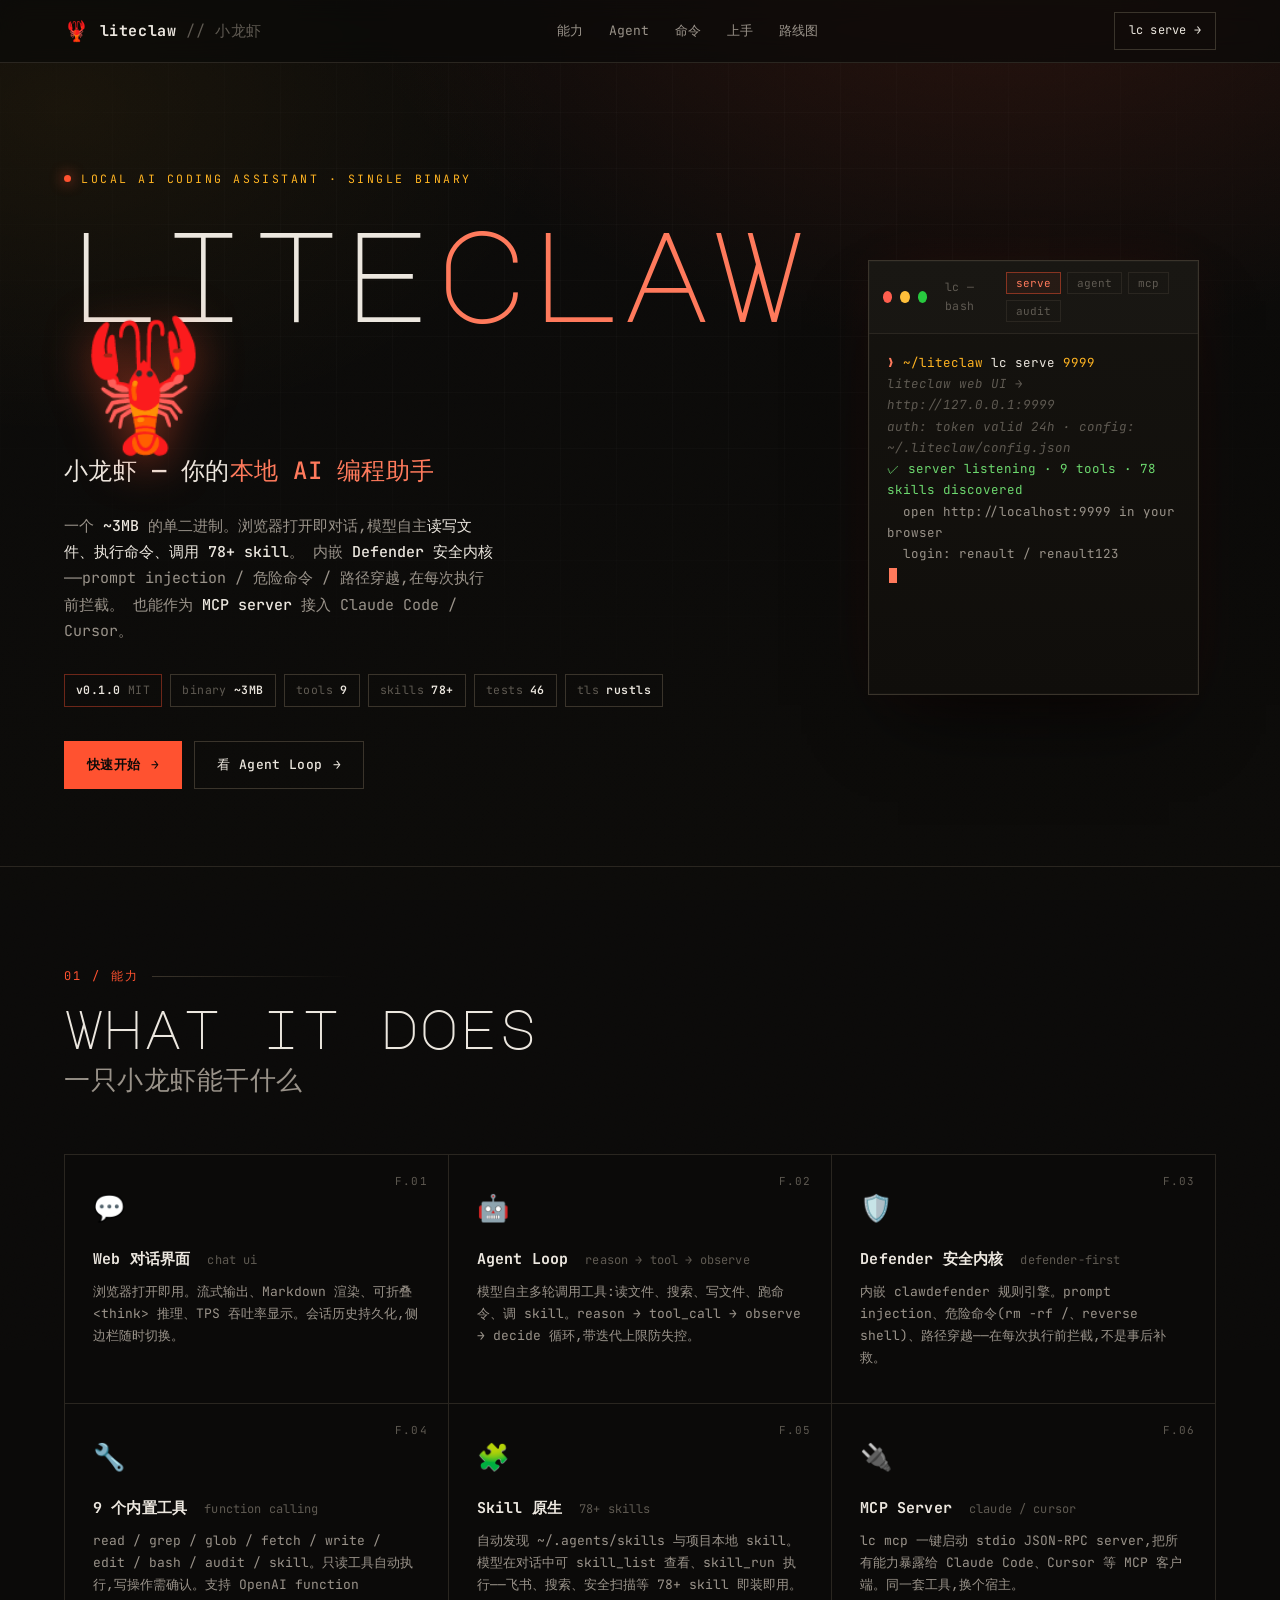
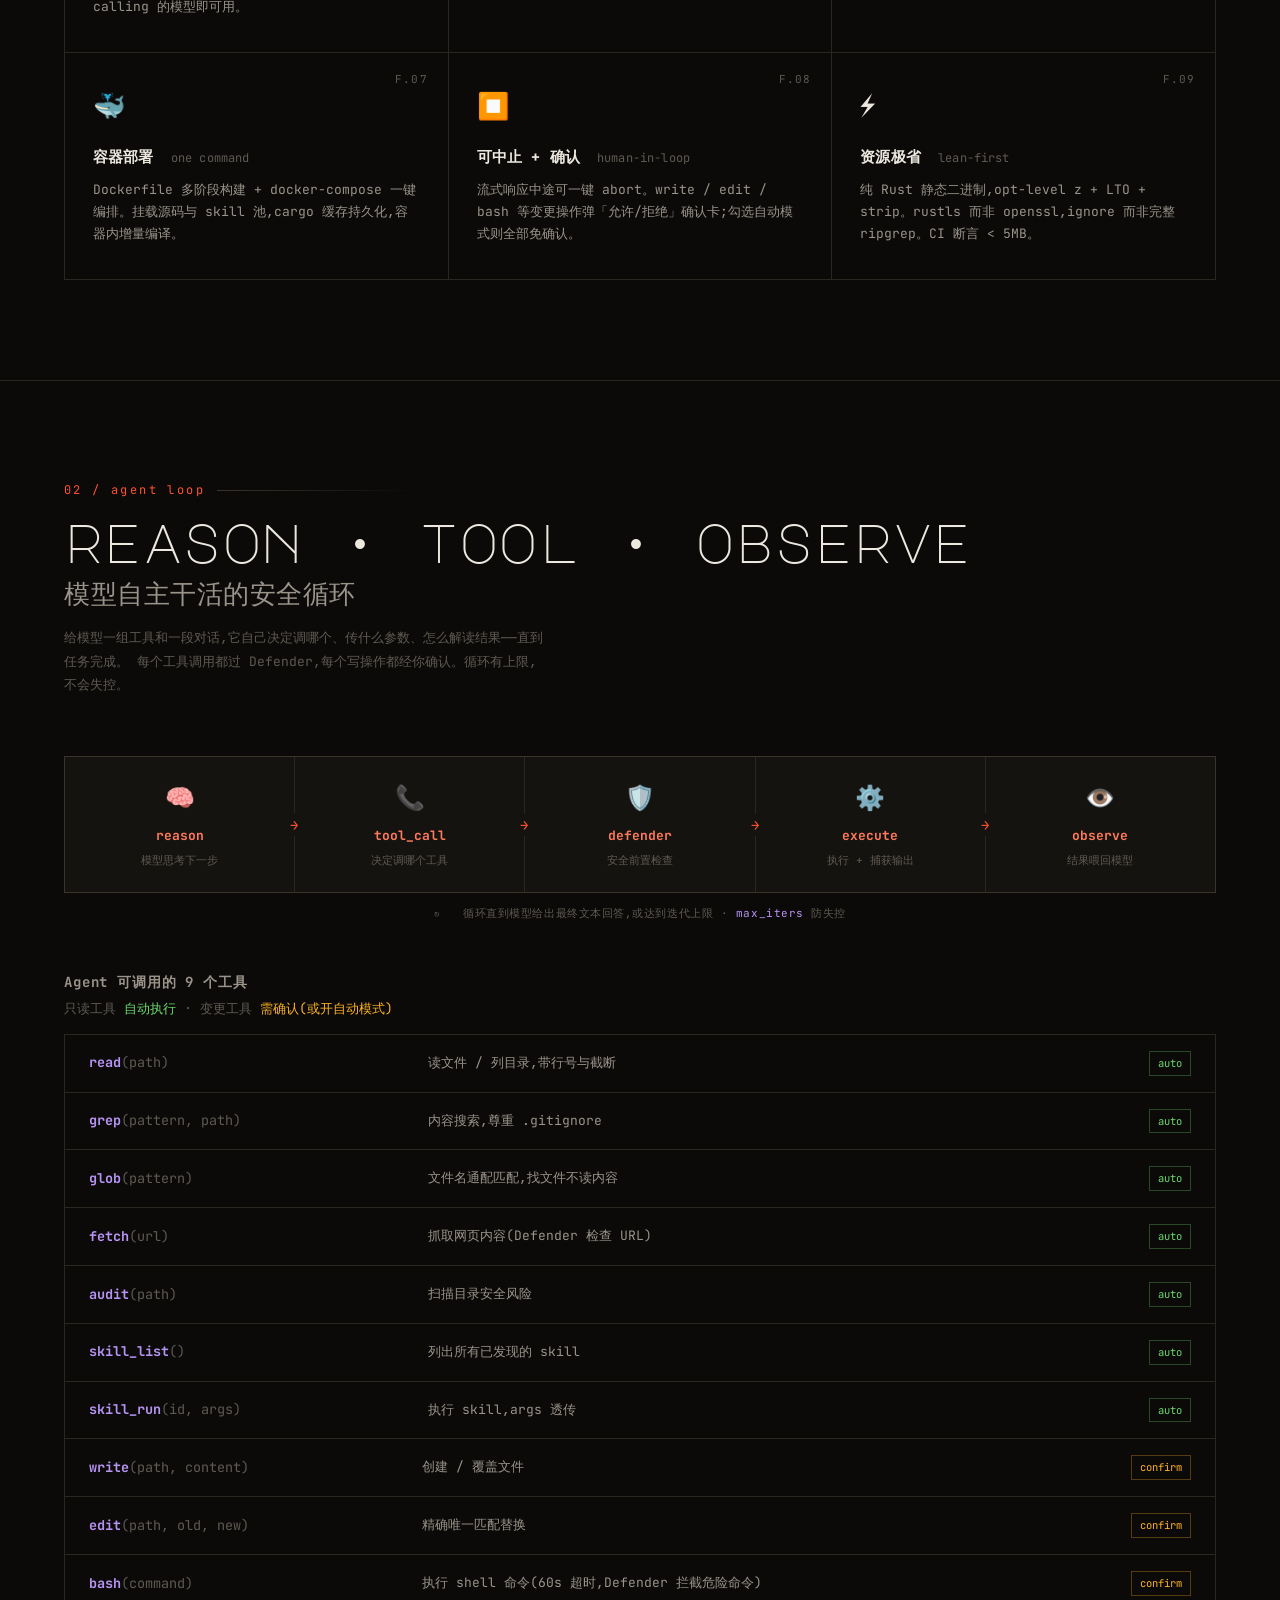
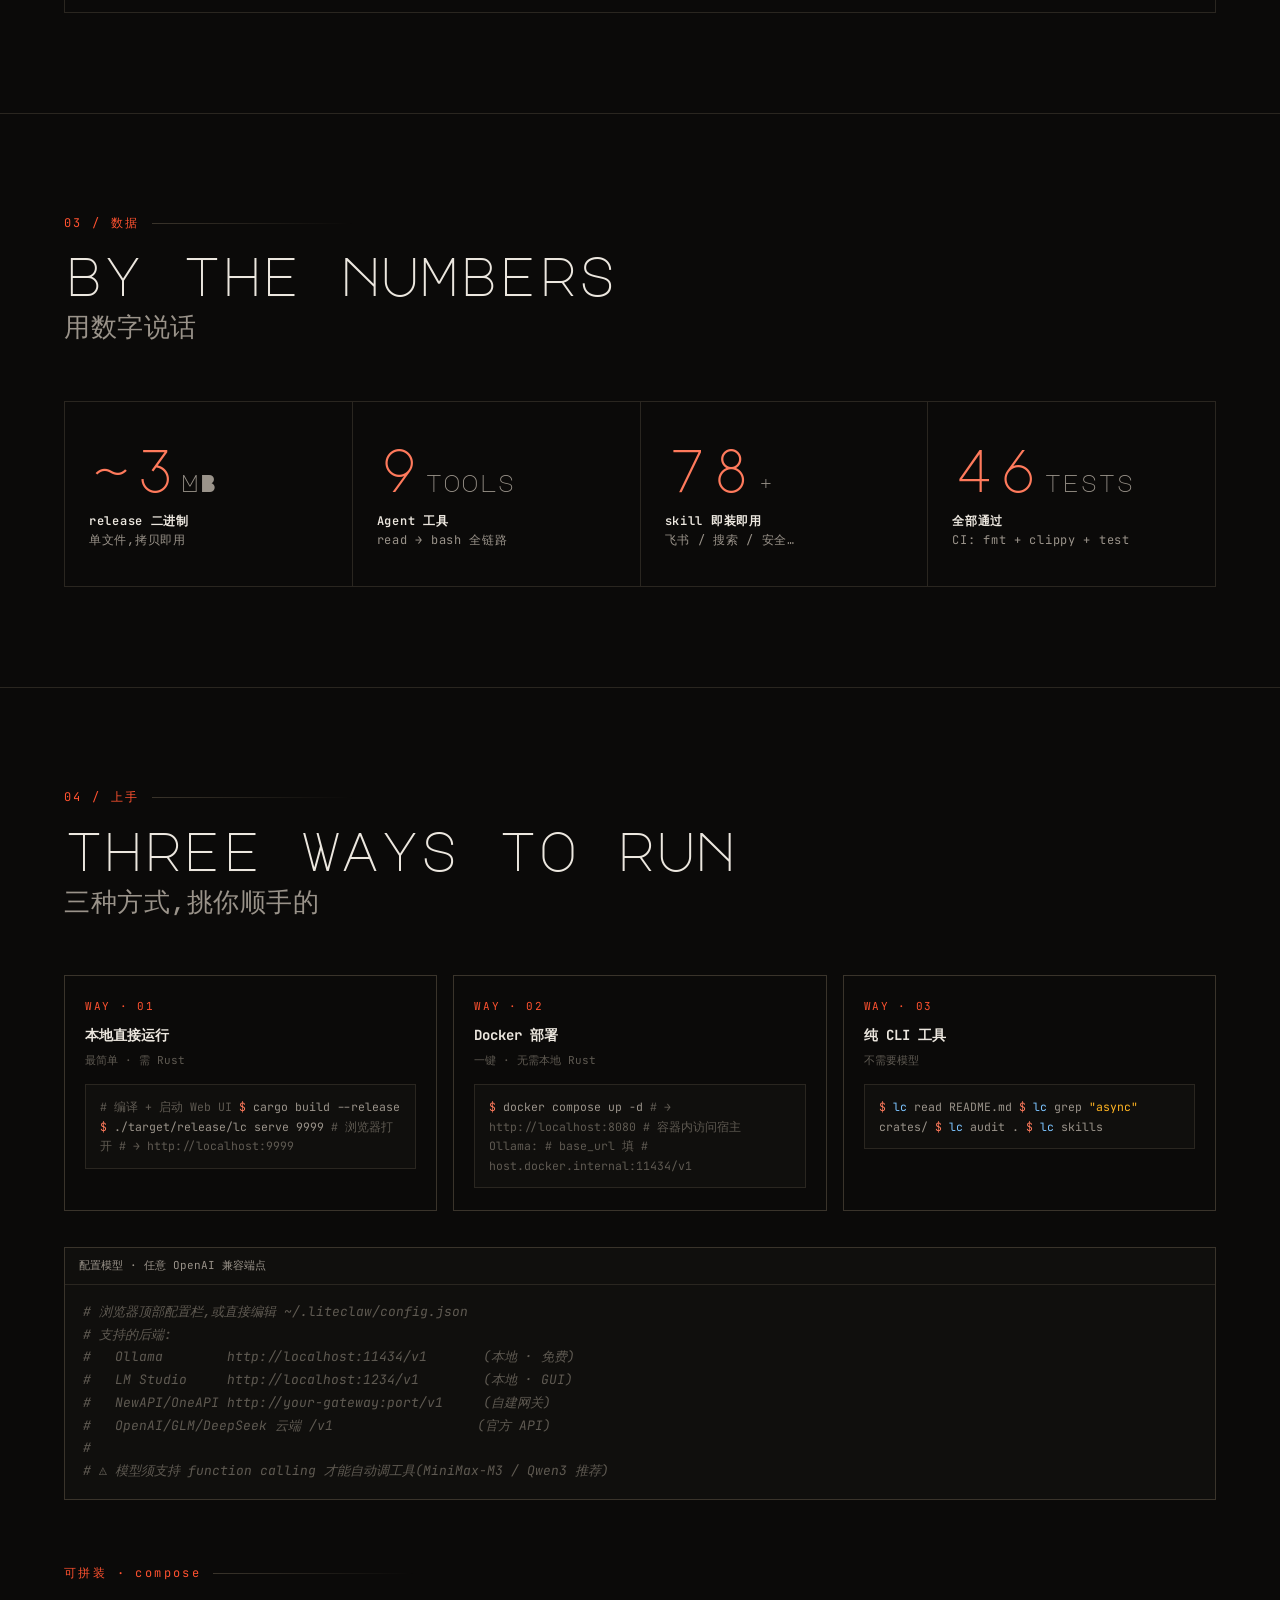
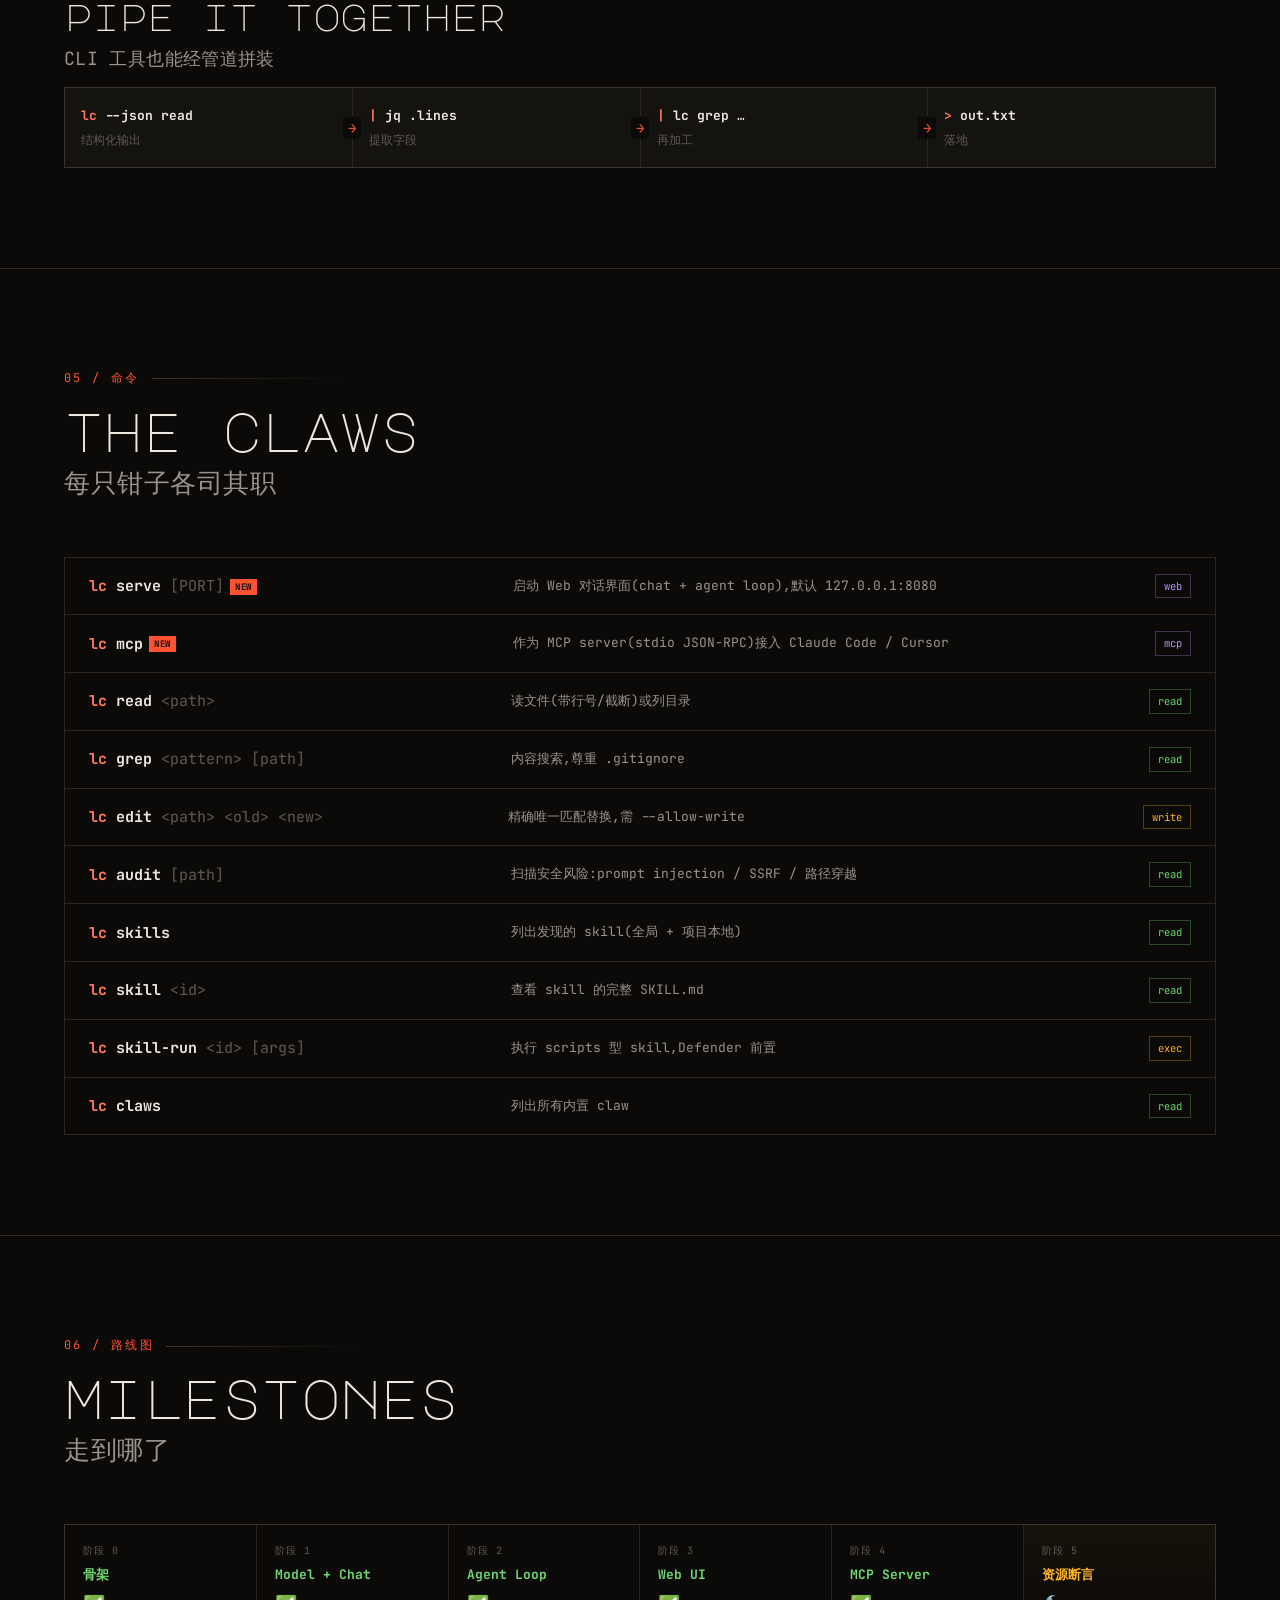
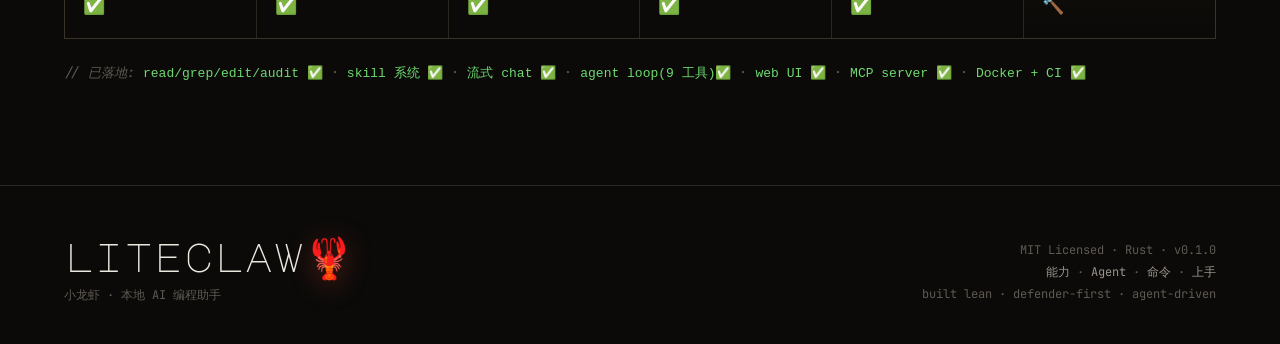
<file: docs/index.html>
<!DOCTYPE html>
<html lang="zh-CN">
<head>
<meta charset="UTF-8">
<meta name="viewport" content="width=device-width, initial-scale=1.0">
<title>liteclaw 🦞 — 小龙虾 · 本地 AI 编程助手</title>
<meta name="description" content="liteclaw 是一个 ~3MB 的单二进制本地 AI 编程助手。内含 Web 对话界面 + Agent Loop(模型自动读写文件、执行命令、调用 skill)+ Defender 安全内核。">
<link rel="preconnect" href="https://fonts.googleapis.com">
<link rel="preconnect" href="https://fonts.gstatic.com" crossorigin>
<link href="https://fonts.googleapis.com/css2?family=JetBrains+Mono:ital,wght@0,300;0,400;0,500;0,700;0,800;1,400&family=Major+Mono+Display&family=Newsreader:ital,opsz,wght@0,6..72,400;0,6..72,500;1,6..72,400&display=swap" rel="stylesheet">
<style>
/* ============================================================
   liteclaw — terminal-brutalist + lobster-warm aesthetic
   ============================================================ */

:root{
  --bg:        #0b0a09;
  --bg-2:      #100f0d;
  --panel:     #15130f;
  --panel-2:   #1b1813;
  --line:      #2a2620;
  --line-2:    #3a342b;
  --ink:       #ece7df;
  --ink-dim:   #9a938a;
  --ink-faint: #5f5a52;
  --red:       #ff5230;   /* lobster */
  --red-deep:  #c8351c;
  --red-soft:  #ff7a5c;
  --amber:     #ffb422;
  --amber-2:   #f59e0b;
  --green:     #6dd96f;   /* terminal green, sparingly */
  --blue:      #7cc4ff;
  --violet:    #b794f4;
  --maxw: 1280px;
  --pad: clamp(20px, 5vw, 72px);
}

*{ box-sizing:border-box; margin:0; padding:0; }
html{ scroll-behavior:smooth; }
body{
  background: var(--bg);
  color: var(--ink);
  font-family: 'JetBrains Mono', ui-monospace, monospace;
  font-weight: 400; font-size: 15px; line-height: 1.6;
  -webkit-font-smoothing: antialiased;
  text-rendering: optimizeLegibility;
  overflow-x: hidden; position: relative;
}

/* atmosphere */
body::before{
  content:""; position: fixed; inset:0; z-index:0; pointer-events:none;
  background:
    radial-gradient(1100px 700px at 78% -8%, rgba(255,82,48,0.13), transparent 60%),
    radial-gradient(900px 600px at 5% 12%, rgba(255,180,34,0.06), transparent 55%),
    linear-gradient(180deg, #0b0a09 0%, #0c0b09 100%);
}
body::after{
  content:""; position: fixed; inset:0; z-index:0; pointer-events:none;
  background-image:
    linear-gradient(rgba(255,255,255,0.018) 1px, transparent 1px),
    linear-gradient(90deg, rgba(255,255,255,0.018) 1px, transparent 1px);
  background-size: 56px 56px;
  mask-image: radial-gradient(ellipse 80% 60% at 50% 30%, #000 30%, transparent 90%);
}
.grain{
  position: fixed; inset:-50%; z-index:1; pointer-events:none;
  opacity:.05; mix-blend-mode: overlay;
  background-image: url("data:image/svg+xml;utf8,<svg xmlns='http://www.w3.org/2000/svg' width='160' height='160'><filter id='n'><feTurbulence type='fractalNoise' baseFrequency='0.9' numOctaves='3' stitchTiles='stitch'/></filter><rect width='100%' height='100%' filter='url(%23n)' opacity='0.9'/></svg>");
  animation: grain 8s steps(6) infinite;
}
@keyframes grain{
  0%{transform:translate(0,0)} 20%{transform:translate(-4%,3%)} 40%{transform:translate(3%,-4%)}
  60%{transform:translate(-3%,-3%)} 80%{transform:translate(4%,2%)} 100%{transform:translate(0,0)}
}

::selection{ background: var(--red); color:#0b0a09; }
::-webkit-scrollbar{ width:11px; height:11px;}
::-webkit-scrollbar-track{ background: var(--bg);}
::-webkit-scrollbar-thumb{ background:#2c2820; border:2px solid var(--bg); border-radius:0;}
::-webkit-scrollbar-thumb:hover{ background: var(--red-deep);}
a{ color: inherit; }
.wrap{ max-width: var(--maxw); margin:0 auto; padding:0 var(--pad); position:relative; z-index:2; }

/* ---------- NAV ---------- */
nav{
  position: sticky; top:0; z-index:50;
  background: rgba(11,10,9,0.72);
  backdrop-filter: blur(12px) saturate(120%);
  border-bottom: 1px solid var(--line);
}
.nav-inner{
  max-width: var(--maxw); margin:0 auto; padding: 0 var(--pad);
  display:flex; align-items:center; justify-content:space-between; height: 62px;
}
.brand{ display:flex; align-items:center; gap:10px; font-weight:700; letter-spacing:.04em; }
.brand .mark{ font-size:20px; }
.brand b{ color: var(--ink); }
.brand span{ color: var(--ink-faint); font-weight:400; }
.nav-links{ display:flex; gap:26px; align-items:center; font-size:13px; color: var(--ink-dim);}
.nav-links a{ text-decoration:none; transition:color .15s; }
.nav-links a:hover{ color: var(--red-soft); }
.nav-cta{
  font-size:12px; text-decoration:none; color:var(--ink);
  border:1px solid var(--line-2); padding:8px 14px;
  transition: all .18s; letter-spacing:.02em;
}
.nav-cta:hover{ border-color: var(--red); color: var(--red-soft); background:rgba(255,82,48,.06); }
@media(max-width:820px){ .nav-links{ display:none; } }

/* ---------- HERO ---------- */
.hero{ padding: clamp(56px, 8vw, 110px) 0 clamp(50px,6vw,80px); position:relative; }
.hero-grid{
  display:grid; grid-template-columns: 1.05fr .95fr;
  gap: clamp(30px, 5vw, 64px); align-items: center;
}
@media(max-width: 940px){ .hero-grid{ grid-template-columns:1fr; } }

.eyebrow{
  display:inline-flex; align-items:center; gap:10px;
  font-size:11.5px; letter-spacing:.22em; text-transform:uppercase;
  color: var(--amber); margin-bottom: 26px;
}
.eyebrow .dot{ width:7px; height:7px; background:var(--red); border-radius:50%;
  box-shadow:0 0 14px var(--red); animation: pulse 2.2s ease-in-out infinite; }
@keyframes pulse{ 0%,100%{opacity:1} 50%{opacity:.35} }

h1.title{
  font-family:'Major Mono Display', monospace; font-weight:400;
  font-size: clamp(50px, 10vw, 130px); line-height: .9; letter-spacing: -.02em;
  color: var(--ink); margin-bottom: 8px;
}
h1.title .lobster{ display:inline-block; transform: translateY(-.06em);
  filter: drop-shadow(0 6px 22px rgba(255,82,48,.5)); }
.sub-cn{
  font-size: clamp(17px, 2.2vw, 24px); color: var(--ink); font-weight:500;
  letter-spacing:.02em; margin-top: 6px;
}
.sub-cn em{ font-style:normal; color: var(--red-soft); }
.lede{
  margin-top: 22px; max-width: 48ch; color: var(--ink-dim);
  font-size: 15px; line-height:1.75;
}
.lede b{ color: var(--ink); font-weight:500; }

.meta-row{ display:flex; flex-wrap:wrap; gap:8px; margin-top: 30px; }
.tag{
  font-size:11.5px; letter-spacing:.04em;
  border:1px solid var(--line-2); padding: 6px 11px; color: var(--ink-dim);
  display:inline-flex; align-items:center; gap:7px;
}
.tag b{ color: var(--ink); font-weight:600; }
.tag .k{ color: var(--ink-faint); }
.tag.accent{ border-color: rgba(255,82,48,.4); color: var(--red-soft); }

.cta-row{ display:flex; gap:12px; margin-top: 34px; flex-wrap:wrap; }
.btn{
  font-family:inherit; font-size:13px; font-weight:500; text-decoration:none;
  letter-spacing:.03em; padding: 13px 22px; border:1px solid var(--line-2);
  color: var(--ink); display:inline-flex; align-items:center; gap:10px;
  transition: all .2s; cursor:pointer; background:transparent;
}
.btn:hover{ border-color: var(--red); color: var(--red-soft); transform: translateY(-1px); }
.btn-primary{ background: var(--red); border-color: var(--red); color:#0b0a09; font-weight:700; }
.btn-primary:hover{ background: var(--red-soft); border-color: var(--red-soft); color:#0b0a09; box-shadow:0 10px 30px -8px rgba(255,82,48,.5); }
.btn .arr{ transition: transform .2s; }
.btn:hover .arr{ transform: translateX(3px); }

/* ---------- TERMINAL ---------- */
.term{
  background: linear-gradient(180deg, #15130f, #100e0b);
  border:1px solid var(--line-2);
  box-shadow: 0 40px 80px -30px rgba(0,0,0,.8), 0 0 0 1px rgba(255,255,255,.02) inset, 0 0 60px -10px rgba(255,82,48,.08);
  overflow:hidden; transform: rotate(.4deg);
}
.term-bar{
  display:flex; align-items:center; gap:8px; padding: 11px 14px;
  border-bottom:1px solid var(--line); background: rgba(255,255,255,.015);
}
.tl{ width:12px; height:12px; border-radius:50%; }
.tl.r{ background:#ff5e4e; } .tl.y{ background:#ffbf3a; } .tl.g{ background:#28c93f; }
.term-title{ margin-left:10px; font-size:11.5px; color: var(--ink-faint); letter-spacing:.04em; }
.term-tabs{ margin-left:auto; display:flex; gap:6px; flex-wrap:wrap; }
.term-tab{
  font-size:11px; color: var(--ink-faint); padding: 3px 9px;
  border:1px solid var(--line); cursor:pointer; transition: all .15s;
  background:transparent; font-family:inherit;
}
.term-tab:hover{ color: var(--ink-dim); }
.term-tab.active{ color: var(--red-soft); border-color: rgba(255,82,48,.45); background:rgba(255,82,48,.06);}
.term-body{
  padding: 18px 18px 20px; font-size: 12.5px; line-height: 1.7;
  min-height: 360px; max-height: 400px; overflow:auto;
}
.term-line{ white-space:pre-wrap; word-break: break-word; }
.prmpt{ color: var(--red-soft); }
.prmpt .path{ color: var(--amber); }
.cmd{ color: var(--ink); }
.cmd .flag{ color: var(--green); }
.cmd .str{ color: var(--amber); }
.out{ color: var(--ink-dim); }
.out .ln{ color: var(--ink-faint); user-select:none; display:inline-block; width:2.4em; text-align:right; margin-right:14px; }
.out .kw{ color: var(--blue); }
.ok{ color: var(--green); }
.warn{ color: var(--amber); }
.bad{ color: var(--red-soft); }
.cmt{ color: var(--ink-faint); font-style: italic; }
.tool{ color: var(--violet); }
.cursor{
  display:inline-block; width:8px; height:15px; background: var(--red-soft);
  vertical-align: text-bottom; margin-left:2px; animation: blink 1s steps(2) infinite;
}
@keyframes blink{ 0%,50%{opacity:1} 50.01%,100%{opacity:0} }

/* ---------- SECTIONS ---------- */
section{ position:relative; z-index:2; }
.sec{ padding: clamp(56px, 8vw, 100px) 0; border-top:1px solid var(--line); }
.sec-head{ margin-bottom: clamp(36px, 5vw, 60px); }
.sec-num{
  font-size:12px; letter-spacing:.2em; color: var(--red);
  display:flex; align-items:center; gap:12px; margin-bottom:14px;
}
.sec-num::after{ content:""; height:1px; flex:1; background:linear-gradient(90deg,var(--line-2),transparent); max-width:200px;}
.sec-title{
  font-family:'Major Mono Display', monospace; font-weight:400;
  font-size: clamp(28px, 5vw, 54px); line-height:1; letter-spacing:-.01em;
}
.sec-title .cn{ font-family:'JetBrains Mono',monospace; font-size:.48em; color: var(--ink-dim); display:block; margin-top:14px; letter-spacing:.02em; font-weight:400;}
.sec-sub{ color: var(--ink-faint); font-size:13px; margin-top:18px; max-width:60ch; line-height:1.8; }

/* ---------- FEATURES ---------- */
.feat-grid{
  display:grid; grid-template-columns: repeat(3, 1fr);
  gap:1px; background: var(--line); border:1px solid var(--line);
}
@media(max-width:880px){ .feat-grid{ grid-template-columns: repeat(2,1fr);} }
@media(max-width:560px){ .feat-grid{ grid-template-columns: 1fr;} }
.feat{
  background: var(--bg); padding: 32px 28px 34px; position:relative; overflow:hidden; transition: background .2s;
}
.feat:hover{ background: var(--panel); }
.feat::before{
  content:""; position:absolute; left:0; top:0; height:2px; width:0;
  background: var(--red); transition: width .35s ease;
}
.feat:hover::before{ width:100%; }
.feat-ico{ font-size:26px; margin-bottom:18px; display:block; filter: saturate(1.1); }
.feat h3{ font-size:15px; font-weight:700; margin-bottom:10px; letter-spacing:.01em; }
.feat h3 .en{ color: var(--ink-faint); font-weight:400; font-size:12px; margin-left:8px;}
.feat p{ color: var(--ink-dim); font-size:13px; line-height:1.7; }
.feat .n{ position:absolute; top:18px; right:20px; font-size:11px; color: var(--ink-faint); letter-spacing:.1em; }

/* ---------- STATS ---------- */
.stats{
  display:grid; grid-template-columns: repeat(4,1fr);
  gap:1px; background: var(--line); border:1px solid var(--line);
}
@media(max-width:760px){ .stats{ grid-template-columns: repeat(2,1fr);} }
.stat{ background: var(--bg); padding: 36px 24px; position:relative; }
.stat .big{
  font-family:'Major Mono Display', monospace; font-size: clamp(36px,5.5vw,60px);
  line-height:1; color: var(--red-soft);
}
.stat .big .unit{ font-size:.4em; color: var(--ink-dim); margin-left:4px; }
.stat .lbl{ margin-top:14px; font-size:12px; color: var(--ink-dim); letter-spacing:.06em; }
.stat .lbl b{ color: var(--ink); font-weight:600; }

/* ---------- AGENT LOOP DIAGRAM ---------- */
.loop{
  display:flex; align-items:stretch; gap:0; flex-wrap:wrap;
  border:1px solid var(--line-2); margin-top: 20px; background: var(--panel);
}
.loop-node{
  flex:1; min-width:140px; padding: 22px 18px; border-right:1px solid var(--line); position:relative; text-align:center;
}
.loop-node:last-child{ border-right:none; }
.loop-node .ln-ico{ font-size:24px; margin-bottom:8px; }
.loop-node .ln-name{ font-weight:700; color: var(--ink); font-size:13px; }
.loop-node .ln-name .hl{ color: var(--red-soft); }
.loop-node .ln-desc{ font-size:11px; color: var(--ink-faint); margin-top:6px; }
.loop-node::after{
  content:"→"; position:absolute; right:-9px; top:50%; transform:translateY(-50%);
  color: var(--red); z-index:3; background: var(--panel); width:18px; text-align:center; font-size:14px;
}
.loop-node:last-child::after{ display:none; }
.loop-back{
  margin-top:12px; text-align:center; font-size:11px; color: var(--ink-faint);
  letter-spacing:.05em;
}
.loop-back .hl{ color: var(--violet); }

/* ---------- TOOL TABLE ---------- */
.tool-table{ border:1px solid var(--line); overflow:hidden; }
.tool-row{
  display:grid; grid-template-columns: 1fr 2.2fr auto;
  align-items:center; gap: 20px; padding: 16px 24px;
  border-bottom:1px solid var(--line); transition: background .15s;
}
.tool-row:last-child{ border-bottom:none; }
.tool-row:hover{ background: var(--panel); }
.tool-name{ font-weight:700; color: var(--ink); font-size:13.5px; }
.tool-name .fn{ color: var(--violet); }
.tool-name .arg{ color: var(--ink-faint); font-weight:400; }
.tool-desc{ color: var(--ink-dim); font-size:13px; }
.tool-badge{ font-size:10.5px; padding:3px 8px; white-space:nowrap; border:1px solid; }
.tool-badge.auto{ color: var(--green); border-color: rgba(109,217,111,.3); }
.tool-badge.confirm{ color: var(--amber); border-color: rgba(255,180,34,.3); }
@media(max-width:720px){ .tool-row{ grid-template-columns:1fr; gap:6px; padding:16px 18px;} }

/* ---------- CMD TABLE (reuse tool styles) ---------- */
.cmd-table{ border:1px solid var(--line); overflow:hidden; }
.cmd-row{
  display:grid; grid-template-columns: 1.3fr 2fr auto;
  align-items:center; gap: 20px; padding: 16px 24px;
  border-bottom:1px solid var(--line); transition: background .15s;
}
.cmd-row:last-child{ border-bottom:none; }
.cmd-row:hover{ background: var(--panel); }
.cmd-name{ font-weight:700; color: var(--ink); }
.cmd-name .lc{ color: var(--red-soft); }
.cmd-name .arg{ color: var(--ink-faint); font-weight:400; }
.cmd-name .new{ font-size:9px; color:var(--bg); background:var(--red); padding:2px 5px; margin-left:6px; letter-spacing:.06em; vertical-align:middle;}
.cmd-desc{ color: var(--ink-dim); font-size:13px; }
.cmd-flag{ font-size:10.5px; color: var(--ink-faint); border:1px solid var(--line-2); padding:3px 8px; white-space:nowrap; }
.cmd-flag.r{ color: var(--green); border-color: rgba(109,217,111,.3); }
.cmd-flag.w{ color: var(--amber); border-color: rgba(255,180,34,.3); }
.cmd-flag.n{ color: var(--violet); border-color: rgba(183,148,244,.3); }
@media(max-width:720px){ .cmd-row{ grid-template-columns:1fr; gap:6px; padding:16px 18px;} }

/* ---------- CODE BLOCKS ---------- */
.codeblock{ background: #100f0d; border:1px solid var(--line-2); margin: 14px 0; overflow:auto; }
.codeblock .cb-bar{
  display:flex; align-items:center; gap:10px; padding: 9px 14px;
  border-bottom:1px solid var(--line); font-size:11px; color: var(--ink-faint);
}
.codeblock .cb-bar .fname{ color: var(--ink-dim); }
.codeblock pre{
  padding: 16px 18px; font-family:'JetBrains Mono',monospace;
  font-size:13px; line-height:1.75; color: var(--ink-dim);
}
.codeblock .c-sh{ color: var(--red-soft); }
.codeblock .c-cm{ color: var(--ink-faint); font-style:italic; }
.codeblock .c-fl{ color: var(--green); }
.codeblock .c-st{ color: var(--amber); }
.codeblock .c-kw{ color: var(--blue); }

/* ---------- PIPE ---------- */
.pipe{ display:flex; align-items:stretch; gap:0; flex-wrap:wrap; border:1px solid var(--line-2); margin-top: 20px; }
.pipe-node{ flex:1; min-width:130px; padding: 18px 16px; background: var(--panel); border-right:1px solid var(--line); position:relative; }
.pipe-node:last-child{ border-right:none; }
.pipe-node .pn-name{ font-weight:700; color: var(--ink); font-size:13px; }
.pipe-node .pn-name .lc{ color: var(--red-soft); }
.pipe-node .pn-desc{ font-size:11.5px; color: var(--ink-faint); margin-top:4px; }
.pipe-node::after{
  content:"→"; position:absolute; right:-9px; top:50%; transform:translateY(-50%);
  color: var(--red); z-index:3; background: var(--bg); width:18px; text-align:center; font-size:14px;
}
.pipe-node:last-child::after{ display:none; }

/* ---------- WAY TABS (3 run modes) ---------- */
.ways{ display:grid; grid-template-columns: repeat(3,1fr); gap: 16px; }
@media(max-width:820px){ .ways{ grid-template-columns:1fr; } }
.way{
  border:1px solid var(--line-2); padding: 22px 20px; background: var(--bg);
  transition: all .2s; position:relative;
}
.way:hover{ border-color: var(--red); transform: translateY(-2px); }
.way .w-num{ font-size:11px; color: var(--red); letter-spacing:.15em; margin-bottom:8px; }
.way h4{ font-size:14px; font-weight:700; margin-bottom:6px; }
.way .w-tag{ font-size:11px; color: var(--ink-faint); margin-bottom:14px; }
.way .w-code{
  background:#100f0d; border:1px solid var(--line); padding:12px 14px;
  font-size:11.5px; line-height:1.7; color: var(--ink-dim); overflow:auto;
}
.way .w-code .c-sh{ color: var(--red-soft); } .way .w-code .c-cm{ color: var(--ink-faint); }
.way .w-code .c-fl{ color: var(--green); } .way .w-code .c-kw{ color: var(--blue); }
.way .w-code .c-st{ color: var(--amber); }

/* ---------- ROADMAP ---------- */
.road{ display:flex; flex-wrap:wrap; gap:0; border:1px solid var(--line-2); margin-top:20px; }
.road-item{
  flex:1; min-width:150px; padding: 18px 18px; border-right:1px solid var(--line);
  position:relative;
}
.road-item:last-child{ border-right:none; }
.road-item .ri-stage{ font-size:10px; color: var(--ink-faint); letter-spacing:.1em; }
.road-item .ri-name{ font-size:13px; font-weight:700; margin: 6px 0; color: var(--ink-dim); }
.road-item .ri-status{ font-size:18px; }
.road-item.done .ri-name{ color: var(--green); }
.road-item.cur .ri-name{ color: var(--amber); }
.road-item.cur{ background: linear-gradient(180deg, rgba(255,180,34,.05), transparent); }
@media(max-width:700px){ .road-item{ border-right:none; border-bottom:1px solid var(--line);} }

/* ---------- FOOTER ---------- */
footer{ border-top:1px solid var(--line); padding: 50px 0 40px; position:relative; z-index:2; }
.foot-inner{ display:flex; justify-content:space-between; align-items:flex-end; gap:30px; flex-wrap:wrap; }
.foot-brand{ font-family:'Major Mono Display',monospace; font-size:40px; line-height:1; }
.foot-brand .lobster{ filter: drop-shadow(0 4px 14px rgba(255,82,48,.4)); }
.foot-meta{ color: var(--ink-faint); font-size:12px; line-height:1.8; text-align:right; }
.foot-meta a{ color: var(--ink-dim); text-decoration:none; }
.foot-meta a:hover{ color: var(--red-soft); }

/* ---------- reveal ---------- */
.reveal{ opacity:0; transform: translateY(24px); transition: opacity .7s ease, transform .7s ease; }
.reveal.in{ opacity:1; transform:none; }
@media(prefers-reduced-motion: reduce){
  .reveal{ opacity:1; transform:none; transition:none; }
  .grain{ display:none; }
  .cursor, .eyebrow .dot{ animation:none; }
}
</style>
</head>
<body>
<div class="grain" aria-hidden="true"></div>

<!-- ===================== NAV ===================== -->
<nav>
  <div class="nav-inner">
    <div class="brand"><span class="mark">🦞</span><b>liteclaw</b><span>// 小龙虾</span></div>
    <div class="nav-links">
      <a href="#features">能力</a>
      <a href="#agent">Agent</a>
      <a href="#commands">命令</a>
      <a href="#start">上手</a>
      <a href="#roadmap">路线图</a>
    </div>
    <a class="nav-cta" href="#start">lc serve →</a>
  </div>
</nav>

<!-- ===================== HERO ===================== -->
<header class="hero">
  <div class="wrap hero-grid">
    <div>
      <div class="eyebrow reveal"><span class="dot"></span> local AI coding assistant · single binary</div>
      <h1 class="title reveal">lite<span style="color:var(--red-soft)">claw</span><span class="lobster">🦞</span></h1>
      <div class="sub-cn reveal">小龙虾 — 你的<em>本地 AI 编程助手</em></div>
      <p class="lede reveal">
        一个 <b>~3MB</b> 的单二进制。浏览器打开即对话,模型自主<b>读写文件、执行命令、调用 78+ skill</b>。
        内嵌 <b>Defender 安全内核</b>——prompt injection / 危险命令 / 路径穿越,在每次执行前拦截。
        也能作为 <b>MCP server</b> 接入 Claude Code / Cursor。
      </p>

      <div class="meta-row reveal">
        <span class="tag accent"><b>v0.1.0</b> <span class="k">MIT</span></span>
        <span class="tag"><span class="k">binary</span> <b>~3MB</b></span>
        <span class="tag"><span class="k">tools</span> <b>9</b></span>
        <span class="tag"><span class="k">skills</span> <b>78+</b></span>
        <span class="tag"><span class="k">tests</span> <b>46</b></span>
        <span class="tag"><span class="k">tls</span> <b>rustls</b></span>
      </div>

      <div class="cta-row reveal">
        <a class="btn btn-primary" href="#start">快速开始 <span class="arr">→</span></a>
        <a class="btn" href="#agent">看 Agent Loop <span class="arr">→</span></a>
      </div>
    </div>

    <!-- TERMINAL DEMO -->
    <div class="term reveal" id="term">
      <div class="term-bar">
        <span class="tl r"></span><span class="tl y"></span><span class="tl g"></span>
        <span class="term-title">lc — bash</span>
        <div class="term-tabs" id="termTabs">
          <button class="term-tab active" data-demo="serve">serve</button>
          <button class="term-tab" data-demo="agent">agent</button>
          <button class="term-tab" data-demo="mcp">mcp</button>
          <button class="term-tab" data-demo="audit">audit</button>
        </div>
      </div>
      <div class="term-body" id="termBody"></div>
    </div>
  </div>
</header>

<!-- ===================== FEATURES ===================== -->
<section class="sec" id="features">
  <div class="wrap">
    <div class="sec-head reveal">
      <div class="sec-num">01 / 能力</div>
      <h2 class="sec-title">what it does<span class="cn">一只小龙虾能干什么</span></h2>
    </div>
    <div class="feat-grid">
      <div class="feat reveal">
        <span class="n">F.01</span><span class="feat-ico">💬</span>
        <h3>Web 对话界面 <span class="en">chat ui</span></h3>
        <p>浏览器打开即用。流式输出、Markdown 渲染、可折叠 &lt;think&gt; 推理、TPS 吞吐率显示。会话历史持久化,侧边栏随时切换。</p>
      </div>
      <div class="feat reveal">
        <span class="n">F.02</span><span class="feat-ico">🤖</span>
        <h3>Agent Loop <span class="en">reason → tool → observe</span></h3>
        <p>模型自主多轮调用工具:读文件、搜索、写文件、跑命令、调 skill。reason → tool_call → observe → decide 循环,带迭代上限防失控。</p>
      </div>
      <div class="feat reveal">
        <span class="n">F.03</span><span class="feat-ico">🛡️</span>
        <h3>Defender 安全内核 <span class="en">defender-first</span></h3>
        <p>内嵌 clawdefender 规则引擎。prompt injection、危险命令(rm -rf /、reverse shell)、路径穿越——在每次执行前拦截,不是事后补救。</p>
      </div>
      <div class="feat reveal">
        <span class="n">F.04</span><span class="feat-ico">🔧</span>
        <h3>9 个内置工具 <span class="en">function calling</span></h3>
        <p>read / grep / glob / fetch / write / edit / bash / audit / skill。只读工具自动执行,写操作需确认。支持 OpenAI function calling 的模型即可用。</p>
      </div>
      <div class="feat reveal">
        <span class="n">F.05</span><span class="feat-ico">🧩</span>
        <h3>Skill 原生 <span class="en">78+ skills</span></h3>
        <p>自动发现 ~/.agents/skills 与项目本地 skill。模型在对话中可 skill_list 查看、skill_run 执行——飞书、搜索、安全扫描等 78+ skill 即装即用。</p>
      </div>
      <div class="feat reveal">
        <span class="n">F.06</span><span class="feat-ico">🔌</span>
        <h3>MCP Server <span class="en">claude / cursor</span></h3>
        <p>lc mcp 一键启动 stdio JSON-RPC server,把所有能力暴露给 Claude Code、Cursor 等 MCP 客户端。同一套工具,换个宿主。</p>
      </div>
      <div class="feat reveal">
        <span class="n">F.07</span><span class="feat-ico">🐳</span>
        <h3>容器部署 <span class="en">one command</span></h3>
        <p>Dockerfile 多阶段构建 + docker-compose 一键编排。挂载源码与 skill 池,cargo 缓存持久化,容器内增量编译。</p>
      </div>
      <div class="feat reveal">
        <span class="n">F.08</span><span class="feat-ico">⏹️</span>
        <h3>可中止 + 确认 <span class="en">human-in-loop</span></h3>
        <p>流式响应中途可一键 abort。write / edit / bash 等变更操作弹「允许/拒绝」确认卡;勾选自动模式则全部免确认。</p>
      </div>
      <div class="feat reveal">
        <span class="n">F.09</span><span class="feat-ico">⚡</span>
        <h3>资源极省 <span class="en">lean-first</span></h3>
        <p>纯 Rust 静态二进制,opt-level z + LTO + strip。rustls 而非 openssl,ignore 而非完整 ripgrep。CI 断言 &lt; 5MB。</p>
      </div>
    </div>
  </div>
</section>

<!-- ===================== AGENT LOOP ===================== -->
<section class="sec" id="agent">
  <div class="wrap">
    <div class="sec-head reveal">
      <div class="sec-num">02 / agent loop</div>
      <h2 class="sec-title">reason · tool · observe<span class="cn">模型自主干活的安全循环</span></h2>
      <p class="sec-sub">
        给模型一组工具和一段对话,它自己决定调哪个、传什么参数、怎么解读结果——直到任务完成。
        每个工具调用都过 Defender,每个写操作都经你确认。循环有上限,不会失控。
      </p>
    </div>

    <div class="loop reveal">
      <div class="loop-node">
        <div class="ln-ico">🧠</div>
        <div class="ln-name"><span class="hl">reason</span></div>
        <div class="ln-desc">模型思考下一步</div>
      </div>
      <div class="loop-node">
        <div class="ln-ico">📞</div>
        <div class="ln-name"><span class="hl">tool_call</span></div>
        <div class="ln-desc">决定调哪个工具</div>
      </div>
      <div class="loop-node">
        <div class="ln-ico">🛡️</div>
        <div class="ln-name"><span class="hl">defender</span></div>
        <div class="ln-desc">安全前置检查</div>
      </div>
      <div class="loop-node">
        <div class="ln-ico">⚙️</div>
        <div class="ln-name"><span class="hl">execute</span></div>
        <div class="ln-desc">执行 + 捕获输出</div>
      </div>
      <div class="loop-node">
        <div class="ln-ico">👁️</div>
        <div class="ln-name"><span class="hl">observe</span></div>
        <div class="ln-desc">结果喂回模型</div>
      </div>
    </div>
    <div class="loop-back reveal">↻ &nbsp; 循环直到模型给出最终文本回答,或达到迭代上限 · <span class="hl">max_iters</span> 防失控</div>

    <h3 style="margin: 48px 0 6px; font-size:14px; letter-spacing:.06em; color:var(--ink-dim);">Agent 可调用的 9 个工具</h3>
    <p style="color:var(--ink-faint); font-size:13px;">只读工具 <span style="color:var(--green)">自动执行</span> · 变更工具 <span style="color:var(--amber)">需确认(或开自动模式)</span></p>

    <div class="tool-table reveal" style="margin-top:14px;">
      <div class="tool-row">
        <div class="tool-name"><span class="fn">read</span><span class="arg">(path)</span></div>
        <div class="tool-desc">读文件 / 列目录,带行号与截断</div>
        <div class="tool-badge auto">auto</div>
      </div>
      <div class="tool-row">
        <div class="tool-name"><span class="fn">grep</span><span class="arg">(pattern, path)</span></div>
        <div class="tool-desc">内容搜索,尊重 .gitignore</div>
        <div class="tool-badge auto">auto</div>
      </div>
      <div class="tool-row">
        <div class="tool-name"><span class="fn">glob</span><span class="arg">(pattern)</span></div>
        <div class="tool-desc">文件名通配匹配,找文件不读内容</div>
        <div class="tool-badge auto">auto</div>
      </div>
      <div class="tool-row">
        <div class="tool-name"><span class="fn">fetch</span><span class="arg">(url)</span></div>
        <div class="tool-desc">抓取网页内容(Defender 检查 URL)</div>
        <div class="tool-badge auto">auto</div>
      </div>
      <div class="tool-row">
        <div class="tool-name"><span class="fn">audit</span><span class="arg">(path)</span></div>
        <div class="tool-desc">扫描目录安全风险</div>
        <div class="tool-badge auto">auto</div>
      </div>
      <div class="tool-row">
        <div class="tool-name"><span class="fn">skill_list</span><span class="arg">()</span></div>
        <div class="tool-desc">列出所有已发现的 skill</div>
        <div class="tool-badge auto">auto</div>
      </div>
      <div class="tool-row">
        <div class="tool-name"><span class="fn">skill_run</span><span class="arg">(id, args)</span></div>
        <div class="tool-desc">执行 skill,args 透传</div>
        <div class="tool-badge auto">auto</div>
      </div>
      <div class="tool-row">
        <div class="tool-name"><span class="fn">write</span><span class="arg">(path, content)</span></div>
        <div class="tool-desc">创建 / 覆盖文件</div>
        <div class="tool-badge confirm">confirm</div>
      </div>
      <div class="tool-row">
        <div class="tool-name"><span class="fn">edit</span><span class="arg">(path, old, new)</span></div>
        <div class="tool-desc">精确唯一匹配替换</div>
        <div class="tool-badge confirm">confirm</div>
      </div>
      <div class="tool-row">
        <div class="tool-name"><span class="fn">bash</span><span class="arg">(command)</span></div>
        <div class="tool-desc">执行 shell 命令(60s 超时,Defender 拦截危险命令)</div>
        <div class="tool-badge confirm">confirm</div>
      </div>
    </div>
  </div>
</section>

<!-- ===================== STATS ===================== -->
<section class="sec" id="stats">
  <div class="wrap">
    <div class="sec-head reveal">
      <div class="sec-num">03 / 数据</div>
      <h2 class="sec-title">by the numbers<span class="cn">用数字说话</span></h2>
    </div>
    <div class="stats reveal">
      <div class="stat">
        <div class="big">~3<span class="unit">MB</span></div>
        <div class="lbl"><b>release 二进制</b><br>单文件,拷贝即用</div>
      </div>
      <div class="stat">
        <div class="big">9<span class="unit">tools</span></div>
        <div class="lbl"><b>Agent 工具</b><br>read → bash 全链路</div>
      </div>
      <div class="stat">
        <div class="big">78<span class="unit">+</span></div>
        <div class="lbl"><b>skill 即装即用</b><br>飞书 / 搜索 / 安全…</div>
      </div>
      <div class="stat">
        <div class="big">46<span class="unit">tests</span></div>
        <div class="lbl"><b>全部通过</b><br>CI: fmt + clippy + test</div>
      </div>
    </div>
  </div>
</section>

<!-- ===================== START ===================== -->
<section class="sec" id="start">
  <div class="wrap">
    <div class="sec-head reveal">
      <div class="sec-num">04 / 上手</div>
      <h2 class="sec-title">three ways to run<span class="cn">三种方式,挑你顺手的</span></h2>
    </div>

    <div class="ways reveal">
      <div class="way">
        <div class="w-num">WAY · 01</div>
        <h4>本地直接运行</h4>
        <div class="w-tag">最简单 · 需 Rust</div>
        <div class="w-code"><span class="c-cm"># 编译 + 启动 Web UI</span>
<span class="c-sh">$</span> cargo build --release
<span class="c-sh">$</span> ./target/release/lc serve 9999

<span class="c-cm"># 浏览器打开</span>
<span class="c-cm"># → http://localhost:9999</span></div>
      </div>
      <div class="way">
        <div class="w-num">WAY · 02</div>
        <h4>Docker 部署</h4>
        <div class="w-tag">一键 · 无需本地 Rust</div>
        <div class="w-code"><span class="c-sh">$</span> docker compose up -d

<span class="c-cm"># → http://localhost:8080</span>
<span class="c-cm"># 容器内访问宿主 Ollama:</span>
<span class="c-cm"># base_url 填</span>
<span class="c-cm"># host.docker.internal:11434/v1</span></div>
      </div>
      <div class="way">
        <div class="w-num">WAY · 03</div>
        <h4>纯 CLI 工具</h4>
        <div class="w-tag">不需要模型</div>
        <div class="w-code"><span class="c-sh">$</span> <span class="c-kw">lc</span> read README.md
<span class="c-sh">$</span> <span class="c-kw">lc</span> grep <span class="c-st">"async"</span> crates/
<span class="c-sh">$</span> <span class="c-kw">lc</span> audit .
<span class="c-sh">$</span> <span class="c-kw">lc</span> skills</div>
      </div>
    </div>

    <div class="reveal" style="margin-top: 36px;">
      <div class="codeblock">
        <div class="cb-bar"><span class="fname">配置模型 · 任意 OpenAI 兼容端点</span></div>
<pre><span class="c-cm"># 浏览器顶部配置栏,或直接编辑 ~/.liteclaw/config.json</span>
<span class="c-cm"># 支持的后端:</span>
<span class="c-cm">#   Ollama        http://localhost:11434/v1       (本地 · 免费)</span>
<span class="c-cm">#   LM Studio     http://localhost:1234/v1        (本地 · GUI)</span>
<span class="c-cm">#   NewAPI/OneAPI http://your-gateway:port/v1     (自建网关)</span>
<span class="c-cm">#   OpenAI/GLM/DeepSeek 云端 /v1                  (官方 API)</span>
<span class="c-cm">#</span>
<span class="c-cm"># ⚠ 模型须支持 function calling 才能自动调工具(MiniMax-M3 / Qwen3 推荐)</span></pre>
      </div>
    </div>

    <div class="sec-head reveal" style="margin-top:64px; margin-bottom:20px;">
      <div class="sec-num">可拼装 · compose</div>
      <h2 class="sec-title" style="font-size: clamp(22px,3.6vw,38px);">pipe it together<span class="cn">CLI 工具也能经管道拼装</span></h2>
    </div>
    <div class="pipe reveal">
      <div class="pipe-node"><div class="pn-name"><span class="lc">lc</span> --json read</div><div class="pn-desc">结构化输出</div></div>
      <div class="pipe-node"><div class="pn-name"><span class="lc">|</span> jq .lines</div><div class="pn-desc">提取字段</div></div>
      <div class="pipe-node"><div class="pn-name"><span class="lc">|</span> lc grep …</div><div class="pn-desc">再加工</div></div>
      <div class="pipe-node"><div class="pn-name"><span class="lc">&gt;</span> out.txt</div><div class="pn-desc">落地</div></div>
    </div>
  </div>
</section>

<!-- ===================== COMMANDS ===================== -->
<section class="sec" id="commands">
  <div class="wrap">
    <div class="sec-head reveal">
      <div class="sec-num">05 / 命令</div>
      <h2 class="sec-title">the claws<span class="cn">每只钳子各司其职</span></h2>
    </div>

    <div class="cmd-table reveal">
      <div class="cmd-row">
        <div class="cmd-name"><span class="lc">lc</span> serve <span class="arg">[PORT]</span><span class="new">NEW</span></div>
        <div class="cmd-desc">启动 Web 对话界面(chat + agent loop),默认 127.0.0.1:8080</div>
        <div class="cmd-flag n">web</div>
      </div>
      <div class="cmd-row">
        <div class="cmd-name"><span class="lc">lc</span> mcp<span class="new">NEW</span></div>
        <div class="cmd-desc">作为 MCP server(stdio JSON-RPC)接入 Claude Code / Cursor</div>
        <div class="cmd-flag n">mcp</div>
      </div>
      <div class="cmd-row">
        <div class="cmd-name"><span class="lc">lc</span> read <span class="arg">&lt;path&gt;</span></div>
        <div class="cmd-desc">读文件(带行号/截断)或列目录</div>
        <div class="cmd-flag r">read</div>
      </div>
      <div class="cmd-row">
        <div class="cmd-name"><span class="lc">lc</span> grep <span class="arg">&lt;pattern&gt; [path]</span></div>
        <div class="cmd-desc">内容搜索,尊重 .gitignore</div>
        <div class="cmd-flag r">read</div>
      </div>
      <div class="cmd-row">
        <div class="cmd-name"><span class="lc">lc</span> edit <span class="arg">&lt;path&gt; &lt;old&gt; &lt;new&gt;</span></div>
        <div class="cmd-desc">精确唯一匹配替换,需 --allow-write</div>
        <div class="cmd-flag w">write</div>
      </div>
      <div class="cmd-row">
        <div class="cmd-name"><span class="lc">lc</span> audit <span class="arg">[path]</span></div>
        <div class="cmd-desc">扫描安全风险:prompt injection / SSRF / 路径穿越</div>
        <div class="cmd-flag r">read</div>
      </div>
      <div class="cmd-row">
        <div class="cmd-name"><span class="lc">lc</span> skills</div>
        <div class="cmd-desc">列出发现的 skill(全局 + 项目本地)</div>
        <div class="cmd-flag r">read</div>
      </div>
      <div class="cmd-row">
        <div class="cmd-name"><span class="lc">lc</span> skill <span class="arg">&lt;id&gt;</span></div>
        <div class="cmd-desc">查看 skill 的完整 SKILL.md</div>
        <div class="cmd-flag r">read</div>
      </div>
      <div class="cmd-row">
        <div class="cmd-name"><span class="lc">lc</span> skill-run <span class="arg">&lt;id&gt; [args]</span></div>
        <div class="cmd-desc">执行 scripts 型 skill,Defender 前置</div>
        <div class="cmd-flag w">exec</div>
      </div>
      <div class="cmd-row">
        <div class="cmd-name"><span class="lc">lc</span> claws</div>
        <div class="cmd-desc">列出所有内置 claw</div>
        <div class="cmd-flag r">read</div>
      </div>
    </div>
  </div>
</section>

<!-- ===================== ROADMAP ===================== -->
<section class="sec" id="roadmap">
  <div class="wrap">
    <div class="sec-head reveal">
      <div class="sec-num">06 / 路线图</div>
      <h2 class="sec-title">milestones<span class="cn">走到哪了</span></h2>
    </div>
    <div class="road reveal">
      <div class="road-item done">
        <div class="ri-stage">阶段 0</div>
        <div class="ri-name">骨架</div>
        <div class="ri-status">✅</div>
      </div>
      <div class="road-item done">
        <div class="ri-stage">阶段 1</div>
        <div class="ri-name">Model + Chat</div>
        <div class="ri-status">✅</div>
      </div>
      <div class="road-item done">
        <div class="ri-stage">阶段 2</div>
        <div class="ri-name">Agent Loop</div>
        <div class="ri-status">✅</div>
      </div>
      <div class="road-item done">
        <div class="ri-stage">阶段 3</div>
        <div class="ri-name">Web UI</div>
        <div class="ri-status">✅</div>
      </div>
      <div class="road-item done">
        <div class="ri-stage">阶段 4</div>
        <div class="ri-name">MCP Server</div>
        <div class="ri-status">✅</div>
      </div>
      <div class="road-item cur">
        <div class="ri-stage">阶段 5</div>
        <div class="ri-name">资源断言</div>
        <div class="ri-status">🔨</div>
      </div>
    </div>
    <p class="reveal" style="margin-top:24px; color:var(--ink-faint); font-size:13px;">
      <span class="cmt">// 已落地:</span>
      <code style="color:var(--green)">read/grep/edit/audit ✅</code> ·
      <code style="color:var(--green)">skill 系统 ✅</code> ·
      <code style="color:var(--green)">流式 chat ✅</code> ·
      <code style="color:var(--green)">agent loop(9 工具)✅</code> ·
      <code style="color:var(--green)">web UI ✅</code> ·
      <code style="color:var(--green)">MCP server ✅</code> ·
      <code style="color:var(--green)">Docker + CI ✅</code>
    </p>
  </div>
</section>

<!-- ===================== FOOTER ===================== -->
<footer>
  <div class="wrap foot-inner">
    <div>
      <div class="foot-brand">liteclaw<span class="lobster">🦞</span></div>
      <p style="color:var(--ink-faint); font-size:12px; margin-top:10px;">小龙虾 · 本地 AI 编程助手</p>
    </div>
    <div class="foot-meta">
      MIT Licensed · Rust · v0.1.0<br>
      <a href="#features">能力</a> · <a href="#agent">Agent</a> · <a href="#commands">命令</a> · <a href="#start">上手</a><br>
      <span style="color:var(--ink-faint)">built lean · defender-first · agent-driven</span>
    </div>
  </div>
</footer>

<script>
/* ============================================================
   Terminal demo rotator
   ============================================================ */
const DEMOS = {
  serve: {
    cmd: ['lc',' ','serve',' ','9999'],
    flags: {4:'str'},
    out: [
      {t:'cmt', html:'liteclaw web UI → http://127.0.0.1:9999'},
      {t:'cmt', html:'auth: token valid 24h · config: ~/.liteclaw/config.json'},
      {t:'out', html:''},
      {t:'ok',  html:'✓ server listening · 9 tools · 78 skills discovered'},
      {t:'cmt', html:''},
      {t:'out', html:'  open http://localhost:9999 in your browser'},
      {t:'out', html:'  login: renault / renault123'},
    ]
  },
  agent: {
    cmd: ['','you: 帮我看看 main.rs 有没有安全问题'],
    flags: {},
    out: [
      {t:'cmt', html:'─────────────────────────────────────────────'},
      {t:'tool', html:'⚡ tool_call: read({ path: "src/main.rs" })  [auto]'},
      {t:'out',  html:'   ↳ 189 lines read'},
      {t:'tool', html:'⚡ tool_call: audit({ path: "." })           [auto]'},
      {t:'warn', html:'   ⚠ found: prompt-injection signal in rules.rs:141'},
      {t:'cmt', html:'─────────────────────────────────────────────'},
      {t:'out',  html:'🦞 main.rs 本身没问题。但 audit 扫到'},
      {t:'out',  html:'   rules.rs 里有一条规则匹配 "new system prompt"'},
      {t:'out',  html:'   ——这是 Defender 自身的检测规则,属预期,'},
      {t:'out',  html:'   不是真实漏洞。其余 38 个文件均通过。'},
    ]
  },
  mcp: {
    cmd: ['lc',' ','mcp'],
    flags: {},
    out: [
      {t:'cmt', html:'liteclaw MCP server (stdio JSON-RPC)'},
      {t:'cmt', html:'waiting for client on stdin...'},
      {t:'out', html:''},
      {t:'out', html:'{"jsonrpc":"2.0","method":"initialize",...}'},
      {t:'ok',  html:'→ tools/list → 9 tools exposed'},
      {t:'ok',  html:'→ resources/list → skills available'},
      {t:'cmt', html:''},
      {t:'out', html:'  connect from Claude Code / Cursor / any MCP client'},
    ]
  },
  audit: {
    cmd: ['lc',' ','audit',' ','.'],
    flags: {4:'str'},
    out: [
      {t:'cmt', html:'scanning ./  (defender kernel)'},
      {t:'out', html:''},
      {t:'warn', html:'⚠ crates/liteclaw-core/src/defender/rules.rs:141'},
      {t:'out',  html:'  pattern "new system prompt" — prompt-injection signal'},
      {t:'out',  html:''},
      {t:'ok',  html:'✓ 0 blockers · 1 warning · 38 files scanned'},
      {t:'cmt', html:'defender pre-check active on all write paths'},
    ]
  },
};

const termBody = document.getElementById('termBody');
const tabs = document.querySelectorAll('.term-tab');
const termEl = document.getElementById('term');
let current = 'serve';
let typingTimer = null;
let outTimer = null;
let rotateTimer = null;

function renderDemo(key){
  clearTimeout(typingTimer); clearTimeout(outTimer);
  current = key;
  tabs.forEach(t => t.classList.toggle('active', t.dataset.demo===key));
  const d = DEMOS[key];
  termBody.innerHTML = '';
  const lineEl = document.createElement('div');
  lineEl.className = 'term-line';
  lineEl.innerHTML = '<span class="prmpt">❯ <span class="path">~/liteclaw</span></span>&nbsp;';
  const cmdSpan = document.createElement('span');
  cmdSpan.className = 'cmd';
  lineEl.appendChild(cmdSpan);
  termBody.appendChild(lineEl);

  let i = 0;
  function typeChar(){
    if(i >= d.cmd.length){ streamOut(d.out, 0); return; }
    const tok = d.cmd[i];
    const span = document.createElement('span');
    if(d.flags[i] === 'str') span.className = 'str';
    span.textContent = tok;
    cmdSpan.appendChild(span);
    i++;
    typingTimer = setTimeout(typeChar, 50 + Math.random()*50);
  }
  typeChar();
}

function streamOut(lines, idx){
  if(idx >= lines.length){
    const cur = document.createElement('span');
    cur.className = 'cursor';
    termBody.appendChild(cur);
    return;
  }
  const ln = lines[idx];
  const el = document.createElement('div');
  el.className = 'term-line ' + ln.t;
  el.innerHTML = ln.html;
  termBody.appendChild(el);
  termBody.scrollTop = termBody.scrollHeight;
  outTimer = setTimeout(()=>streamOut(lines, idx+1), 90 + Math.random()*70);
}

const order = ['serve','agent','mcp','audit'];
function autoRotate(){
  let idx = order.indexOf(current);
  idx = (idx+1) % order.length;
  renderDemo(order[idx]);
}
function startRotate(){ rotateTimer = setInterval(autoRotate, 7000); }
function stopRotate(){ clearInterval(rotateTimer); }

tabs.forEach(t => t.addEventListener('click', ()=>renderDemo(t.dataset.demo)));

window.addEventListener('load', ()=>{
  setTimeout(()=>renderDemo('serve'), 600);
  setTimeout(startRotate, 7500);
});
termEl.addEventListener('mouseenter', stopRotate);
termEl.addEventListener('mouseleave', startRotate);

/* reveal */
const io = new IntersectionObserver((entries)=>{
  entries.forEach(e=>{
    if(e.isIntersecting){ e.target.classList.add('in'); io.unobserve(e.target); }
  });
}, { threshold: 0.12, rootMargin: '0px 0px -40px 0px' });
document.querySelectorAll('.reveal').forEach((el,i)=>{
  el.style.transitionDelay = (i%4 * 60) + 'ms';
  io.observe(el);
});
</script>
</body>
</html>
</file>
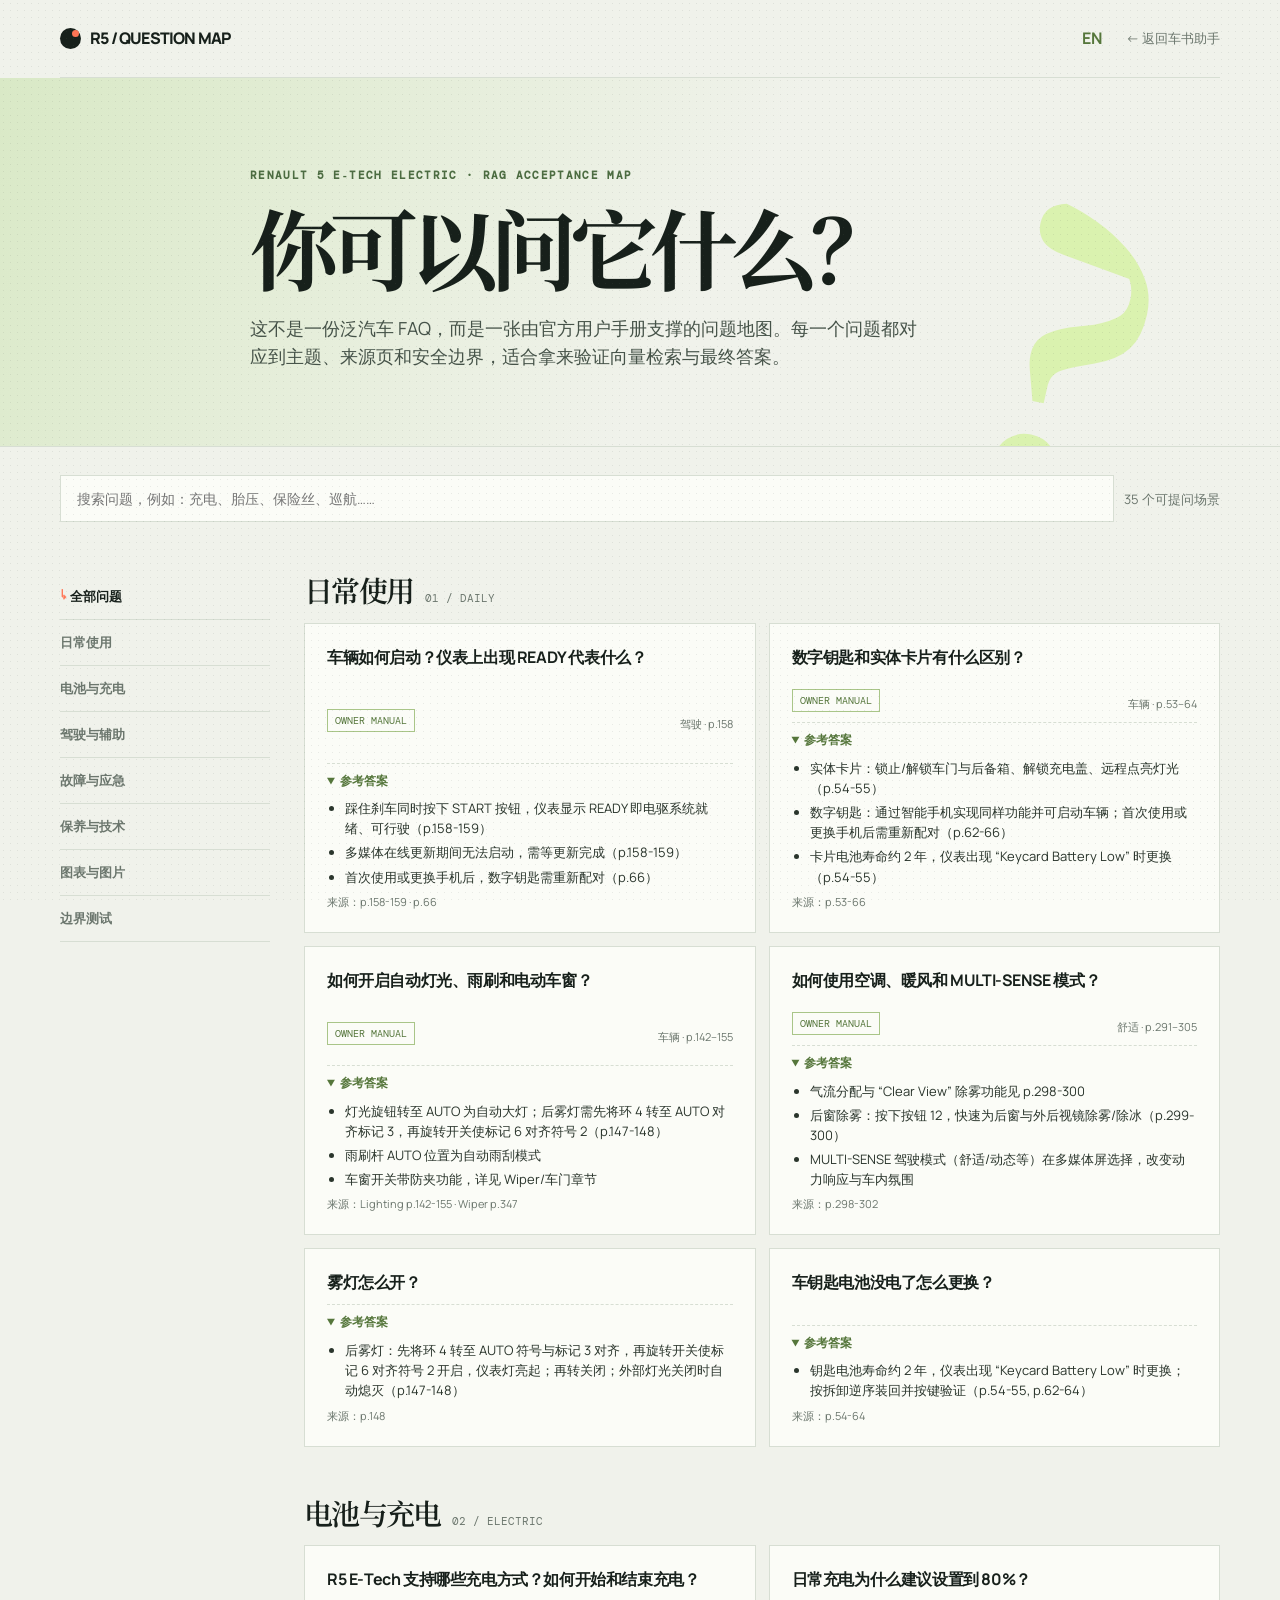
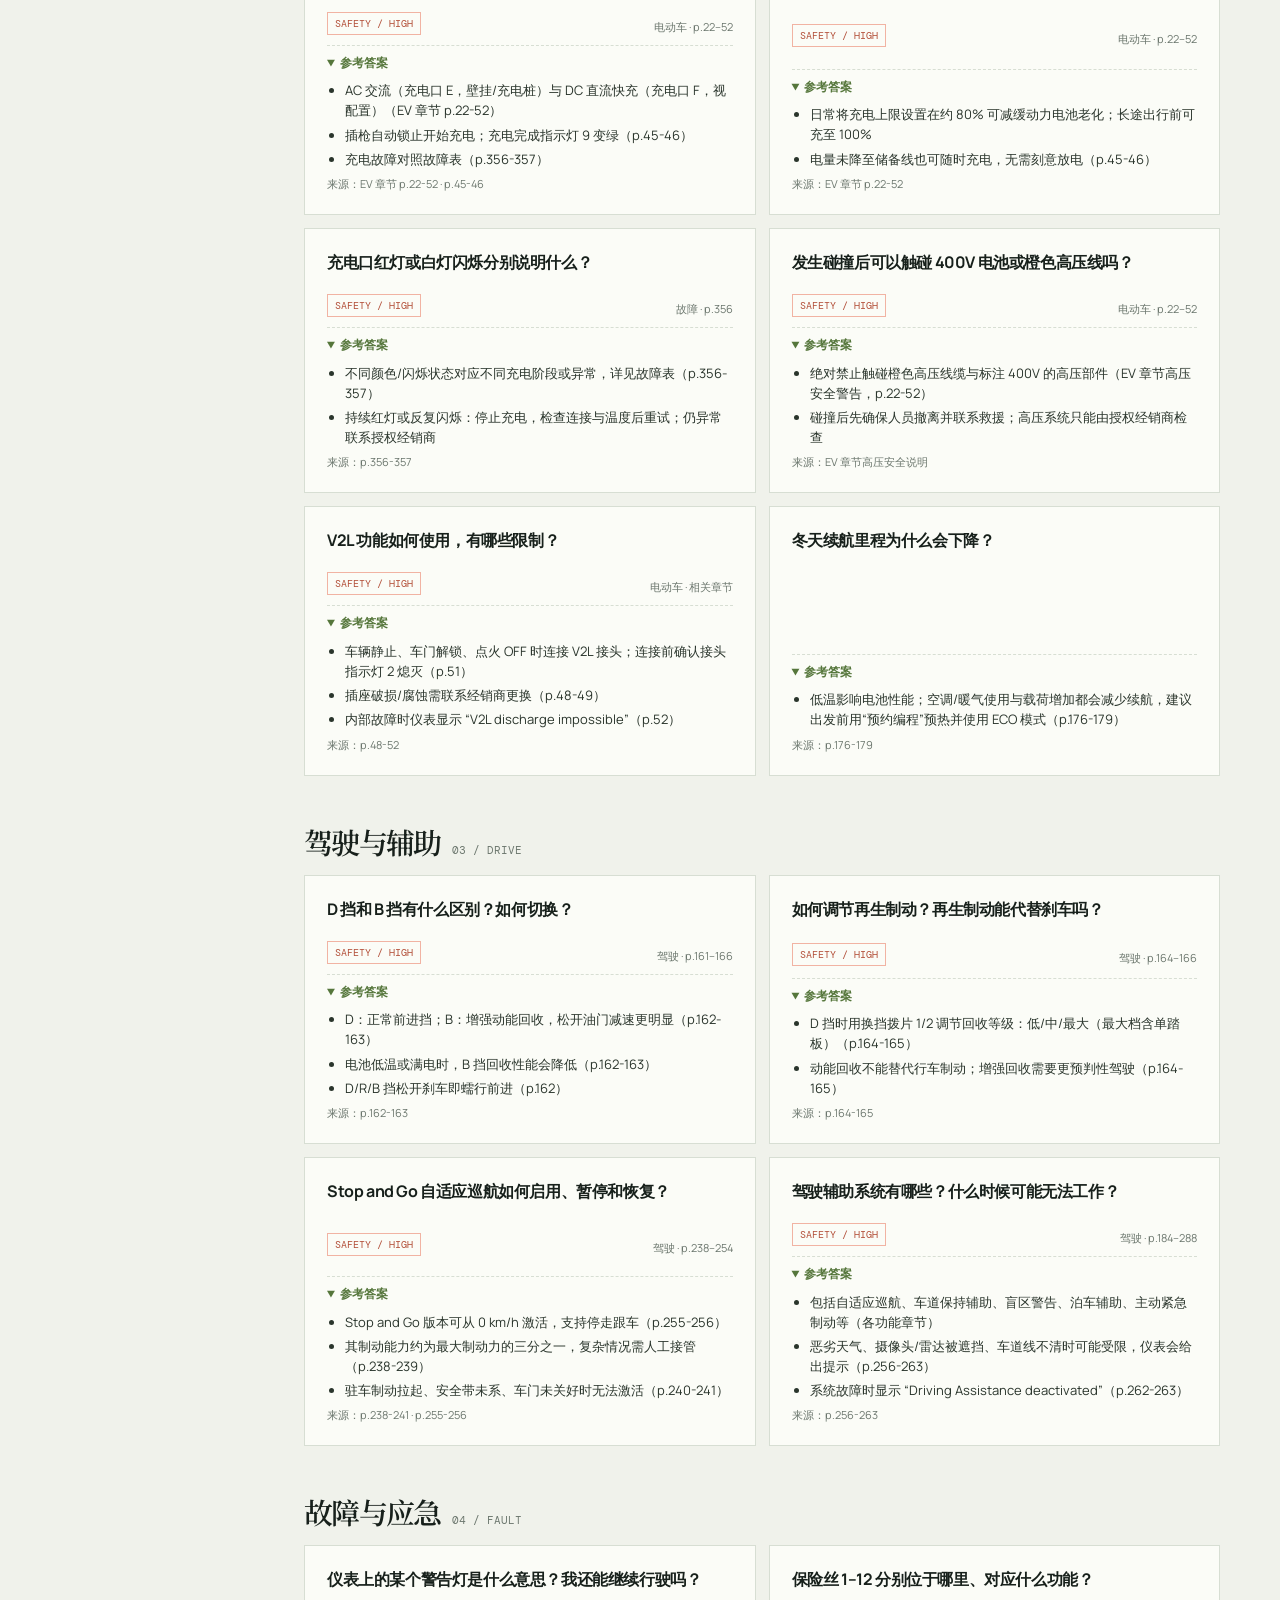
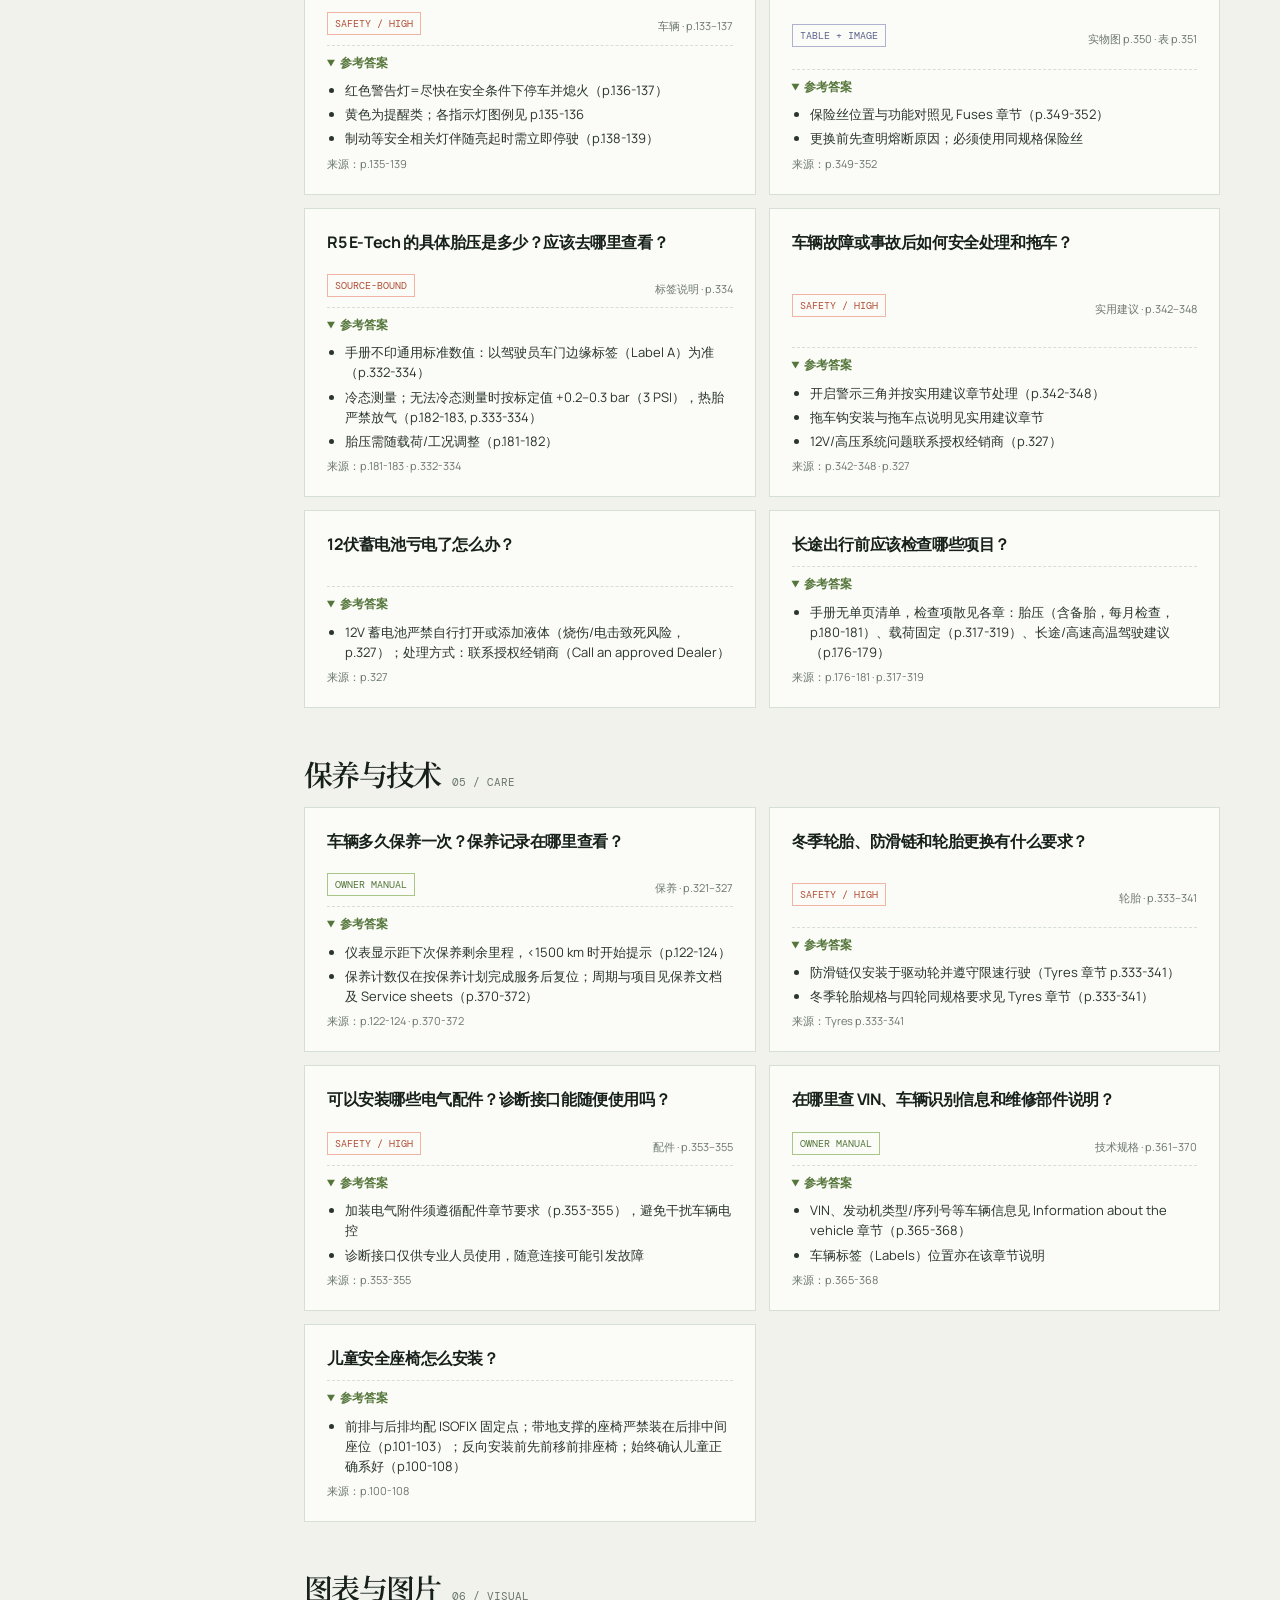
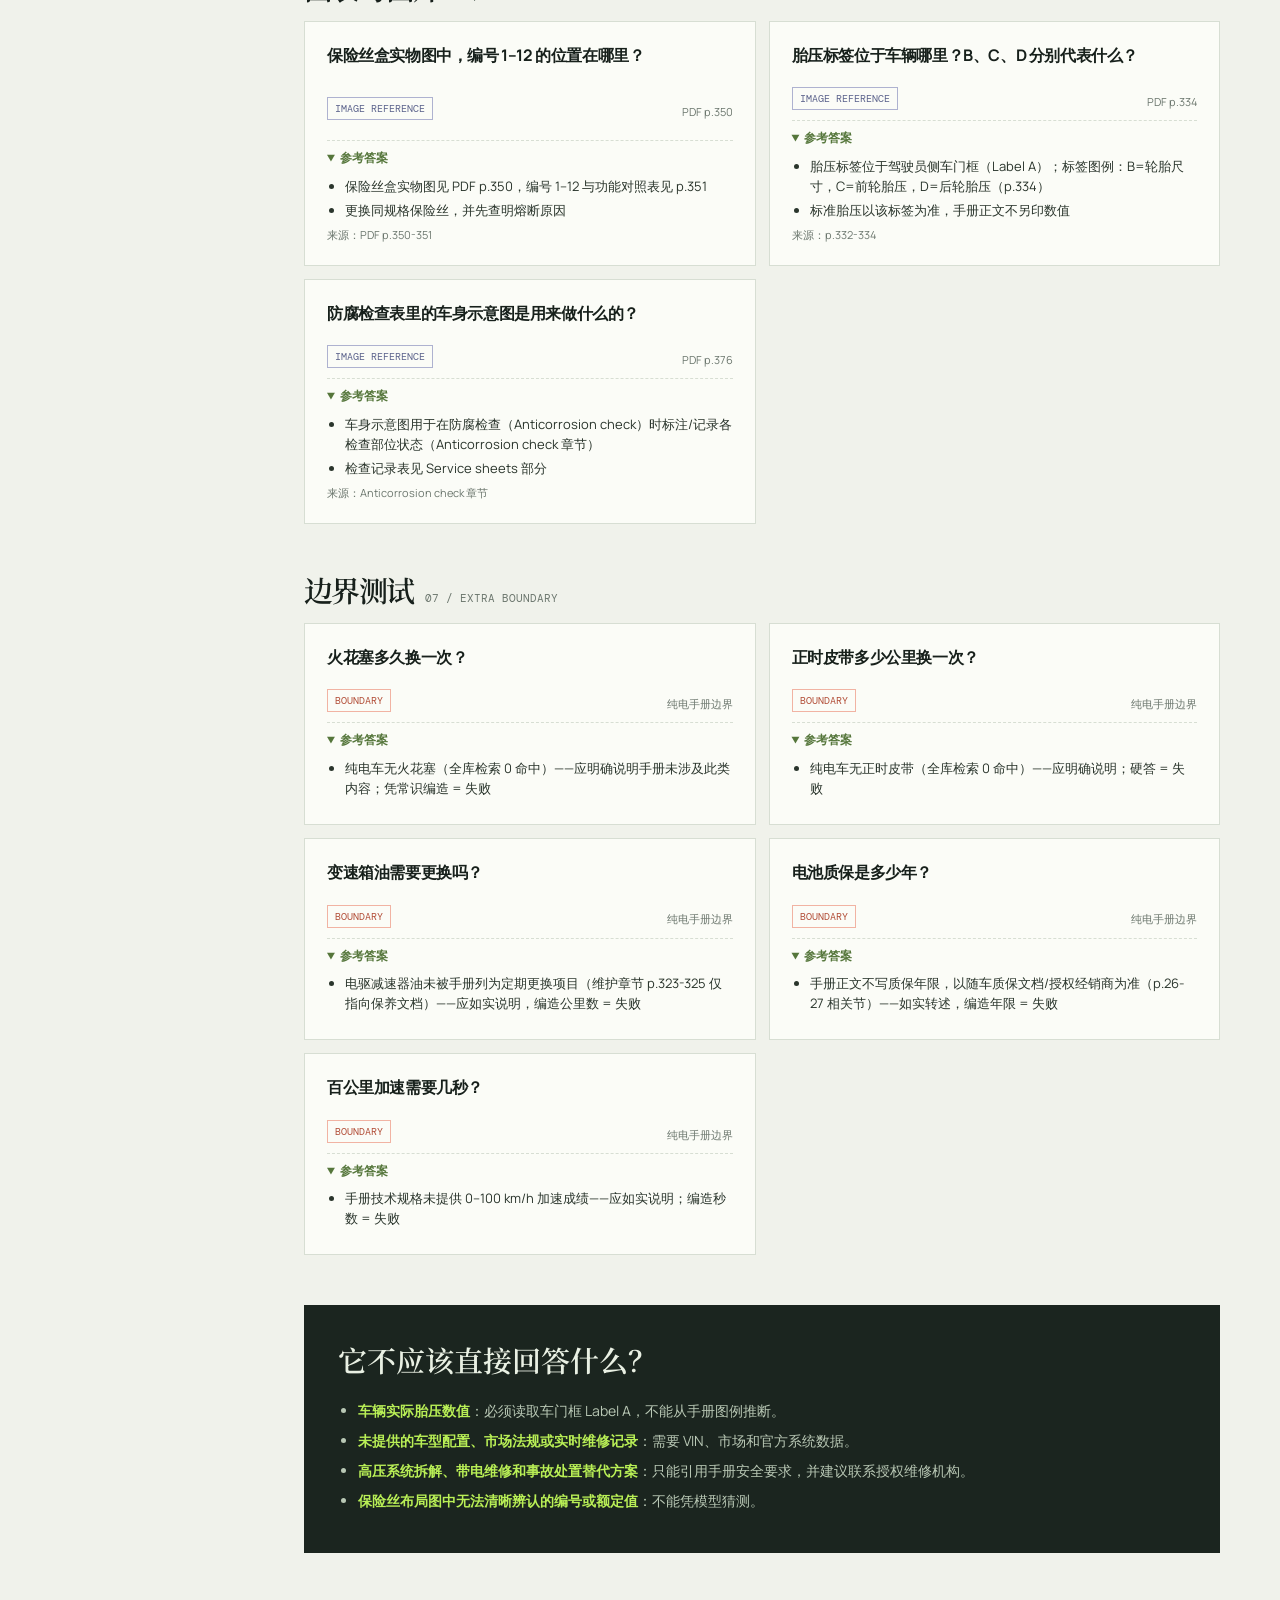
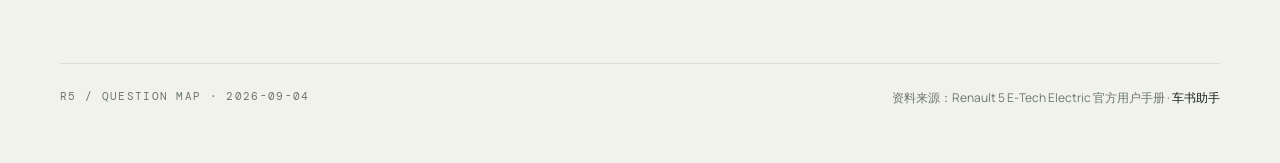
<file: web/help.html>
<!doctype html>
<html lang="zh-CN">
<head>
  <meta charset="utf-8" />
  <meta name="viewport" content="width=device-width, initial-scale=1" />
  <title>R5 E‑Tech · RAG 问题地图</title>
  <style>
    @import url('https://fonts.googleapis.com/css2?family=DM+Mono:wght@400;500&family=Manrope:wght@400;600;700;800&family=Noto+Serif+SC:wght@600;700&display=swap');
    :root{--bg:#f0f2eb;--ink:#17201b;--muted:#6c776e;--green:#b9ef56;--orange:#ff7555;--card:#fbfcf7;--line:#d7ded3}*{box-sizing:border-box}html{scroll-behavior:smooth}body{margin:0;background:var(--bg);color:var(--ink);font-family:Manrope,"PingFang SC","Noto Sans SC",sans-serif;line-height:1.55}body:before{content:"";position:fixed;inset:0;pointer-events:none;opacity:.12;background-image:radial-gradient(#617061 0.6px,transparent .6px);background-size:7px 7px;z-index:3}.wrap{width:min(1160px,calc(100% - 44px));margin:auto}.mono{font:11px "DM Mono",monospace;letter-spacing:.12em;text-transform:uppercase}.top{padding:25px 0;display:flex;justify-content:space-between;align-items:center;border-bottom:1px solid var(--line)}.logo{font-weight:800;letter-spacing:-.05em}.logo i{display:inline-block;width:21px;height:21px;background:var(--ink);border-radius:50%;vertical-align:-5px;margin-right:9px;position:relative}.logo i:after{content:"";position:absolute;width:7px;height:7px;background:var(--orange);border-radius:50%;right:2px;top:2px}.back{color:var(--muted);font-size:13px;text-decoration:none}.back:hover{color:var(--ink)}header{padding:90px 0 75px;background:linear-gradient(118deg,#d9e9c6 0%,var(--bg) 55%);border-bottom:1px solid var(--line);position:relative;overflow:hidden}header:after{content:"?";position:absolute;right:9%;top:18%;font:bold 380px/1 "Noto Serif SC",serif;color:rgba(185,239,86,.4);transform:rotate(12deg)}.hero{position:relative;z-index:1;max-width:780px}.eyebrow{color:#4c6c41;font-weight:800}.hero h1{font:700 clamp(45px,7vw,88px)/1.03 "Noto Serif SC",serif;letter-spacing:-.09em;margin:19px 0 24px}.hero h1 em{font-style:normal;color:#5c8038}.hero p{font-size:18px;color:#465349;max-width:680px;margin:0}.toolbar{display:flex;gap:10px;align-items:center;padding:28px 0 20px;position:sticky;top:0;background:rgba(240,242,235,.9);backdrop-filter:blur(12px);z-index:2}.search{flex:1;border:1px solid var(--line);background:var(--card);padding:13px 16px;border-radius:0;font:14px Manrope,"PingFang SC",sans-serif;color:var(--ink);outline:none}.search:focus{border-color:#71934a;box-shadow:0 0 0 3px rgba(185,239,86,.35)}.count{color:var(--muted);font-size:13px;white-space:nowrap}.layout{display:grid;grid-template-columns:210px 1fr;gap:34px;padding:32px 0 110px}.filters{position:sticky;top:91px;height:max-content}.filters button{width:100%;text-align:left;background:none;border:0;border-bottom:1px solid var(--line);padding:13px 0;color:var(--muted);font:600 13px Manrope,"PingFang SC",sans-serif;cursor:pointer}.filters button:hover,.filters button.active{color:var(--ink)}.filters button.active:before{content:"↳ ";color:var(--orange)}.category{margin-bottom:50px}.cat-head{display:flex;align-items:baseline;gap:12px;margin-bottom:17px}.cat-head h2{font:600 29px/1.1 "Noto Serif SC",serif;letter-spacing:-.06em;margin:0}.cat-head span{color:var(--muted);font:11px "DM Mono",monospace}.cards{display:grid;grid-template-columns:repeat(2,1fr);gap:13px}.card{background:var(--card);border:1px solid var(--line);padding:22px;min-height:160px;display:flex;flex-direction:column;justify-content:space-between;transition:transform .18s,border-color .18s,box-shadow .18s}.card:hover{transform:translateY(-3px);border-color:#9ab778;box-shadow:0 12px 22px rgba(29,52,29,.08)}.card.hidden{display:none}.question{font-size:16px;font-weight:700;letter-spacing:-.025em;line-height:1.45}.meta{display:flex;justify-content:space-between;align-items:end;gap:10px;margin-top:20px;color:var(--muted);font-size:11px}.pill{padding:4px 7px;border:1px solid #a9c588;color:#55763b;font:10px "DM Mono",monospace}.pill.high{border-color:#f1b3a3;color:#b24e38}.pill.image{border-color:#aeb2d0;color:#5c638c}.source{font-size:11px}.empty{display:none;padding:40px;background:var(--card);border:1px dashed var(--line);color:var(--muted)}.limits{background:#1b251f;color:#e9f0e3;padding:34px;margin-top:10px}.limits h2{font:600 29px "Noto Serif SC",serif;margin:0 0 20px}.limits ul{margin:0;padding-left:20px;color:#b9c8b5;font-size:14px}.limits li{margin:8px 0}.limits strong{color:var(--green)}footer{border-top:1px solid var(--line);padding:25px 0 55px;color:var(--muted);font-size:12px;display:flex;justify-content:space-between}.footer-link{color:var(--ink);text-decoration:none}@media(max-width:760px){.wrap{width:calc(100% - 30px)}header{padding:65px 0 55px}header:after{right:-20%;top:25%;font-size:260px}.layout{display:block}.filters{position:static;display:flex;gap:8px;overflow:auto;margin-bottom:25px}.filters button{width:auto;min-width:max-content;border:1px solid var(--line);padding:8px 12px}.cards{grid-template-columns:1fr}.toolbar{top:0}.count{display:none}footer{display:block}footer span{display:block;margin-top:8px}}
  details.ref-ans{margin-top:10px;border-top:1px dashed #d7ded3;padding-top:8px}
details.ref-ans summary{cursor:pointer;font-size:12px;color:#55763b;font-weight:700}
details.ref-ans ul{margin:8px 0 0;padding-left:18px;font-size:13px;color:#2a352c}
details.ref-ans li{margin:4px 0}
.ref-src{font-size:11px;color:#6c776e;margin-top:6px}
</style>
</head>
<body>
  <div class="wrap top"><div class="logo"><i></i>R5 / QUESTION MAP</div><span style="display:flex;gap:18px;align-items:center"><button id="lang" class="back" style="cursor:pointer;background:none;border:0;font:inherit;color:#55763b;font-weight:700">EN</button><a class="back" href="/">← 返回车书助手</a></span></div>
  <header><div class="wrap hero"><div class="eyebrow mono">Renault 5 E‑Tech Electric · RAG acceptance map</div><h1>你可以问它什么？</h1><p>这不是一份泛汽车 FAQ，而是一张由官方用户手册支撑的问题地图。每一个问题都对应到主题、来源页和安全边界，适合拿来验证向量检索与最终答案。</p></div></header>
  <main class="wrap"><div class="toolbar"><input id="search" class="search" type="search" placeholder="搜索问题，例如：充电、胎压、保险丝、巡航……" aria-label="搜索问题"><span id="count" class="count"></span></div>
    <div class="layout"><aside class="filters" id="filters"><button class="active" data-filter="all">全部问题</button><button data-filter="daily">日常使用</button><button data-filter="ev">电池与充电</button><button data-filter="drive">驾驶与辅助</button><button data-filter="fault">故障与应急</button><button data-filter="care">保养与技术</button><button data-filter="visual">图表与图片</button><button data-filter="extra">边界测试</button></aside><div id="catalog">
      <section class="category" data-category="daily"><div class="cat-head"><h2>日常使用</h2><span>01 / DAILY</span></div><div class="cards"><article class="card" data-keywords="启动 停止 READY 钥匙 卡片"><div class="question">车辆如何启动？仪表上出现 READY 代表什么？</div><div class="meta"><span class="pill">OWNER MANUAL</span><span class="source">驾驶 · p.158</span></div><details class="ref-ans" open><summary>参考答案</summary><ul><li>踩住刹车同时按下 START 按钮，仪表显示 READY 即电驱系统就绪、可行驶（p.158-159）</li><li>多媒体在线更新期间无法启动，需等更新完成（p.158-159）</li><li>首次使用或更换手机后，数字钥匙需重新配对（p.66）</li></ul><div class="ref-src">来源：p.158-159 · p.66</div></details></article><article class="card" data-keywords="数字钥匙 卡片 门锁 解锁"><div class="question">数字钥匙和实体卡片有什么区别？</div><div class="meta"><span class="pill">OWNER MANUAL</span><span class="source">车辆 · p.53–64</span></div><details class="ref-ans" open><summary>参考答案</summary><ul><li>实体卡片：锁止/解锁车门与后备箱、解锁充电盖、远程点亮灯光（p.54-55）</li><li>数字钥匙：通过智能手机实现同样功能并可启动车辆；首次使用或更换手机后需重新配对（p.62-66）</li><li>卡片电池寿命约 2 年，仪表出现 “Keycard Battery Low” 时更换（p.54-55）</li></ul><div class="ref-src">来源：p.53-66</div></details></article><article class="card" data-keywords="灯光 雨刷 车窗 后视镜"><div class="question">如何开启自动灯光、雨刷和电动车窗？</div><div class="meta"><span class="pill">OWNER MANUAL</span><span class="source">车辆 · p.142–155</span></div><details class="ref-ans" open><summary>参考答案</summary><ul><li>灯光旋钮转至 AUTO 为自动大灯；后雾灯需先将环 4 转至 AUTO 对齐标记 3，再旋转开关使标记 6 对齐符号 2（p.147-148）</li><li>雨刷杆 AUTO 位置为自动雨刮模式</li><li>车窗开关带防夹功能，详见 Wiper/车门章节</li></ul><div class="ref-src">来源：Lighting p.142-155 · Wiper p.347</div></details></article><article class="card" data-keywords="空调 暖风 MULTI-SENSE"><div class="question">如何使用空调、暖风和 MULTI-SENSE 模式？</div><div class="meta"><span class="pill">OWNER MANUAL</span><span class="source">舒适 · p.291–305</span></div><details class="ref-ans" open><summary>参考答案</summary><ul><li>气流分配与 “Clear View” 除雾功能见 p.298-300</li><li>后窗除雾：按下按钮 12，快速为后窗与外后视镜除雾/除冰（p.299-300）</li><li>MULTI-SENSE 驾驶模式（舒适/动态等）在多媒体屏选择，改变动力响应与车内氛围</li></ul><div class="ref-src">来源：p.298-302</div></details></article><article class="card" style="min-height:0"><div class="question">雾灯怎么开？</div><details class="ref-ans" open><summary>参考答案</summary><ul><li>后雾灯：先将环 4 转至 AUTO 符号与标记 3 对齐，再旋转开关使标记 6 对齐符号 2 开启，仪表灯亮起；再转关闭；外部灯光关闭时自动熄灭（p.147-148）</li></ul><div class="ref-src">来源：p.148</div></details></article><article class="card" style="min-height:0"><div class="question">车钥匙电池没电了怎么更换？</div><details class="ref-ans" open><summary>参考答案</summary><ul><li>钥匙电池寿命约 2 年，仪表出现 “Keycard Battery Low” 时更换；按拆卸逆序装回并按键验证（p.54-55, p.62-64）</li></ul><div class="ref-src">来源：p.54-64</div></details></article></div></section>
      <section class="category" data-category="ev"><div class="cat-head"><h2>电池与充电</h2><span>02 / ELECTRIC</span></div><div class="cards"><article class="card" data-keywords="充电 AC DC 11 kW 充电线"><div class="question">R5 E‑Tech 支持哪些充电方式？如何开始和结束充电？</div><div class="meta"><span class="pill high">SAFETY / HIGH</span><span class="source">电动车 · p.22–52</span></div><details class="ref-ans" open><summary>参考答案</summary><ul><li>AC 交流（充电口 E，壁挂/充电桩）与 DC 直流快充（充电口 F，视配置）（EV 章节 p.22-52）</li><li>插枪自动锁止开始充电；充电完成指示灯 9 变绿（p.45-46）</li><li>充电故障对照故障表（p.356-357）</li></ul><div class="ref-src">来源：EV 章节 p.22-52 · p.45-46</div></details></article><article class="card" data-keywords="充电 预约 80% 电池 寿命"><div class="question">日常充电为什么建议设置到 80%？</div><div class="meta"><span class="pill high">SAFETY / HIGH</span><span class="source">电动车 · p.22–52</span></div><details class="ref-ans" open><summary>参考答案</summary><ul><li>日常将充电上限设置在约 80% 可减缓动力电池老化；长途出行前可充至 100%</li><li>电量未降至储备线也可随时充电，无需刻意放电（p.45-46）</li></ul><div class="ref-src">来源：EV 章节 p.22-52</div></details></article><article class="card" data-keywords="充电 红灯 白灯 故障 温度"><div class="question">充电口红灯或白灯闪烁分别说明什么？</div><div class="meta"><span class="pill high">SAFETY / HIGH</span><span class="source">故障 · p.356</span></div><details class="ref-ans" open><summary>参考答案</summary><ul><li>不同颜色/闪烁状态对应不同充电阶段或异常，详见故障表（p.356-357）</li><li>持续红灯或反复闪烁：停止充电，检查连接与温度后重试；仍异常联系授权经销商</li></ul><div class="ref-src">来源：p.356-357</div></details></article><article class="card" data-keywords="400V 高压 橙色电缆 事故"><div class="question">发生碰撞后可以触碰 400V 电池或橙色高压线吗？</div><div class="meta"><span class="pill high">SAFETY / HIGH</span><span class="source">电动车 · p.22–52</span></div><details class="ref-ans" open><summary>参考答案</summary><ul><li>绝对禁止触碰橙色高压线缆与标注 400V 的高压部件（EV 章节高压安全警告，p.22-52）</li><li>碰撞后先确保人员撤离并联系救援；高压系统只能由授权经销商检查</li></ul><div class="ref-src">来源：EV 章节高压安全说明</div></details></article><article class="card" data-keywords="V2L 放电 用电"><div class="question">V2L 功能如何使用，有哪些限制？</div><div class="meta"><span class="pill high">SAFETY / HIGH</span><span class="source">电动车 · 相关章节</span></div><details class="ref-ans" open><summary>参考答案</summary><ul><li>车辆静止、车门解锁、点火 OFF 时连接 V2L 接头；连接前确认接头指示灯 2 熄灭（p.51）</li><li>插座破损/腐蚀需联系经销商更换（p.48-49）</li><li>内部故障时仪表显示 “V2L discharge impossible”（p.52）</li></ul><div class="ref-src">来源：p.48-52</div></details></article><article class="card" style="min-height:0"><div class="question">冬天续航里程为什么会下降？</div><details class="ref-ans" open><summary>参考答案</summary><ul><li>低温影响电池性能；空调/暖气使用与载荷增加都会减少续航，建议出发前用“预约编程”预热并使用 ECO 模式（p.176-179）</li></ul><div class="ref-src">来源：p.176-179</div></details></article></div></section>
      <section class="category" data-category="drive"><div class="cat-head"><h2>驾驶与辅助</h2><span>03 / DRIVE</span></div><div class="cards"><article class="card" data-keywords="挡位 D B 换挡"><div class="question">D 挡和 B 挡有什么区别？如何切换？</div><div class="meta"><span class="pill high">SAFETY / HIGH</span><span class="source">驾驶 · p.161–166</span></div><details class="ref-ans" open><summary>参考答案</summary><ul><li>D：正常前进挡；B：增强动能回收，松开油门减速更明显（p.162-163）</li><li>电池低温或满电时，B 挡回收性能会降低（p.162-163）</li><li>D/R/B 挡松开刹车即蠕行前进（p.162）</li></ul><div class="ref-src">来源：p.162-163</div></details></article><article class="card" data-keywords="再生制动 拨片 单踏板 制动"><div class="question">如何调节再生制动？再生制动能代替刹车吗？</div><div class="meta"><span class="pill high">SAFETY / HIGH</span><span class="source">驾驶 · p.164–166</span></div><details class="ref-ans" open><summary>参考答案</summary><ul><li>D 挡时用换挡拨片 1/2 调节回收等级：低/中/最大（最大档含单踏板）（p.164-165）</li><li>动能回收不能替代行车制动；增强回收需要更预判性驾驶（p.164-165）</li></ul><div class="ref-src">来源：p.164-165</div></details></article><article class="card" data-keywords="自适应巡航 Stop Go 巡航"><div class="question">Stop and Go 自适应巡航如何启用、暂停和恢复？</div><div class="meta"><span class="pill high">SAFETY / HIGH</span><span class="source">驾驶 · p.238–254</span></div><details class="ref-ans" open><summary>参考答案</summary><ul><li>Stop and Go 版本可从 0 km/h 激活，支持停走跟车（p.255-256）</li><li>其制动能力约为最大制动力的三分之一，复杂情况需人工接管（p.238-239）</li><li>驻车制动拉起、安全带未系、车门未关好时无法激活（p.240-241）</li></ul><div class="ref-src">来源：p.238-241 · p.255-256</div></details></article><article class="card" data-keywords="驾驶辅助 车道 盲区 停车"><div class="question">驾驶辅助系统有哪些？什么时候可能无法工作？</div><div class="meta"><span class="pill high">SAFETY / HIGH</span><span class="source">驾驶 · p.184–288</span></div><details class="ref-ans" open><summary>参考答案</summary><ul><li>包括自适应巡航、车道保持辅助、盲区警告、泊车辅助、主动紧急制动等（各功能章节）</li><li>恶劣天气、摄像头/雷达被遮挡、车道线不清时可能受限，仪表会给出提示（p.256-263）</li><li>系统故障时显示 “Driving Assistance deactivated”（p.262-263）</li></ul><div class="ref-src">来源：p.256-263</div></details></article></div></section>
      <section class="category" data-category="fault"><div class="cat-head"><h2>故障与应急</h2><span>04 / FAULT</span></div><div class="cards"><article class="card" data-keywords="故障灯 警告灯 仪表"><div class="question">仪表上的某个警告灯是什么意思？我还能继续行驶吗？</div><div class="meta"><span class="pill high">SAFETY / HIGH</span><span class="source">车辆 · p.133–137</span></div><details class="ref-ans" open><summary>参考答案</summary><ul><li>红色警告灯=尽快在安全条件下停车并熄火（p.136-137）</li><li>黄色为提醒类；各指示灯图例见 p.135-136</li><li>制动等安全相关灯伴随亮起时需立即停驶（p.138-139）</li></ul><div class="ref-src">来源：p.135-139</div></details></article><article class="card" data-keywords="保险丝 编号 位置 功能"><div class="question">保险丝 1–12 分别位于哪里、对应什么功能？</div><div class="meta"><span class="pill image">TABLE + IMAGE</span><span class="source">实物图 p.350 · 表 p.351</span></div><details class="ref-ans" open><summary>参考答案</summary><ul><li>保险丝位置与功能对照见 Fuses 章节（p.349-352）</li><li>更换前先查明熔断原因；必须使用同规格保险丝</li></ul><div class="ref-src">来源：p.349-352</div></details></article><article class="card" data-keywords="胎压 轮胎 标签 332"><div class="question">R5 E‑Tech 的具体胎压是多少？应该去哪里查看？</div><div class="meta"><span class="pill high">SOURCE-BOUND</span><span class="source">标签说明 · p.334</span></div><details class="ref-ans" open><summary>参考答案</summary><ul><li>手册不印通用标准数值：以驾驶员车门边缘标签（Label A）为准（p.332-334）</li><li>冷态测量；无法冷态测量时按标定值 +0.2–0.3 bar（3 PSI），热胎严禁放气（p.182-183, p.333-334）</li><li>胎压需随载荷/工况调整（p.181-182）</li></ul><div class="ref-src">来源：p.181-183 · p.332-334</div></details></article><article class="card" data-keywords="拖车 事故 故障 道路救援"><div class="question">车辆故障或事故后如何安全处理和拖车？</div><div class="meta"><span class="pill high">SAFETY / HIGH</span><span class="source">实用建议 · p.342–348</span></div><details class="ref-ans" open><summary>参考答案</summary><ul><li>开启警示三角并按实用建议章节处理（p.342-348）</li><li>拖车钩安装与拖车点说明见实用建议章节</li><li>12V/高压系统问题联系授权经销商（p.327）</li></ul><div class="ref-src">来源：p.342-348 · p.327</div></details></article><article class="card" style="min-height:0"><div class="question">12伏蓄电池亏电了怎么办？</div><details class="ref-ans" open><summary>参考答案</summary><ul><li>12V 蓄电池严禁自行打开或添加液体（烧伤/电击致死风险，p.327）；处理方式：联系授权经销商（Call an approved Dealer）</li></ul><div class="ref-src">来源：p.327</div></details></article><article class="card" style="min-height:0"><div class="question">长途出行前应该检查哪些项目？</div><details class="ref-ans" open><summary>参考答案</summary><ul><li>手册无单页清单，检查项散见各章：胎压（含备胎，每月检查，p.180-181）、载荷固定（p.317-319）、长途/高速高温驾驶建议（p.176-179）</li></ul><div class="ref-src">来源：p.176-181 · p.317-319</div></details></article></div></section>
      <section class="category" data-category="care"><div class="cat-head"><h2>保养与技术</h2><span>05 / CARE</span></div><div class="cards"><article class="card" data-keywords="保养 周期 服务 维修记录"><div class="question">车辆多久保养一次？保养记录在哪里查看？</div><div class="meta"><span class="pill">OWNER MANUAL</span><span class="source">保养 · p.321–327</span></div><details class="ref-ans" open><summary>参考答案</summary><ul><li>仪表显示距下次保养剩余里程，<1500 km 时开始提示（p.122-124）</li><li>保养计数仅在按保养计划完成服务后复位；周期与项目见保养文档及 Service sheets（p.370-372）</li></ul><div class="ref-src">来源：p.122-124 · p.370-372</div></details></article><article class="card" data-keywords="轮胎 冬季 防滑链 胎压"><div class="question">冬季轮胎、防滑链和轮胎更换有什么要求？</div><div class="meta"><span class="pill high">SAFETY / HIGH</span><span class="source">轮胎 · p.333–341</span></div><details class="ref-ans" open><summary>参考答案</summary><ul><li>防滑链仅安装于驱动轮并遵守限速行驶（Tyres 章节 p.333-341）</li><li>冬季轮胎规格与四轮同规格要求见 Tyres 章节（p.333-341）</li></ul><div class="ref-src">来源：Tyres p.333-341</div></details></article><article class="card" data-keywords="配件 诊断接口 保险丝 改装"><div class="question">可以安装哪些电气配件？诊断接口能随便使用吗？</div><div class="meta"><span class="pill high">SAFETY / HIGH</span><span class="source">配件 · p.353–355</span></div><details class="ref-ans" open><summary>参考答案</summary><ul><li>加装电气附件须遵循配件章节要求（p.353-355），避免干扰车辆电控</li><li>诊断接口仅供专业人员使用，随意连接可能引发故障</li></ul><div class="ref-src">来源：p.353-355</div></details></article><article class="card" data-keywords="技术参数 车辆信息 VIN 维修"><div class="question">在哪里查 VIN、车辆识别信息和维修部件说明？</div><div class="meta"><span class="pill">OWNER MANUAL</span><span class="source">技术规格 · p.361–370</span></div><details class="ref-ans" open><summary>参考答案</summary><ul><li>VIN、发动机类型/序列号等车辆信息见 Information about the vehicle 章节（p.365-368）</li><li>车辆标签（Labels）位置亦在该章节说明</li></ul><div class="ref-src">来源：p.365-368</div></details></article><article class="card" style="min-height:0"><div class="question">儿童安全座椅怎么安装？</div><details class="ref-ans" open><summary>参考答案</summary><ul><li>前排与后排均配 ISOFIX 固定点；带地支撑的座椅严禁装在后排中间座位（p.101-103）；反向安装前先前移前排座椅；始终确认儿童正确系好（p.100-108）</li></ul><div class="ref-src">来源：p.100-108</div></details></article></div></section>
      <section class="category" data-category="visual"><div class="cat-head"><h2>图表与图片</h2><span>06 / VISUAL</span></div><div class="cards"><article class="card" data-keywords="保险丝 图片 布局 图示"><div class="question">保险丝盒实物图中，编号 1–12 的位置在哪里？</div><div class="meta"><span class="pill image">IMAGE REFERENCE</span><span class="source">PDF p.350</span></div><details class="ref-ans" open><summary>参考答案</summary><ul><li>保险丝盒实物图见 PDF p.350，编号 1–12 与功能对照表见 p.351</li><li>更换同规格保险丝，并先查明熔断原因</li></ul><div class="ref-src">来源：PDF p.350-351</div></details></article><article class="card" data-keywords="胎压标签 图片 车门"><div class="question">胎压标签位于车辆哪里？B、C、D 分别代表什么？</div><div class="meta"><span class="pill image">IMAGE REFERENCE</span><span class="source">PDF p.334</span></div><details class="ref-ans" open><summary>参考答案</summary><ul><li>胎压标签位于驾驶员侧车门框（Label A）；标签图例：B=轮胎尺寸，C=前轮胎压，D=后轮胎压（p.334）</li><li>标准胎压以该标签为准，手册正文不另印数值</li></ul><div class="ref-src">来源：p.332-334</div></details></article><article class="card" data-keywords="防腐 车身 示意图 维修区域"><div class="question">防腐检查表里的车身示意图是用来做什么的？</div><div class="meta"><span class="pill image">IMAGE REFERENCE</span><span class="source">PDF p.376</span></div><details class="ref-ans" open><summary>参考答案</summary><ul><li>车身示意图用于在防腐检查（Anticorrosion check）时标注/记录各检查部位状态（Anticorrosion check 章节）</li><li>检查记录表见 Service sheets 部分</li></ul><div class="ref-src">来源：Anticorrosion check 章节</div></details></article></div></section>
      <section class="category" data-category="extra"><div class="cat-head"><h2>边界测试</h2><span>07 / EXTRA BOUNDARY</span></div><div class="cards"><article class="card" style="min-height:0"><div class="question">火花塞多久换一次？</div><div class="meta"><span class="pill high">BOUNDARY</span><span class="source">纯电手册边界</span></div><details class="ref-ans" open><summary>参考答案</summary><ul><li>纯电车无火花塞（全库检索 0 命中）——应明确说明手册未涉及此类内容；凭常识编造 = 失败</li></ul></details></article><article class="card" style="min-height:0"><div class="question">正时皮带多少公里换一次？</div><div class="meta"><span class="pill high">BOUNDARY</span><span class="source">纯电手册边界</span></div><details class="ref-ans" open><summary>参考答案</summary><ul><li>纯电车无正时皮带（全库检索 0 命中）——应明确说明；硬答 = 失败</li></ul></details></article><article class="card" style="min-height:0"><div class="question">变速箱油需要更换吗？</div><div class="meta"><span class="pill high">BOUNDARY</span><span class="source">纯电手册边界</span></div><details class="ref-ans" open><summary>参考答案</summary><ul><li>电驱减速器油未被手册列为定期更换项目（维护章节 p.323-325 仅指向保养文档）——应如实说明，编造公里数 = 失败</li></ul></details></article><article class="card" style="min-height:0"><div class="question">电池质保是多少年？</div><div class="meta"><span class="pill high">BOUNDARY</span><span class="source">纯电手册边界</span></div><details class="ref-ans" open><summary>参考答案</summary><ul><li>手册正文不写质保年限，以随车质保文档/授权经销商为准（p.26-27 相关节）——如实转述，编造年限 = 失败</li></ul></details></article><article class="card" style="min-height:0"><div class="question">百公里加速需要几秒？</div><div class="meta"><span class="pill high">BOUNDARY</span><span class="source">纯电手册边界</span></div><details class="ref-ans" open><summary>参考答案</summary><ul><li>手册技术规格未提供 0–100 km/h 加速成绩——应如实说明；编造秒数 = 失败</li></ul></details></article></div></section><section class="limits"><h2>它不应该直接回答什么？</h2><ul><li><strong>车辆实际胎压数值</strong>：必须读取车门框 Label A，不能从手册图例推断。</li><li><strong>未提供的车型配置、市场法规或实时维修记录</strong>：需要 VIN、市场和官方系统数据。</li><li><strong>高压系统拆解、带电维修和事故处置替代方案</strong>：只能引用手册安全要求，并建议联系授权维修机构。</li><li><strong>保险丝布局图中无法清晰辨认的编号或额定值</strong>：不能凭模型猜测。</li></ul></section>
      <div id="empty" class="empty">没有找到匹配的问题。试试“充电”“胎压”“保险丝”或“巡航”。</div>
    </div></div>
  </main>
  <footer class="wrap"><span class="mono">R5 / QUESTION MAP · 2026-09-04</span><span>资料来源：Renault 5 E‑Tech Electric 官方用户手册 · <a class="footer-link" href="/">车书助手</a></span></footer>
  <script>
    // --- i18n: 与主界面共享 localStorage 键 liteclaw_lang ---
    // 双向词典：中文文本节点 <-> 英文。切语言时遍历文本节点做精确替换。
    const LANG_KEY='liteclaw_lang';
    let LANG=localStorage.getItem(LANG_KEY)==='en'?'en':'zh';
    const PAIRS=[
      ["R5 E‑Tech · RAG 问题地图","R5 E‑Tech · RAG Question Map"],
      ["← 返回车书助手","← Back to Car Manual Assistant"],
      ["车书助手","Car Manual Assistant"],
      ["你可以问它什么？","What can you ask it?"],
      ["这不是一份泛汽车 FAQ，而是一张由官方用户手册支撑的问题地图。每一个问题都对应到主题、来源页和安全边界，适合拿来验证向量检索与最终答案。","This is not a generic car FAQ, but a question map grounded in the official owner's manual. Every question maps to its topic, source pages and safety boundaries — ideal for validating retrieval and final answers."],
      ["全部问题","All questions"],
      ["日常使用","Daily use"],
      ["电池与充电","Battery & charging"],
      ["驾驶与辅助","Driving & aids"],
      ["故障与应急","Faults & emergency"],
      ["保养与技术","Service & tech"],
      ["图表与图片","Charts & images"],
      ["边界测试","Boundary tests"],
      ["车辆如何启动？仪表上出现 READY 代表什么？","How do I start the vehicle? What does READY on the cluster mean?"],
      ["驾驶 · p.158","Driving · p.158"],
      ["参考答案","Reference answer"],
      ["踩住刹车同时按下 START 按钮，仪表显示 READY 即电驱系统就绪、可行驶（p.158-159）","Press the brake and push the START button; READY on the cluster means the EV system is ready to drive (p.158-159)"],
      ["多媒体在线更新期间无法启动，需等更新完成（p.158-159）","The vehicle cannot start during an online multimedia update; wait for it to finish (p.158-159)"],
      ["首次使用或更换手机后，数字钥匙需重新配对（p.66）","After first use or a phone change, the digital key must be re-paired (p.66)"],
      ["来源：p.158-159 · p.66","Sources: p.158-159 · p.66"],
      ["数字钥匙和实体卡片有什么区别？","Digital key vs physical card — what is the difference?"],
      ["车辆 · p.53–64","Vehicle · p.53–64"],
      ["实体卡片：锁止/解锁车门与后备箱、解锁充电盖、远程点亮灯光（p.54-55）","Physical card: lock/unlock doors and boot, open the charge flap, remote lighting (p.54-55)"],
      ["数字钥匙：通过智能手机实现同样功能并可启动车辆；首次使用或更换手机后需重新配对（p.62-66）","Digital key: the same functions via smartphone plus starting; re-pairing needed after first use or a phone change (p.62-66)"],
      ["卡片电池寿命约 2 年，仪表出现 “Keycard Battery Low” 时更换（p.54-55）","Card battery lasts about 2 years; replace when “Keycard Battery Low” appears (p.54-55)"],
      ["来源：p.53-66","Sources: p.53-66"],
      ["如何开启自动灯光、雨刷和电动车窗？","How do I enable automatic lights, wipers and power windows?"],
      ["车辆 · p.142–155","Vehicle · p.142–155"],
      ["灯光旋钮转至 AUTO 为自动大灯；后雾灯需先将环 4 转至 AUTO 对齐标记 3，再旋转开关使标记 6 对齐符号 2（p.147-148）","Lights knob to AUTO for automatic headlamps; rear fog lamp: turn ring 4 to AUTO aligned with mark 3, then rotate the switch to align mark 6 with symbol 2 (p.147-148)"],
      ["雨刷杆 AUTO 位置为自动雨刮模式","Wiper stalk AUTO position is the automatic wiping mode"],
      ["车窗开关带防夹功能，详见 Wiper/车门章节","Window switches have anti-pinch; see the Wiper/doors chapters"],
      ["来源：Lighting p.142-155 · Wiper p.347","Sources: Lighting p.142-155 · Wiper p.347"],
      ["如何使用空调、暖风和 MULTI-SENSE 模式？","How do I use the air conditioning, heating and MULTI-SENSE modes?"],
      ["舒适 · p.291–305","Comfort · p.291–305"],
      ["气流分配与 “Clear View” 除雾功能见 p.298-300","Air distribution and the “Clear View” demisting function: p.298-300"],
      ["后窗除雾：按下按钮 12，快速为后窗与外后视镜除雾/除冰（p.299-300）","Rear window demisting: press button 12 to quickly demist/defrost the rear window and door mirrors (p.299-300)"],
      ["MULTI-SENSE 驾驶模式（舒适/动态等）在多媒体屏选择，改变动力响应与车内氛围","MULTI-SENSE drive modes (Comfort/Dynamic etc.) are selected on the multimedia screen, changing powertrain response and cabin ambience"],
      ["来源：p.298-302","Sources: p.298-302"],
      ["雾灯怎么开？","How do I turn on the fog lights?"],
      ["后雾灯：先将环 4 转至 AUTO 符号与标记 3 对齐，再旋转开关使标记 6 对齐符号 2 开启，仪表灯亮起；再转关闭；外部灯光关闭时自动熄灭（p.147-148）","Rear fog lamp: turn ring 4 to AUTO aligned with mark 3, then rotate the switch to align mark 6 with symbol 2 to switch on (lamp lit); rotate back to switch off; it goes off automatically with the exterior lights (p.147-148)"],
      ["来源：p.148","Sources: p.148"],
      ["车钥匙电池没电了怎么更换？","The key card battery is dead — how do I replace it?"],
      ["钥匙电池寿命约 2 年，仪表出现 “Keycard Battery Low” 时更换；按拆卸逆序装回并按键验证（p.54-55, p.62-64）","The key battery lasts about 2 years; replace it when “Keycard Battery Low” shows; refit in reverse order of removal and verify with the buttons (p.54-55, p.62-64)"],
      ["来源：p.54-64","Sources: p.54-64"],
      ["R5 E‑Tech 支持哪些充电方式？如何开始和结束充电？","What charging modes does the R5 E‑Tech support? How do I start and stop charging?"],
      ["电动车 · p.22–52","Electric · p.22–52"],
      ["AC 交流（充电口 E，壁挂/充电桩）与 DC 直流快充（充电口 F，视配置）（EV 章节 p.22-52）","AC (socket E, wallbox/public charger) and DC rapid charging (socket F, depending on version) (EV chapter p.22-52)"],
      ["插枪自动锁止开始充电；充电完成指示灯 9 变绿（p.45-46）","Charging starts automatically when plugged in (connector locks); completion indicator 9 turns green (p.45-46)"],
      ["充电故障对照故障表（p.356-357）","For charging faults, check the fault table (p.356-357)"],
      ["来源：EV 章节 p.22-52 · p.45-46","Sources: EV chapter p.22-52 · p.45-46"],
      ["日常充电为什么建议设置到 80%？","Why is daily charging to about 80% recommended?"],
      ["日常将充电上限设置在约 80% 可减缓动力电池老化；长途出行前可充至 100%","Limiting daily charging to about 80% slows traction-battery ageing; charge to 100% before long trips"],
      ["电量未降至储备线也可随时充电，无需刻意放电（p.45-46）","You may charge at any time without draining first; no deliberate discharge needed (p.45-46)"],
      ["来源：EV 章节 p.22-52","Sources: EV chapter p.22-52"],
      ["充电口红灯或白灯闪烁分别说明什么？","What do a flashing red or white charge indicator mean?"],
      ["故障 · p.356","Faults · p.356"],
      ["不同颜色/闪烁状态对应不同充电阶段或异常，详见故障表（p.356-357）","Colours/flash patterns map to charging phases or faults; see the fault table (p.356-357)"],
      ["持续红灯或反复闪烁：停止充电，检查连接与温度后重试；仍异常联系授权经销商","Steady red or repeated flashing: stop charging, check the connection and temperature, retry; if still abnormal, contact an approved dealer"],
      ["来源：p.356-357","Sources: p.356-357"],
      ["发生碰撞后可以触碰 400V 电池或橙色高压线吗？","After a collision, may I touch the 400V battery or orange HV cables?"],
      ["绝对禁止触碰橙色高压线缆与标注 400V 的高压部件（EV 章节高压安全警告，p.22-52）","Never touch orange HV cables or components marked 400V (EV chapter high-voltage warning, p.22-52)"],
      ["碰撞后先确保人员撤离并联系救援；高压系统只能由授权经销商检查","After a collision, get everyone out and call for rescue; the HV system may only be inspected by an approved dealer"],
      ["来源：EV 章节高压安全说明","Sources: EV chapter high-voltage safety notes"],
      ["V2L 功能如何使用，有哪些限制？","How does V2L work and what are its limits?"],
      ["电动车 · 相关章节","Electric · related chapters"],
      ["车辆静止、车门解锁、点火 OFF 时连接 V2L 接头；连接前确认接头指示灯 2 熄灭（p.51）","Connect the V2L adapter with the vehicle stationary, doors unlocked and ignition OFF; check adapter indicator 2 is off before connecting (p.51)"],
      ["插座破损/腐蚀需联系经销商更换（p.48-49）","A damaged/corroded socket must be replaced by a dealer (p.48-49)"],
      ["内部故障时仪表显示 “V2L discharge impossible”（p.52）","On an internal fault the cluster shows “V2L discharge impossible” (p.52)"],
      ["来源：p.48-52","Sources: p.48-52"],
      ["冬天续航里程为什么会下降？","Why does range drop in winter?"],
      ["低温影响电池性能；空调/暖气使用与载荷增加都会减少续航，建议出发前用“预约编程”预热并使用 ECO 模式（p.176-179）","Cold affects battery performance; HVAC use and extra load reduce range. Pre-heat via scheduled programming before departure and use ECO mode (p.176-179)"],
      ["来源：p.176-179","Sources: p.176-179"],
      ["D 挡和 B 挡有什么区别？如何切换？","D vs B gear — what is the difference and how do I switch?"],
      ["驾驶 · p.161–166","Driving · p.161–166"],
      ["D：正常前进挡；B：增强动能回收，松开油门减速更明显（p.162-163）","D: normal forward gear; B: stronger regenerative braking — lifting off decelerates more noticeably (p.162-163)"],
      ["电池低温或满电时，B 挡回收性能会降低（p.162-163）","With a cold or full battery, B-mode regen performance is reduced (p.162-163)"],
      ["D/R/B 挡松开刹车即蠕行前进（p.162）","In D/R/B the car creeps forward as soon as the brake is released (p.162)"],
      ["来源：p.162-163","Sources: p.162-163"],
      ["如何调节再生制动？再生制动能代替刹车吗？","How do I adjust regenerative braking? Can it replace the brakes?"],
      ["驾驶 · p.164–166","Driving · p.164–166"],
      ["D 挡时用换挡拨片 1/2 调节回收等级：低/中/最大（最大档含单踏板）（p.164-165）","In D, paddles 1/2 set the regen level: low/medium/maximum (maximum includes one-pedal driving) (p.164-165)"],
      ["动能回收不能替代行车制动；增强回收需要更预判性驾驶（p.164-165）","Regeneration does not replace service braking; stronger regen demands more anticipatory driving (p.164-165)"],
      ["来源：p.164-165","Sources: p.164-165"],
      ["Stop and Go 自适应巡航如何启用、暂停和恢复？","How do I enable, pause and resume Stop and Go adaptive cruise?"],
      ["驾驶 · p.238–254","Driving · p.238–254"],
      ["Stop and Go 版本可从 0 km/h 激活，支持停走跟车（p.255-256）","The Stop and Go version activates from 0 km/h and supports stop-and-go following (p.255-256)"],
      ["其制动能力约为最大制动力的三分之一，复杂情况需人工接管（p.238-239）","Its braking capability is about one third of maximum braking force; take over manually in complex situations (p.238-239)"],
      ["驻车制动拉起、安全带未系、车门未关好时无法激活（p.240-241）","It cannot activate with the parking brake applied, belts unbuckled or doors not fully closed (p.240-241)"],
      ["来源：p.238-241 · p.255-256","Sources: p.238-241 · p.255-256"],
      ["驾驶辅助系统有哪些？什么时候可能无法工作？","What driving aids are there? When might they not work?"],
      ["驾驶 · p.184–288","Driving · p.184–288"],
      ["包括自适应巡航、车道保持辅助、盲区警告、泊车辅助、主动紧急制动等（各功能章节）","Includes adaptive cruise, lane keeping assist, blind spot warning, parking aids, active emergency braking and more (respective chapters)"],
      ["恶劣天气、摄像头/雷达被遮挡、车道线不清时可能受限，仪表会给出提示（p.256-263）","Limited in bad weather, with a blocked camera/radar or unclear lane markings; the cluster shows a message (p.256-263)"],
      ["系统故障时显示 “Driving Assistance deactivated”（p.262-263）","On malfunction it displays “Driving Assistance deactivated” (p.262-263)"],
      ["来源：p.256-263","Sources: p.256-263"],
      ["仪表上的某个警告灯是什么意思？我还能继续行驶吗？","What does a warning lamp on the cluster mean? May I keep driving?"],
      ["车辆 · p.133–137","Vehicle · p.133–137"],
      ["红色警告灯=尽快在安全条件下停车并熄火（p.136-137）","Red warning lamp = stop as soon as safely possible and switch off the ignition (p.136-137)"],
      ["黄色为提醒类；各指示灯图例见 p.135-136","Yellow is advisory; the lamp legend is on p.135-136"],
      ["制动等安全相关灯伴随亮起时需立即停驶（p.138-139）","Stop immediately if safety-related lamps such as the brake lamp light up together (p.138-139)"],
      ["来源：p.135-139","Sources: p.135-139"],
      ["保险丝 1–12 分别位于哪里、对应什么功能？","Where are fuses 1–12 located and what do they power?"],
      ["实物图 p.350 · 表 p.351","Photo p.350 · table p.351"],
      ["保险丝位置与功能对照见 Fuses 章节（p.349-352）","Fuse locations and functions: Fuses chapter (p.349-352)"],
      ["更换前先查明熔断原因；必须使用同规格保险丝","Find the cause before replacing; always use the same rating"],
      ["来源：p.349-352","Sources: p.349-352"],
      ["R5 E‑Tech 的具体胎压是多少？应该去哪里查看？","What are the actual tyre pressures and where do I find them?"],
      ["标签说明 · p.334","Label legend · p.334"],
      ["手册不印通用标准数值：以驾驶员车门边缘标签（Label A）为准（p.332-334）","The manual prints no universal standard values: the label on the driver's door edge (Label A) is authoritative (p.332-334)"],
      ["冷态测量；无法冷态测量时按标定值 +0.2–0.3 bar（3 PSI），热胎严禁放气（p.182-183, p.333-334）","Measure cold; if a cold check is impossible add 0.2–0.3 bar (3 PSI) to the label values; never deflate hot tyres (p.182-183, p.333-334)"],
      ["胎压需随载荷/工况调整（p.181-182）","Adjust pressures for load/operating conditions (p.181-182)"],
      ["来源：p.181-183 · p.332-334","Sources: p.181-183 · p.332-334"],
      ["车辆故障或事故后如何安全处理和拖车？","How to handle a breakdown or accident safely, and towing?"],
      ["实用建议 · p.342–348","Practical advice · p.342–348"],
      ["开启警示三角并按实用建议章节处理（p.342-348）","Set up the warning triangle and follow the practical advice chapter (p.342-348)"],
      ["拖车钩安装与拖车点说明见实用建议章节","Tow-hook fitting and towing points are described in the practical advice chapter"],
      ["12V/高压系统问题联系授权经销商（p.327）","For 12V/HV system issues contact an approved dealer (p.327)"],
      ["来源：p.342-348 · p.327","Sources: p.342-348 · p.327"],
      ["12伏蓄电池亏电了怎么办？","The 12 V battery is flat — what should I do?"],
      ["12V 蓄电池严禁自行打开或添加液体（烧伤/电击致死风险，p.327）；处理方式：联系授权经销商（Call an approved Dealer）","Never open the 12V battery or add fluid yourself (risk of fatal burns/electric shock, p.327); what to do: call an approved dealer"],
      ["来源：p.327","Sources: p.327"],
      ["长途出行前应该检查哪些项目？","What should I check before a long trip?"],
      ["手册无单页清单，检查项散见各章：胎压（含备胎，每月检查，p.180-181）、载荷固定（p.317-319）、长途/高速高温驾驶建议（p.176-179）","The manual has no single-page checklist; items are spread across chapters: tyre pressures (incl. spare, monthly, p.180-181), load securing (p.317-319), long-distance/motorway/hot-weather driving advice (p.176-179)"],
      ["来源：p.176-181 · p.317-319","Sources: p.176-181 · p.317-319"],
      ["车辆多久保养一次？保养记录在哪里查看？","How often is servicing due? Where can I see the service record?"],
      ["保养 · p.321–327","Service · p.321–327"],
      ["仪表显示距下次保养剩余里程，","The cluster shows the remaining distance to the next service; "],
      ["1500 km 时开始提示（p.122-124）","a prompt appears below 1500 km (p.122-124)"],
      ["保养计数仅在按保养计划完成服务后复位；周期与项目见保养文档及 Service sheets（p.370-372）","The service counter resets only after service per the schedule; intervals and items: maintenance document and Service sheets (p.370-372)"],
      ["来源：p.122-124 · p.370-372","Sources: p.122-124 · p.370-372"],
      ["冬季轮胎、防滑链和轮胎更换有什么要求？","Requirements for winter tyres, snow chains and tyre replacement?"],
      ["轮胎 · p.333–341","Tyres · p.333–341"],
      ["防滑链仅安装于驱动轮并遵守限速行驶（Tyres 章节 p.333-341）","Snow chains only on the drive wheels; obey the speed limit (Tyres chapter p.333-341)"],
      ["冬季轮胎规格与四轮同规格要求见 Tyres 章节（p.333-341）","Winter tyre sizes and the same-size-all-round requirement: Tyres chapter (p.333-341)"],
      ["来源：Tyres p.333-341","Sources: Tyres p.333-341"],
      ["可以安装哪些电气配件？诊断接口能随便使用吗？","Which electrical accessories may be fitted? May anyone use the diagnostic socket?"],
      ["配件 · p.353–355","Accessories · p.353–355"],
      ["加装电气附件须遵循配件章节要求（p.353-355），避免干扰车辆电控","Fitting electrical accessories must follow the accessories chapter (p.353-355) to avoid interfering with the vehicle's electronics"],
      ["诊断接口仅供专业人员使用，随意连接可能引发故障","The diagnostic socket is for professionals only; casual connections can cause faults"],
      ["来源：p.353-355","Sources: p.353-355"],
      ["在哪里查 VIN、车辆识别信息和维修部件说明？","Where do I find the VIN, vehicle identification and repair-part info?"],
      ["技术规格 · p.361–370","Tech specs · p.361–370"],
      ["VIN、发动机类型/序列号等车辆信息见 Information about the vehicle 章节（p.365-368）","VIN, engine type/serial number and other vehicle info: Information about the vehicle chapter (p.365-368)"],
      ["车辆标签（Labels）位置亦在该章节说明","The vehicle label (Labels) locations are also described there"],
      ["来源：p.365-368","Sources: p.365-368"],
      ["儿童安全座椅怎么安装？","How do I install a child seat?"],
      ["前排与后排均配 ISOFIX 固定点；带地支撑的座椅严禁装在后排中间座位（p.101-103）；反向安装前先前移前排座椅；始终确认儿童正确系好（p.100-108）","ISOFIX mountings front and rear; seats with a floor support must never go on the rear centre seat (p.101-103); move the front seat forward before rearward-facing fitting; always make sure the child is correctly strapped in (p.100-108)"],
      ["来源：p.100-108","Sources: p.100-108"],
      ["保险丝盒实物图中，编号 1–12 的位置在哪里？","In the fuse box photo, where are items 1–12 located?"],
      ["保险丝盒实物图见 PDF p.350，编号 1–12 与功能对照表见 p.351","Fuse box photo: PDF p.350; the 1–12 to function table: p.351"],
      ["更换同规格保险丝，并先查明熔断原因","Replace with the same rating and find the cause of the blow first"],
      ["来源：PDF p.350-351","Sources: PDF p.350-351"],
      ["胎压标签位于车辆哪里？B、C、D 分别代表什么？","Where is the tyre pressure label? What do B, C and D mean?"],
      ["胎压标签位于驾驶员侧车门框（Label A）；标签图例：B=轮胎尺寸，C=前轮胎压，D=后轮胎压（p.334）","The label is on the driver's door frame (Label A); legend: B = tyre size, C = front pressures, D = rear pressures (p.334)"],
      ["标准胎压以该标签为准，手册正文不另印数值","The label is authoritative for standard pressures; the manual body prints no values"],
      ["来源：p.332-334","Sources: p.332-334"],
      ["防腐检查表里的车身示意图是用来做什么的？","What is the body diagram in the anticorrosion check for?"],
      ["车身示意图用于在防腐检查（Anticorrosion check）时标注/记录各检查部位状态（Anticorrosion check 章节）","The body diagram is used to mark/record the state of each check point during the anticorrosion check (Anticorrosion check chapter)"],
      ["检查记录表见 Service sheets 部分","The check record sheets are in the Service sheets section"],
      ["来源：Anticorrosion check 章节","Sources: Anticorrosion check chapter"],
      ["火花塞多久换一次？","How often do the spark plugs need replacing?"],
      ["纯电手册边界","EV-manual boundary"],
      ["纯电车无火花塞（全库检索 0 命中）——应明确说明手册未涉及此类内容；凭常识编造 = 失败","An EV has no spark plugs (0 hits across the whole index) — it must clearly say the manual does not cover this; inventing from common sense = fail"],
      ["正时皮带多少公里换一次？","After how many km should the timing belt be replaced?"],
      ["纯电车无正时皮带（全库检索 0 命中）——应明确说明；硬答 = 失败","An EV has no timing belt (0 hits) — it must clearly say so; answering anyway = fail"],
      ["变速箱油需要更换吗？","Does the gearbox oil need changing?"],
      ["电驱减速器油未被手册列为定期更换项目（维护章节 p.323-325 仅指向保养文档）——应如实说明，编造公里数 = 失败","The drive-reducer oil is not listed as a periodic change (maintenance chapter p.323-325 only points to the service document) — say so honestly; inventing mileage = fail"],
      ["电池质保是多少年？","How many years does the battery warranty last?"],
      ["手册正文不写质保年限，以随车质保文档/授权经销商为准（p.26-27 相关节）——如实转述，编造年限 = 失败","The manual body states no warranty years; the vehicle warranty document/approved dealer is authoritative (related pages p.26-27) — relay honestly; inventing years = fail"],
      ["百公里加速需要几秒？","What is the 0–100 km/h acceleration time?"],
      ["手册技术规格未提供 0–100 km/h 加速成绩——应如实说明；编造秒数 = 失败","The manual's tech specs give no 0–100 km/h figure — say so honestly; inventing seconds = fail"],
      ["它不应该直接回答什么？","What should it refuse to answer directly?"],
      ["车辆实际胎压数值","The vehicle's actual tyre pressures"],
      ["：必须读取车门框 Label A，不能从手册图例推断。",": read the door-frame Label A; never infer from the manual's legend."],
      ["未提供的车型配置、市场法规或实时维修记录","Configurations not covered, market regulations or live repair records"],
      ["：需要 VIN、市场和官方系统数据。",": these need VIN, market and official system data."],
      ["高压系统拆解、带电维修和事故处置替代方案","HV system disassembly, live repair, or accident-handling substitutions"],
      ["：只能引用手册安全要求，并建议联系授权维修机构。",": only the manual's safety requirements apply; recommend an authorised repairer."],
      ["保险丝布局图中无法清晰辨认的编号或额定值","Fuse numbers or ratings unclear in the layout diagram"],
      ["：不能凭模型猜测。",": the model must never guess."],
      ["没有找到匹配的问题。试试“充电”“胎压”“保险丝”或“巡航”。","No matching questions. Try “charging”, “tyre pressure”, “fuses” or “cruise”."],
      ["资料来源：Renault 5 E‑Tech Electric 官方用户手册 ·","Source: the official Renault 5 E‑Tech Electric owner's manual ·"],
    ];
    const zh2en=new Map(PAIRS), en2zh=new Map(PAIRS.map(p=>[p[1],p[0]]));
    function walkText(cb){const w=document.createTreeWalker(document.body,NodeFilter.SHOW_TEXT);let n;while(n=w.nextNode())cb(n);}
    function applyLang(){
      document.documentElement.lang=LANG==='en'?'en':'zh-CN';
      document.title=LANG==='en'?'R5 E‑Tech · RAG Question Map':'R5 E‑Tech · RAG 问题地图';
      document.querySelector('#search').placeholder=LANG==='en'?'Search questions, e.g. charging, tyre pressure, fuses, cruise…':'搜索问题，例如：充电、胎压、保险丝、巡航……';
      document.querySelector('#lang').textContent=LANG==='en'?'中文':'EN';
      walkText(node=>{
        const s=node.textContent.trim();
        if(!s) return;
        const m=LANG==='en'?zh2en.get(s):en2zh.get(s);
        if(m) node.textContent=node.textContent.replace(s,m);
      });
      render();
    }
    const input=document.querySelector('#search'), count=document.querySelector('#count'), buttons=[...document.querySelectorAll('.filters button')], categories=[...document.querySelectorAll('.category')], cards=[...document.querySelectorAll('.card')], empty=document.querySelector('#empty'); let active='all';
    function render(){const q=input.value.trim().toLowerCase();let visible=0;categories.forEach(cat=>{let catVisible=0;cat.querySelectorAll('.card').forEach(card=>{const ok=(active==='all'||cat.dataset.category===active)&&(!q||(`${card.textContent} ${card.dataset.keywords}`).toLowerCase().includes(q));card.classList.toggle('hidden',!ok);if(ok){visible++;catVisible++}});cat.style.display=catVisible?'block':'none'});count.textContent=visible+(LANG==='en'?' askable scenarios':' 个可提问场景');empty.style.display=visible?'none':'block'}
    buttons.forEach(btn=>btn.addEventListener('click',()=>{buttons.forEach(b=>b.classList.remove('active'));btn.classList.add('active');active=btn.dataset.filter;render()}));input.addEventListener('input',render);
    document.querySelector('#lang').addEventListener('click',()=>{LANG=LANG==='en'?'zh':'en';localStorage.setItem(LANG_KEY,LANG);applyLang()});
    applyLang();
  </script>
</body>
</html>
</file>
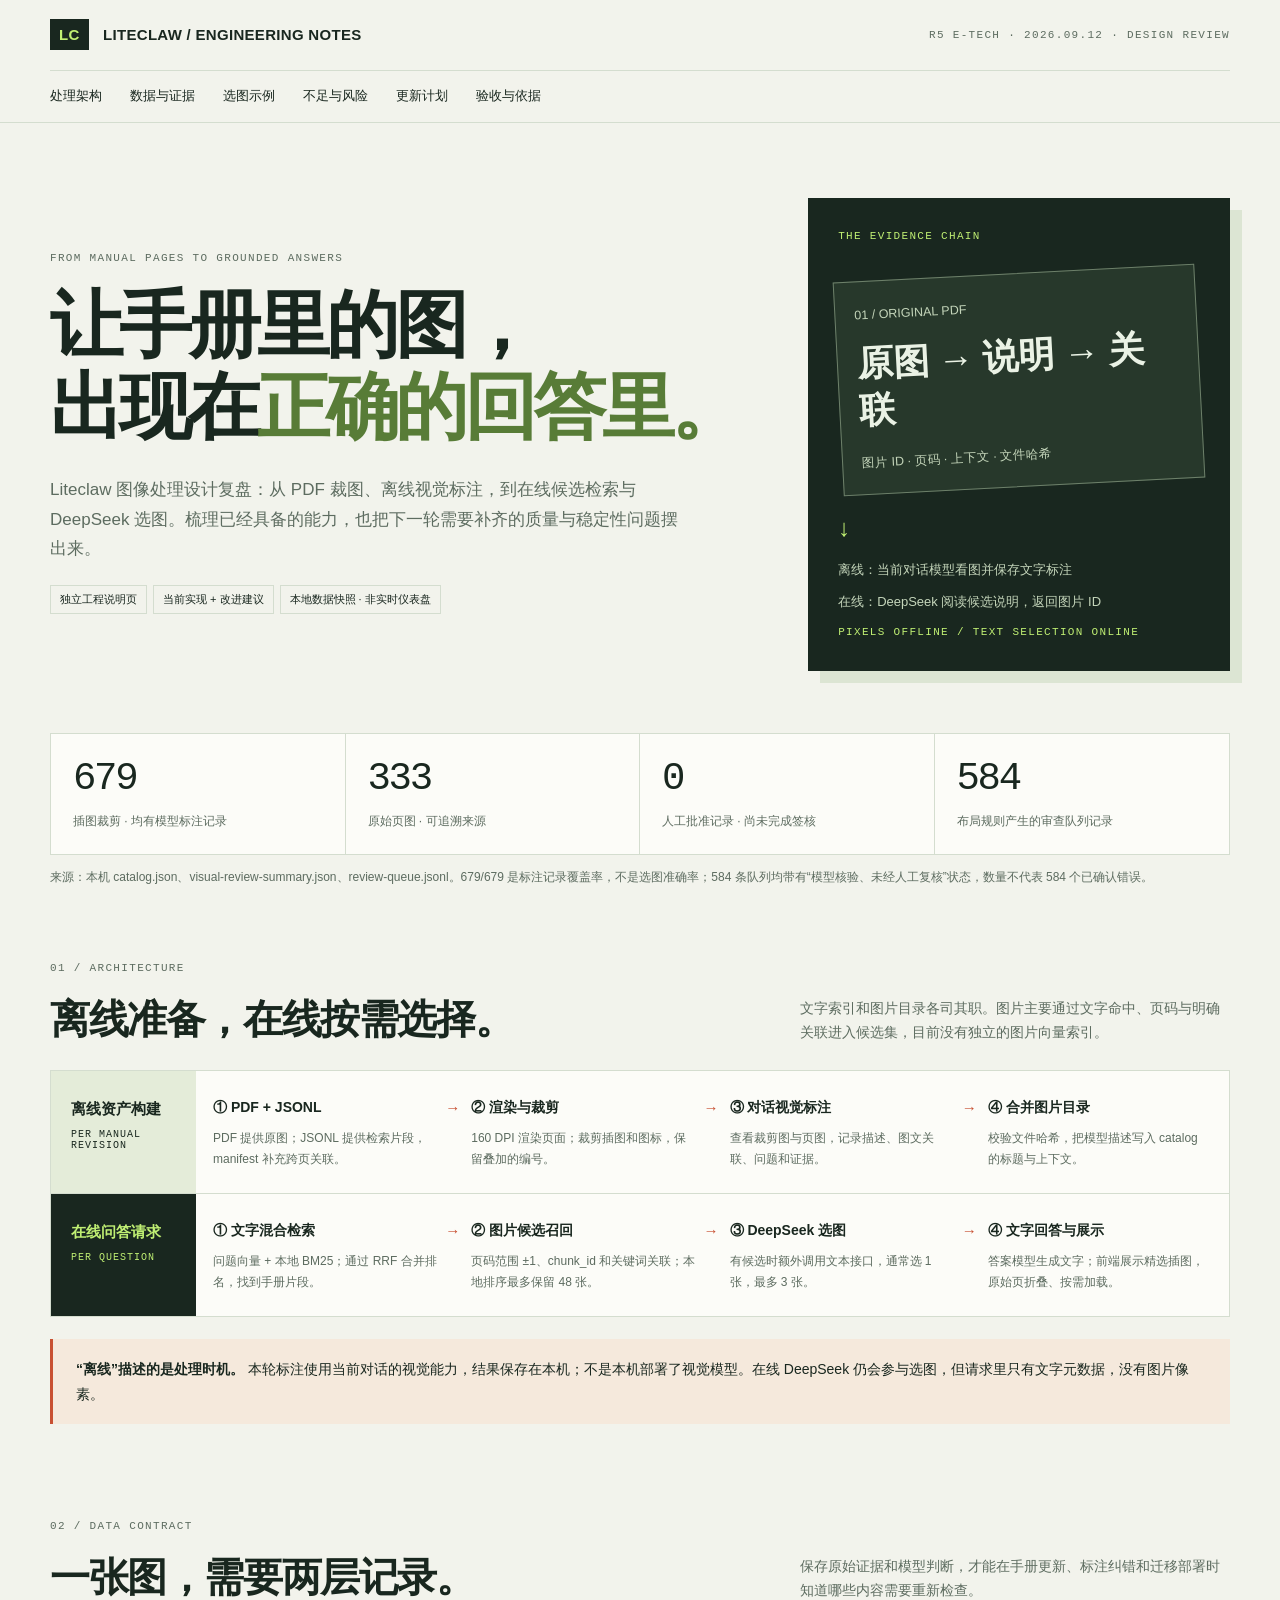
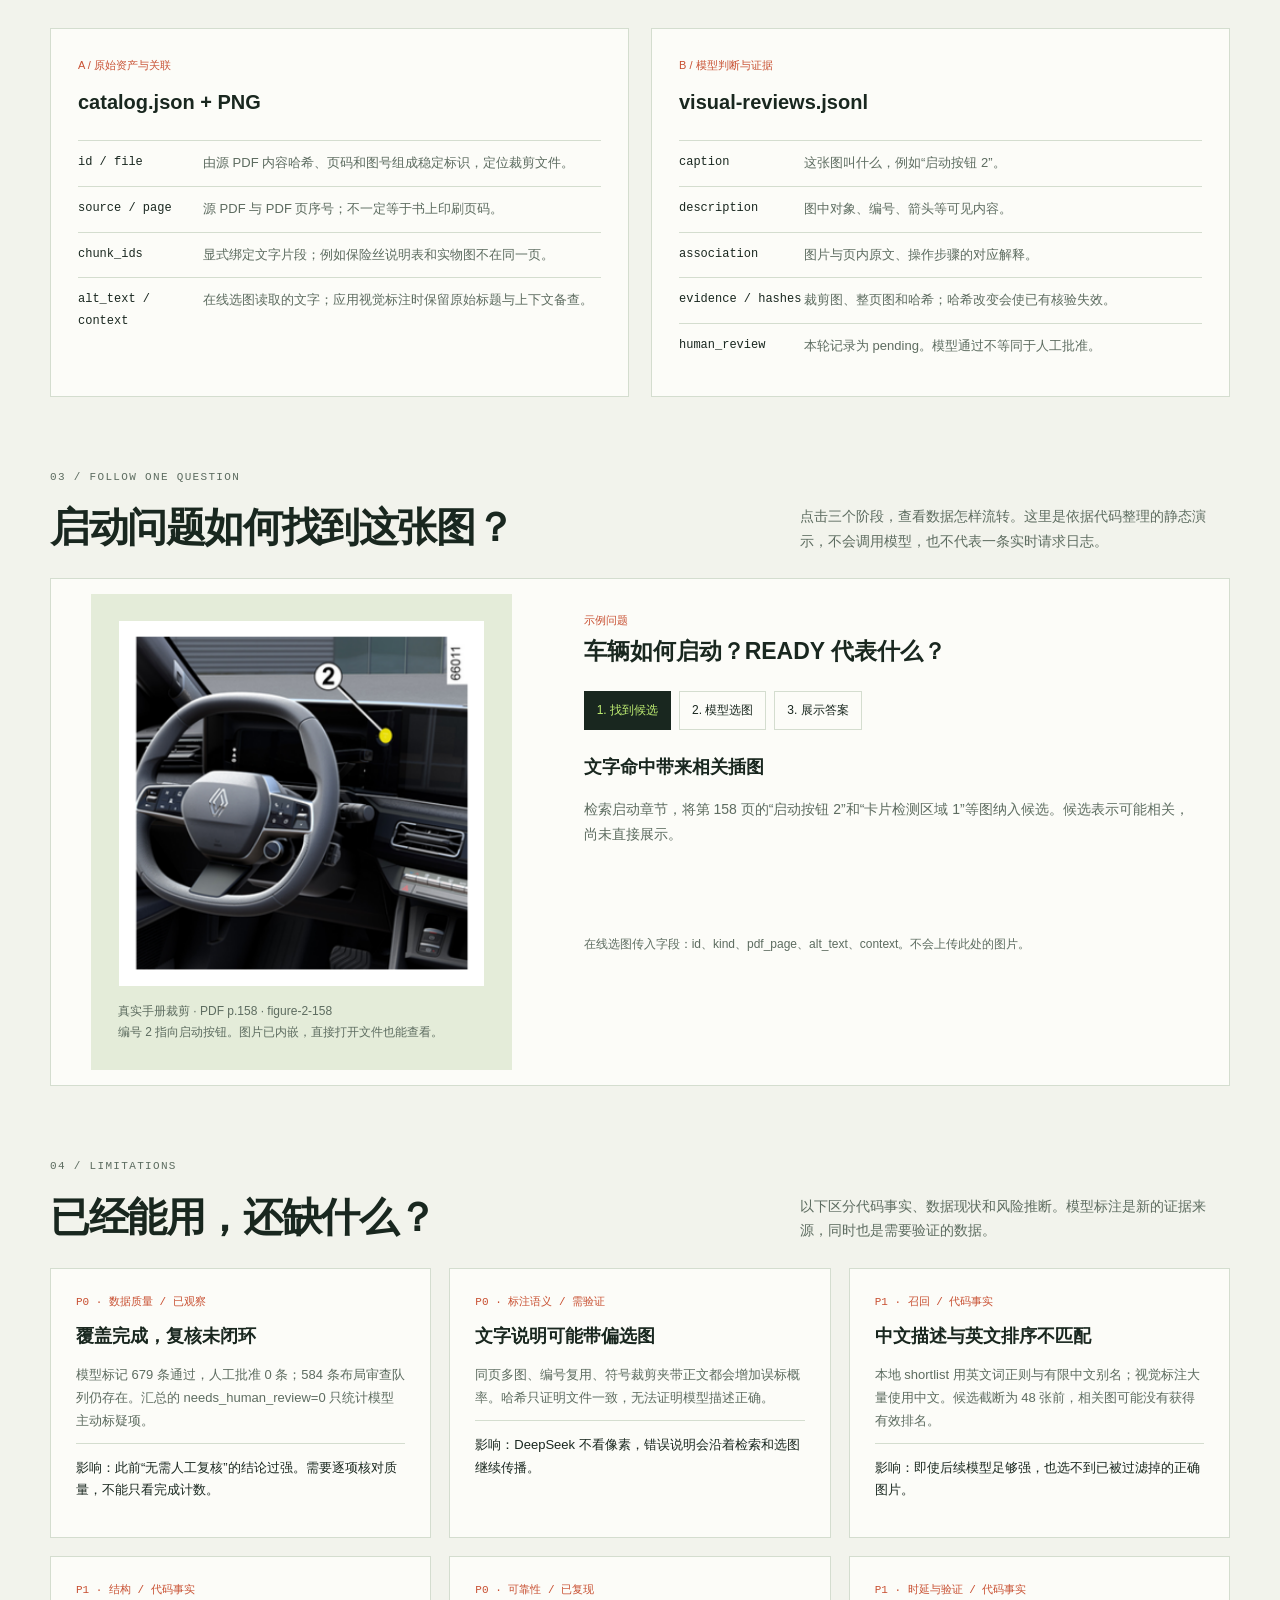
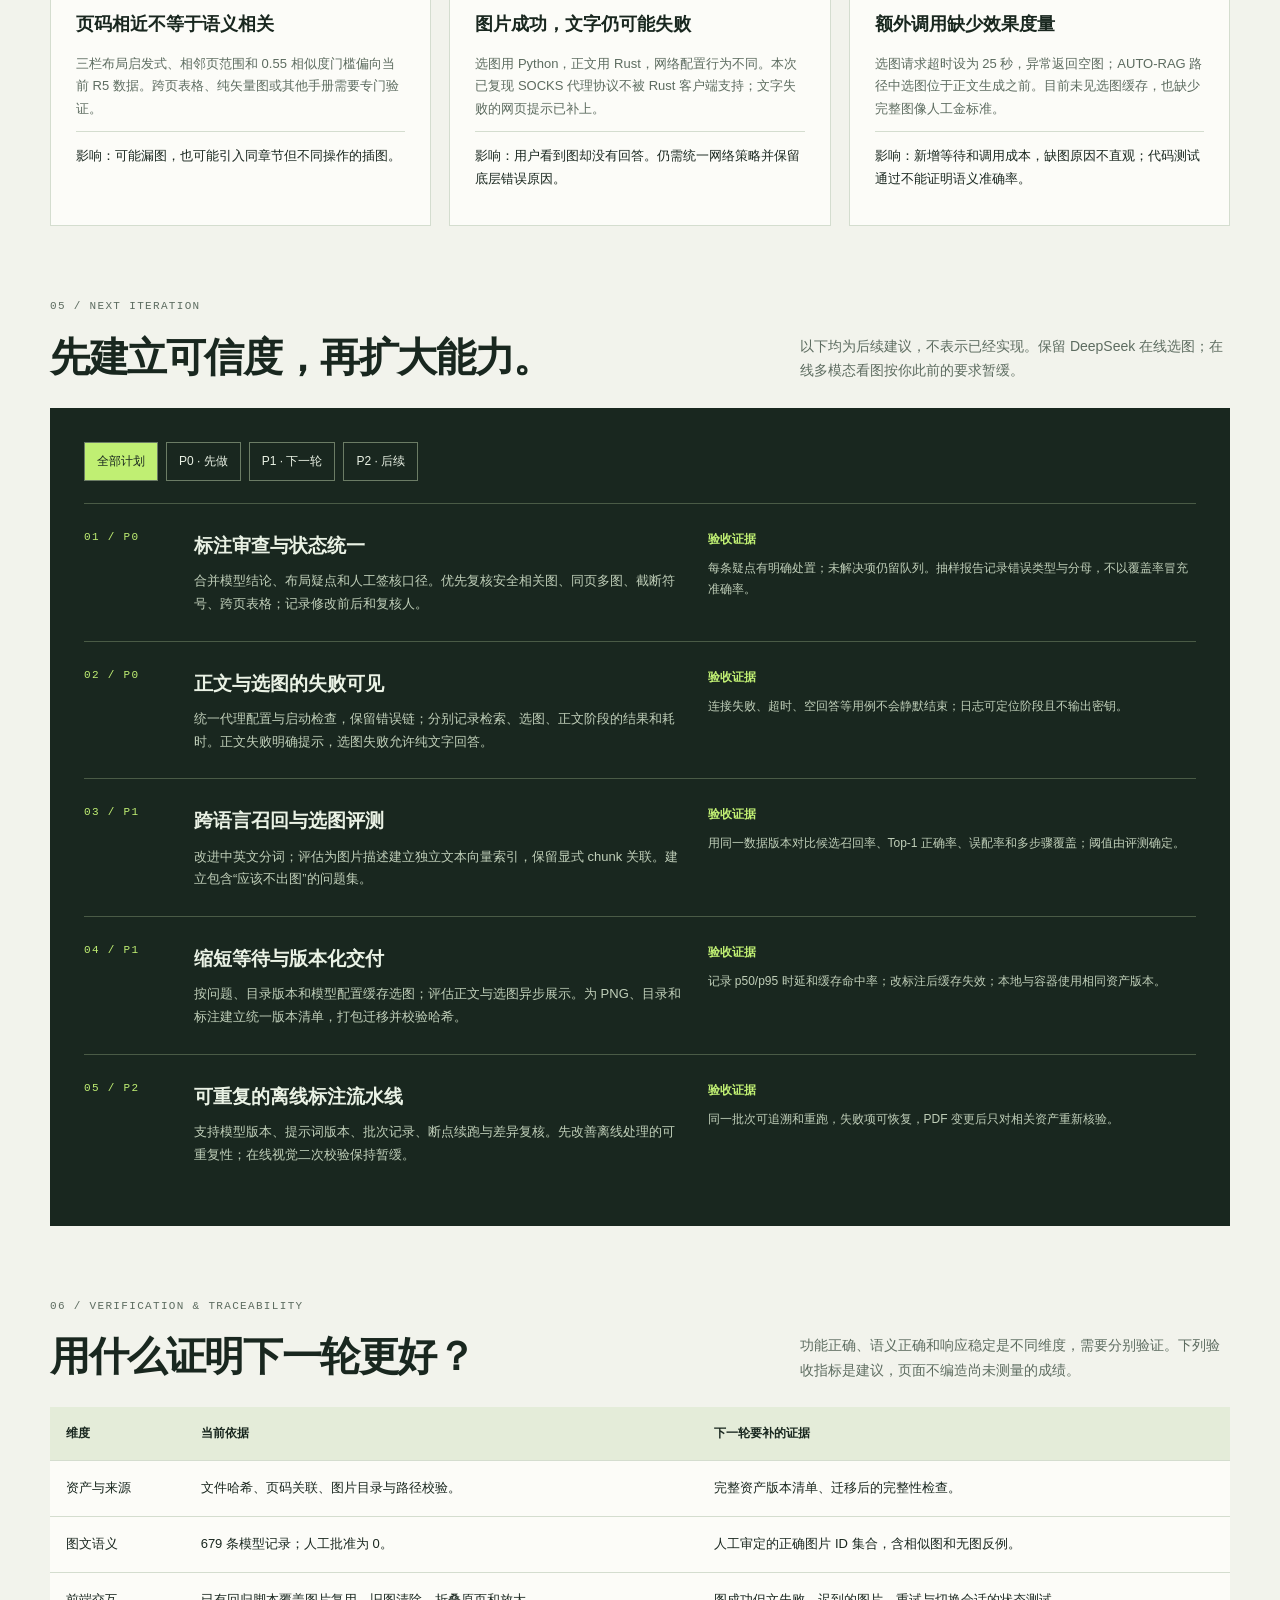
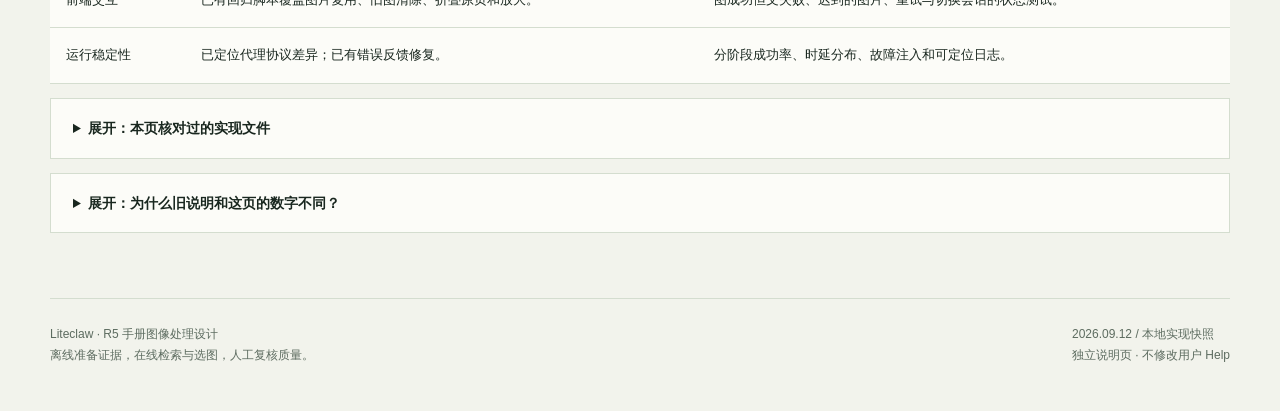
<file: web/visual-review.html>
<!doctype html>
<html lang="zh-CN">
<head>
<meta charset="utf-8"><meta name="viewport" content="width=device-width,initial-scale=1">
<title>Liteclaw · 手册图像处理设计与演进</title>
<style>
:root{--bg:#f2f3ec;--paper:#fcfcf8;--ink:#19271f;--muted:#5d6c60;--line:#d4ddcf;--lime:#c0ef73;--orange:#c85032}*{box-sizing:border-box}html{scroll-behavior:smooth;scroll-padding-top:80px}body{margin:0;background:var(--bg);color:var(--ink);font:15px/1.75 -apple-system,BlinkMacSystemFont,"PingFang SC","Microsoft YaHei",sans-serif}a{color:inherit}button{font:inherit;cursor:pointer}a:focus-visible,button:focus-visible,summary:focus-visible{outline:3px solid #b15c35;outline-offset:5px}.wrap{width:min(1180px,calc(100% - 48px));margin:auto}.mono{font:11px/1.5 ui-monospace,Menlo,monospace;letter-spacing:.12em}.top{display:flex;justify-content:space-between;align-items:center;padding:22px 0;border-bottom:1px solid var(--line);gap:16px}.brand{font-weight:800;letter-spacing:.02em}.brand b{background:var(--ink);color:var(--lime);padding:7px 9px;margin-right:10px}.top span{color:var(--muted)}nav{position:sticky;top:0;z-index:4;background:#f2f3ecf5;backdrop-filter:blur(12px);border-bottom:1px solid var(--line)}nav .wrap{display:flex;gap:28px;padding:14px 0;overflow:auto}nav a{text-decoration:none;white-space:nowrap;font-size:13px}nav a:hover{color:var(--orange)}.hero{padding:75px 0 62px;display:grid;grid-template-columns:1.25fr .75fr;gap:55px;align-items:center}.kicker{color:var(--muted);margin-bottom:18px}.hero h1{font:650 clamp(40px,5.9vw,73px)/1.13 "Songti SC","STSong",serif;letter-spacing:-.055em;margin:0 0 25px}.hero h1 em{color:#587c37;font-style:normal}.hero p{font-size:17px;max-width:640px;color:var(--muted)}.tag{display:inline-block;font-size:11px;padding:4px 9px;border:1px solid var(--line);margin:4px 6px 4px 0}.hero-art{background:var(--ink);color:#eaf2e5;padding:30px;position:relative;box-shadow:12px 12px 0 #dce5d3}.hero-art .mono{color:var(--lime)}.specimen{border:1px solid #6d806a;margin:28px 0 20px;padding:19px;transform:rotate(-3deg);background:#27382b}.specimen strong{display:block;font:650 36px/1.3 "Songti SC",serif;margin:14px 0}.specimen small{color:#c4d5ba}.hero-art .arrow{color:var(--lime);font-size:24px}.hero-art p{color:#c4d5ba;font-size:13px;margin:10px 0}.stats{display:grid;grid-template-columns:repeat(4,1fr);background:var(--paper);border:1px solid var(--line)}.stat{padding:22px;border-right:1px solid var(--line)}.stat:last-child{border:0}.stat strong{display:block;font:500 39px/1.2 ui-monospace,monospace;letter-spacing:-.06em}.stat span{display:block;font-size:12px;color:var(--muted);margin-top:9px}.annotation{font-size:12px;color:var(--muted);margin:12px 0 0}.section{padding:72px 0 0}.section-head{display:flex;gap:30px;justify-content:space-between;align-items:end;margin-bottom:25px}.section-head h2{font:600 clamp(28px,4vw,40px)/1.25 "Songti SC",serif;letter-spacing:-.035em;margin:10px 0 0}.section-head p{max-width:430px;color:var(--muted);font-size:14px;margin:0}.flow{border:1px solid var(--line);background:var(--paper)}.lane{display:grid;grid-template-columns:145px 1fr;border-bottom:1px solid var(--line)}.lane:last-child{border:0}.lane-label{background:#e4ecd9;padding:25px 20px;font-weight:700}.lane-label small{display:block;font:10px ui-monospace,monospace;letter-spacing:.1em;margin-top:7px}.lane.online .lane-label{background:var(--ink);color:var(--lime)}.nodes{display:grid;grid-template-columns:repeat(4,1fr)}.node{padding:23px 17px;position:relative}.node:not(:last-child):after{content:"→";position:absolute;right:-6px;top:24px;color:var(--orange);z-index:1}.node b{font-size:14px}.node p{font-size:12px;color:var(--muted);margin:8px 0 0}.callout{padding:18px 23px;border-left:3px solid var(--orange);background:#f5e9dc;margin:22px 0;font-size:14px}.two{display:grid;grid-template-columns:1fr 1fr;gap:22px}.card{background:var(--paper);border:1px solid var(--line);padding:27px}.card h3{font-size:20px;margin:10px 0 15px}.card p{color:var(--muted);font-size:14px}.fields{margin:20px 0 0}.fields div{display:grid;grid-template-columns:125px 1fr;border-top:1px solid var(--line);padding:11px 0;font-size:13px}.fields dt{font:12px/1.8 ui-monospace,monospace}.fields dd{margin:0;color:var(--muted)}code{font:12px/1.7 ui-monospace,monospace;overflow-wrap:anywhere}.example{display:grid;grid-template-columns:.85fr 1.15fr;border:1px solid var(--line);background:var(--paper)}.photo{padding:27px;background:#e4ecd9;display:flex;flex-direction:column;justify-content:center}.photo img{display:block;width:min(100%,365px);height:auto;margin:auto;border:8px solid white}.photo figcaption{font-size:12px;color:var(--muted);margin-top:15px}.example-body{padding:32px}.example-body h3{margin:0 0 20px;font-size:23px}.controls{display:flex;gap:8px;flex-wrap:wrap;margin-bottom:22px}.controls button{border:1px solid var(--line);background:transparent;padding:8px 12px;font-size:12px;color:var(--ink)}.controls button[aria-pressed=true]{background:var(--ink);color:var(--lime);border-color:var(--ink)}#demo-content{min-height:170px}#demo-content h4{font-size:18px;margin:0 0 9px}#demo-content p{color:var(--muted);font-size:14px}.label{color:var(--orange);font-size:11px}.risk-grid{display:grid;grid-template-columns:repeat(3,1fr);gap:18px}.risk{padding:25px;border:1px solid var(--line);background:var(--paper)}.risk h3{font-size:18px;margin:12px 0}.risk p{font-size:13px;color:var(--muted);margin:10px 0}.risk .impact{border-top:1px solid var(--line);padding-top:13px;color:var(--ink)}.priority{font:11px ui-monospace,monospace;color:var(--orange)}.roadmap{background:var(--ink);color:#eaf2e5;padding:34px}.roadmap .controls button{border-color:#6b7c65;color:#eaf2e5}.roadmap .controls button[aria-pressed=true]{background:var(--lime);color:var(--ink)}.milestone{display:grid;grid-template-columns:85px 1fr 1fr;gap:25px;padding:25px 0;border-top:1px solid #4a5b46}.milestone h3{font-size:19px;margin:0 0 8px}.milestone p{font-size:13px;color:#c0cfb9;margin:0}.milestone .mono{color:var(--lime)}.accept{font-size:12px;color:#c0cfb9}.accept b{display:block;color:var(--lime);margin-bottom:8px}.table-wrap{overflow:auto}table{border-collapse:collapse;width:100%;font-size:13px;background:var(--paper)}th,td{text-align:left;padding:16px;border-bottom:1px solid var(--line);vertical-align:top}th{font-size:12px;background:#e4ecd9}td:first-child{white-space:nowrap}details{border:1px solid var(--line);padding:17px 22px;margin-top:14px;background:var(--paper)}summary{cursor:pointer;font-size:14px;font-weight:600}details p,details li{font-size:13px;color:var(--muted)}.footer{display:flex;justify-content:space-between;gap:25px;border-top:1px solid var(--line);margin-top:65px;padding:25px 0 45px;color:var(--muted);font-size:12px}[hidden]{display:none!important}@media(max-width:800px){.hero{grid-template-columns:1fr;padding:42px 0;gap:30px}.hero-art{max-width:480px}.stats{grid-template-columns:repeat(2,1fr)}.stat{border-bottom:1px solid var(--line)}.section-head{display:block}.section-head p{margin-top:18px}.lane{grid-template-columns:1fr}.nodes{grid-template-columns:repeat(2,1fr)}.node:nth-child(2):after{display:none}.two,.example{grid-template-columns:1fr}.risk-grid{grid-template-columns:1fr 1fr}.milestone{grid-template-columns:55px 1fr}.accept{grid-column:2}.top .mono{display:none}}@media(max-width:480px){.wrap{width:calc(100% - 30px)}.risk-grid{grid-template-columns:1fr}.section{padding-top:48px}.card,.example-body,.roadmap{padding:22px}.fields div{grid-template-columns:1fr;gap:5px}.footer{display:block}.footer span{display:block;margin-top:9px}nav .wrap{gap:20px}}@media(prefers-reduced-motion:reduce){html{scroll-behavior:auto}}@media print{nav,.controls{display:none}.hero-art{box-shadow:none}.section{padding-top:30px}.risk,.card,.milestone{break-inside:avoid}body{background:white}.wrap{width:100%}.roadmap{background:white;color:black}.roadmap p,.accept,.milestone .mono,.accept b{color:black}}
</style>
</head>
<body>
<div class="wrap top"><div class="brand"><b>LC</b> LITECLAW / ENGINEERING NOTES</div><span class="mono">R5 E-TECH · 2026.09.12 · DESIGN REVIEW</span></div>
<nav aria-label="页面章节"><div class="wrap"><a href="#architecture">处理架构</a><a href="#evidence">数据与证据</a><a href="#example">选图示例</a><a href="#risks">不足与风险</a><a href="#roadmap">更新计划</a><a href="#verification">验收与依据</a></div></nav>
<header class="wrap hero">
<div><div class="mono kicker">FROM MANUAL PAGES TO GROUNDED ANSWERS</div><h1>让手册里的图，<br>出现在<em>正确的回答里。</em></h1><p>Liteclaw 图像处理设计复盘：从 PDF 裁图、离线视觉标注，到在线候选检索与 DeepSeek 选图。梳理已经具备的能力，也把下一轮需要补齐的质量与稳定性问题摆出来。</p><span class="tag">独立工程说明页</span><span class="tag">当前实现 + 改进建议</span><span class="tag">本地数据快照 · 非实时仪表盘</span></div>
<aside class="hero-art" aria-label="图像处理的三个核心环节"><div class="mono">THE EVIDENCE CHAIN</div><div class="specimen"><small>01 / ORIGINAL PDF</small><strong>原图 → 说明 → 关联</strong><small>图片 ID · 页码 · 上下文 · 文件哈希</small></div><div class="arrow">↓</div><p>离线：当前对话模型看图并保存文字标注</p><p>在线：DeepSeek 阅读候选说明，返回图片 ID</p><div class="mono">PIXELS OFFLINE / TEXT SELECTION ONLINE</div></aside>
</header>
<main class="wrap">
<div class="stats"><div class="stat"><strong>679</strong><span>插图裁剪 · 均有模型标注记录</span></div><div class="stat"><strong>333</strong><span>原始页图 · 可追溯来源</span></div><div class="stat"><strong>0</strong><span>人工批准记录 · 尚未完成签核</span></div><div class="stat"><strong>584</strong><span>布局规则产生的审查队列记录</span></div></div>
<p class="annotation">来源：本机 catalog.json、visual-review-summary.json、review-queue.jsonl。679/679 是标注记录覆盖率，不是选图准确率；584 条队列均带有“模型核验、未经人工复核”状态，数量不代表 584 个已确认错误。</p>
<section class="section" id="architecture"><div class="section-head"><div><div class="mono kicker">01 / ARCHITECTURE</div><h2>离线准备，在线按需选择。</h2></div><p>文字索引和图片目录各司其职。图片主要通过文字命中、页码与明确关联进入候选集，目前没有独立的图片向量索引。</p></div>
<div class="flow">
<div class="lane"><div class="lane-label">离线资产构建<small>PER MANUAL REVISION</small></div><div class="nodes"><div class="node"><b>① PDF + JSONL</b><p>PDF 提供原图；JSONL 提供检索片段，manifest 补充跨页关联。</p></div><div class="node"><b>② 渲染与裁剪</b><p>160 DPI 渲染页面；裁剪插图和图标，保留叠加的编号。</p></div><div class="node"><b>③ 对话视觉标注</b><p>查看裁剪图与页图，记录描述、图文关联、问题和证据。</p></div><div class="node"><b>④ 合并图片目录</b><p>校验文件哈希，把模型描述写入 catalog 的标题与上下文。</p></div></div></div>
<div class="lane online"><div class="lane-label">在线问答请求<small>PER QUESTION</small></div><div class="nodes"><div class="node"><b>① 文字混合检索</b><p>问题向量 + 本地 BM25；通过 RRF 合并排名，找到手册片段。</p></div><div class="node"><b>② 图片候选召回</b><p>页码范围 ±1、chunk_id 和关键词关联；本地排序最多保留 48 张。</p></div><div class="node"><b>③ DeepSeek 选图</b><p>有候选时额外调用文本接口，通常选 1 张，最多 3 张。</p></div><div class="node"><b>④ 文字回答与展示</b><p>答案模型生成文字；前端展示精选插图，原始页折叠、按需加载。</p></div></div></div>
</div><div class="callout"><strong>“离线”描述的是处理时机。</strong> 本轮标注使用当前对话的视觉能力，结果保存在本机；不是本机部署了视觉模型。在线 DeepSeek 仍会参与选图，但请求里只有文字元数据，没有图片像素。</div></section>
<section class="section" id="evidence"><div class="section-head"><div><div class="mono kicker">02 / DATA CONTRACT</div><h2>一张图，需要两层记录。</h2></div><p>保存原始证据和模型判断，才能在手册更新、标注纠错和迁移部署时知道哪些内容需要重新检查。</p></div><div class="two">
<article class="card"><div class="label">A / 原始资产与关联</div><h3>catalog.json + PNG</h3><dl class="fields"><div><dt>id / file</dt><dd>由源 PDF 内容哈希、页码和图号组成稳定标识，定位裁剪文件。</dd></div><div><dt>source / page</dt><dd>源 PDF 与 PDF 页序号；不一定等于书上印刷页码。</dd></div><div><dt>chunk_ids</dt><dd>显式绑定文字片段；例如保险丝说明表和实物图不在同一页。</dd></div><div><dt>alt_text / context</dt><dd>在线选图读取的文字；应用视觉标注时保留原始标题与上下文备查。</dd></div></dl></article>
<article class="card"><div class="label">B / 模型判断与证据</div><h3>visual-reviews.jsonl</h3><dl class="fields"><div><dt>caption</dt><dd>这张图叫什么，例如“启动按钮 2”。</dd></div><div><dt>description</dt><dd>图中对象、编号、箭头等可见内容。</dd></div><div><dt>association</dt><dd>图片与页内原文、操作步骤的对应解释。</dd></div><div><dt>evidence / hashes</dt><dd>裁剪图、整页图和哈希；哈希改变会使已有核验失效。</dd></div><div><dt>human_review</dt><dd>本轮记录为 pending。模型通过不等同于人工批准。</dd></div></dl></article></div></section>
<section class="section" id="example"><div class="section-head"><div><div class="mono kicker">03 / FOLLOW ONE QUESTION</div><h2>启动问题如何找到这张图？</h2></div><p>点击三个阶段，查看数据怎样流转。这里是依据代码整理的静态演示，不会调用模型，也不代表一条实时请求日志。</p></div>
<div class="example"><figure class="photo"><img src="[data-uri]" width="365" height="365" alt="R5 手册第158页裁剪：方向盘右侧启动按钮标为2"><figcaption>真实手册裁剪 · PDF p.158 · figure-2-158<br>编号 2 指向启动按钮。图片已内嵌，直接打开文件也能查看。</figcaption></figure><div class="example-body"><div class="label">示例问题</div><h3>车辆如何启动？READY 代表什么？</h3><div class="controls" id="demo-controls" aria-label="查看处理阶段"><button type="button" data-step="0" aria-pressed="true">1. 找到候选</button><button type="button" data-step="1" aria-pressed="false">2. 模型选图</button><button type="button" data-step="2" aria-pressed="false">3. 展示答案</button></div><div id="demo-content" aria-live="polite"><h4>文字命中带来相关插图</h4><p>检索启动章节，将第 158 页的“启动按钮 2”和“卡片检测区域 1”等图纳入候选。候选表示可能相关，尚未直接展示。</p></div><p class="annotation">在线选图传入字段：id、kind、pdf_page、alt_text、context。不会上传此处的图片。</p></div></div></section>
<section class="section" id="risks"><div class="section-head"><div><div class="mono kicker">04 / LIMITATIONS</div><h2>已经能用，还缺什么？</h2></div><p>以下区分代码事实、数据现状和风险推断。模型标注是新的证据来源，同时也是需要验证的数据。</p></div><div class="risk-grid">
<article class="risk"><div class="priority">P0 · 数据质量 / 已观察</div><h3>覆盖完成，复核未闭环</h3><p>模型标记 679 条通过，人工批准 0 条；584 条布局审查队列仍存在。汇总的 needs_human_review=0 只统计模型主动标疑项。</p><p class="impact">影响：此前“无需人工复核”的结论过强。需要逐项核对质量，不能只看完成计数。</p></article>
<article class="risk"><div class="priority">P0 · 标注语义 / 需验证</div><h3>文字说明可能带偏选图</h3><p>同页多图、编号复用、符号裁剪夹带正文都会增加误标概率。哈希只证明文件一致，无法证明模型描述正确。</p><p class="impact">影响：DeepSeek 不看像素，错误说明会沿着检索和选图继续传播。</p></article>
<article class="risk"><div class="priority">P1 · 召回 / 代码事实</div><h3>中文描述与英文排序不匹配</h3><p>本地 shortlist 用英文词正则与有限中文别名；视觉标注大量使用中文。候选截断为 48 张前，相关图可能没有获得有效排名。</p><p class="impact">影响：即使后续模型足够强，也选不到已被过滤掉的正确图片。</p></article>
<article class="risk"><div class="priority">P1 · 结构 / 代码事实</div><h3>页码相近不等于语义相关</h3><p>三栏布局启发式、相邻页范围和 0.55 相似度门槛偏向当前 R5 数据。跨页表格、纯矢量图或其他手册需要专门验证。</p><p class="impact">影响：可能漏图，也可能引入同章节但不同操作的插图。</p></article>
<article class="risk"><div class="priority">P0 · 可靠性 / 已复现</div><h3>图片成功，文字仍可能失败</h3><p>选图用 Python，正文用 Rust，网络配置行为不同。本次已复现 SOCKS 代理协议不被 Rust 客户端支持；文字失败的网页提示已补上。</p><p class="impact">影响：用户看到图却没有回答。仍需统一网络策略并保留底层错误原因。</p></article>
<article class="risk"><div class="priority">P1 · 时延与验证 / 代码事实</div><h3>额外调用缺少效果度量</h3><p>选图请求超时设为 25 秒，异常返回空图；AUTO-RAG 路径中选图位于正文生成之前。目前未见选图缓存，也缺少完整图像人工金标准。</p><p class="impact">影响：新增等待和调用成本，缺图原因不直观；代码测试通过不能证明语义准确率。</p></article>
</div></section>
<section class="section" id="roadmap"><div class="section-head"><div><div class="mono kicker">05 / NEXT ITERATION</div><h2>先建立可信度，再扩大能力。</h2></div><p>以下均为后续建议，不表示已经实现。保留 DeepSeek 在线选图；在线多模态看图按你此前的要求暂缓。</p></div>
<div class="roadmap"><div class="controls" id="road-controls" aria-label="按优先级筛选改进计划"><button type="button" data-filter="all" aria-pressed="true">全部计划</button><button type="button" data-filter="P0" aria-pressed="false">P0 · 先做</button><button type="button" data-filter="P1" aria-pressed="false">P1 · 下一轮</button><button type="button" data-filter="P2" aria-pressed="false">P2 · 后续</button></div>
<article class="milestone" data-priority="P0"><div class="mono">01 / P0</div><div><h3>标注审查与状态统一</h3><p>合并模型结论、布局疑点和人工签核口径。优先复核安全相关图、同页多图、截断符号、跨页表格；记录修改前后和复核人。</p></div><div class="accept"><b>验收证据</b>每条疑点有明确处置；未解决项仍留队列。抽样报告记录错误类型与分母，不以覆盖率冒充准确率。</div></article>
<article class="milestone" data-priority="P0"><div class="mono">02 / P0</div><div><h3>正文与选图的失败可见</h3><p>统一代理配置与启动检查，保留错误链；分别记录检索、选图、正文阶段的结果和耗时。正文失败明确提示，选图失败允许纯文字回答。</p></div><div class="accept"><b>验收证据</b>连接失败、超时、空回答等用例不会静默结束；日志可定位阶段且不输出密钥。</div></article>
<article class="milestone" data-priority="P1"><div class="mono">03 / P1</div><div><h3>跨语言召回与选图评测</h3><p>改进中英文分词；评估为图片描述建立独立文本向量索引，保留显式 chunk 关联。建立包含“应该不出图”的问题集。</p></div><div class="accept"><b>验收证据</b>用同一数据版本对比候选召回率、Top-1 正确率、误配率和多步骤覆盖；阈值由评测确定。</div></article>
<article class="milestone" data-priority="P1"><div class="mono">04 / P1</div><div><h3>缩短等待与版本化交付</h3><p>按问题、目录版本和模型配置缓存选图；评估正文与选图异步展示。为 PNG、目录和标注建立统一版本清单，打包迁移并校验哈希。</p></div><div class="accept"><b>验收证据</b>记录 p50/p95 时延和缓存命中率；改标注后缓存失效；本地与容器使用相同资产版本。</div></article>
<article class="milestone" data-priority="P2"><div class="mono">05 / P2</div><div><h3>可重复的离线标注流水线</h3><p>支持模型版本、提示词版本、批次记录、断点续跑与差异复核。先改善离线处理的可重复性；在线视觉二次校验保持暂缓。</p></div><div class="accept"><b>验收证据</b>同一批次可追溯和重跑，失败项可恢复，PDF 变更后只对相关资产重新核验。</div></article>
</div></section>
<section class="section" id="verification"><div class="section-head"><div><div class="mono kicker">06 / VERIFICATION & TRACEABILITY</div><h2>用什么证明下一轮更好？</h2></div><p>功能正确、语义正确和响应稳定是不同维度，需要分别验证。下列验收指标是建议，页面不编造尚未测量的成绩。</p></div><div class="table-wrap"><table><thead><tr><th>维度</th><th>当前依据</th><th>下一轮要补的证据</th></tr></thead><tbody><tr><td>资产与来源</td><td>文件哈希、页码关联、图片目录与路径校验。</td><td>完整资产版本清单、迁移后的完整性检查。</td></tr><tr><td>图文语义</td><td>679 条模型记录；人工批准为 0。</td><td>人工审定的正确图片 ID 集合，含相似图和无图反例。</td></tr><tr><td>前端交互</td><td>已有回归脚本覆盖图片复用、旧图清除、折叠原页和放大。</td><td>图成功但文失败、迟到的图片、重试与切换会话的状态测试。</td></tr><tr><td>运行稳定性</td><td>已定位代理协议差异；已有错误反馈修复。</td><td>分阶段成功率、时延分布、故障注入和可定位日志。</td></tr></tbody></table></div>
<details><summary>展开：本页核对过的实现文件</summary><ul><li><code>tools/build_manual_images.py</code>：PDF 渲染与裁剪、目录生成。</li><li><code>tools/merge_manual_visual_reviews.py</code> 与 <code>skills/manual-rag/lib/image_review.py</code>：模型记录、哈希和目录应用。</li><li><code>skills/manual-rag/scripts/rag.py</code>：文字混合检索、图片候选召回。</li><li><code>skills/manual-rag/lib/image_select.py</code>：候选排序、文本模型选图、ID 校验。</li><li><code>crates/liteclaw-web/src/manual_images.rs</code> 与 <code>web/manual-images.js</code>：授权图片服务与前端显示。</li><li><code>crates/liteclaw-agent/src/lib.rs</code>：正文模型调用失败的事件反馈。</li></ul></details>
<details><summary>展开：为什么旧说明和这页的数字不同？</summary><p>旧文档仍有“只完成 108 张”的阶段性描述；本页使用本机最新数据快照。visual-review-summary 的 0 个标疑项与 review-queue 的 584 条记录属于不同统计口径。统一状态和文档应作为 P0 工作。</p><p>本页未重新逐张审定 679 张图。此次整理核对的是代码、记录数量、数据状态及一个真实裁剪示例，因此不声称所有模型描述已经正确。</p></details>
</section>
</main><footer class="wrap footer"><span>Liteclaw · R5 手册图像处理设计<br>离线准备证据，在线检索与选图，人工复核质量。</span><span>2026.09.12 / 本地实现快照<br>独立说明页 · 不修改用户 Help</span></footer>
<script>
const stages=[
['文字命中带来相关插图','检索启动章节，将第 158 页的“启动按钮 2”和“卡片检测区域 1”等图纳入候选。候选表示可能相关，尚未直接展示。'],
['DeepSeek 阅读说明，选择图片 ID','把用户问题和候选的 alt_text、context、页码发给文本模型。它看不到像素；可选择启动按钮图，并在必要时补充卡片检测区域图。返回 ID 必须来自候选集，重复或无效 ID 会被过滤。'],
['精选图在前，原始页折叠在后','正文由答案模型独立生成，前端展示选中的插图。对应整页作为 reference 折叠保存，展开后加载；图片 URL 通过鉴权接口访问。离线说明有误时，这一层无法自动纠正图像含义。']
];
document.querySelectorAll('[data-step]').forEach(button=>button.addEventListener('click',()=>{
document.querySelectorAll('[data-step]').forEach(b=>b.setAttribute('aria-pressed',String(b===button)));
const s=stages[Number(button.dataset.step)], panel=document.getElementById('demo-content');
panel.replaceChildren();const title=document.createElement('h4'), body=document.createElement('p');title.textContent=s[0];body.textContent=s[1];panel.append(title,body);
}));
document.querySelectorAll('[data-filter]').forEach(button=>button.addEventListener('click',()=>{
document.querySelectorAll('[data-filter]').forEach(b=>b.setAttribute('aria-pressed',String(b===button)));
document.querySelectorAll('.milestone').forEach(row=>{row.hidden=button.dataset.filter!=='all'&&row.dataset.priority!==button.dataset.filter;});
}));
</script></body></html>
</file>
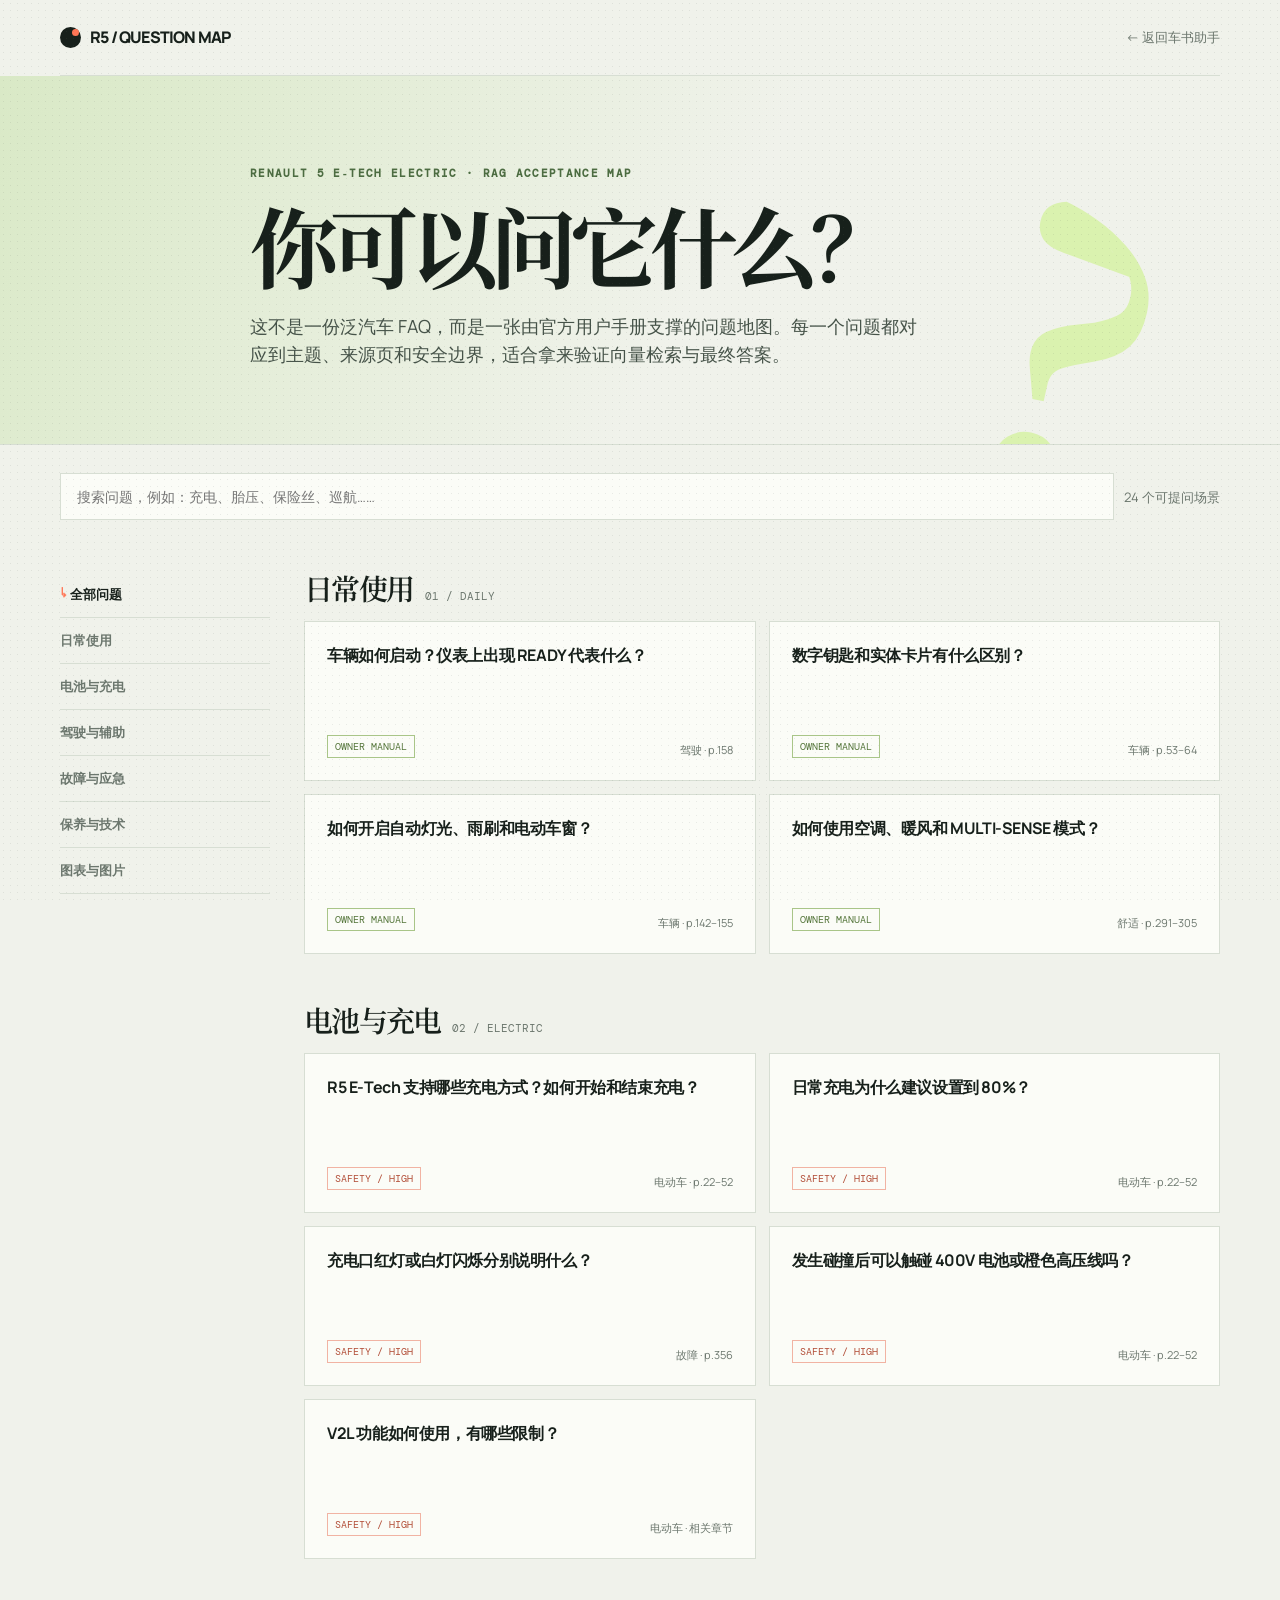
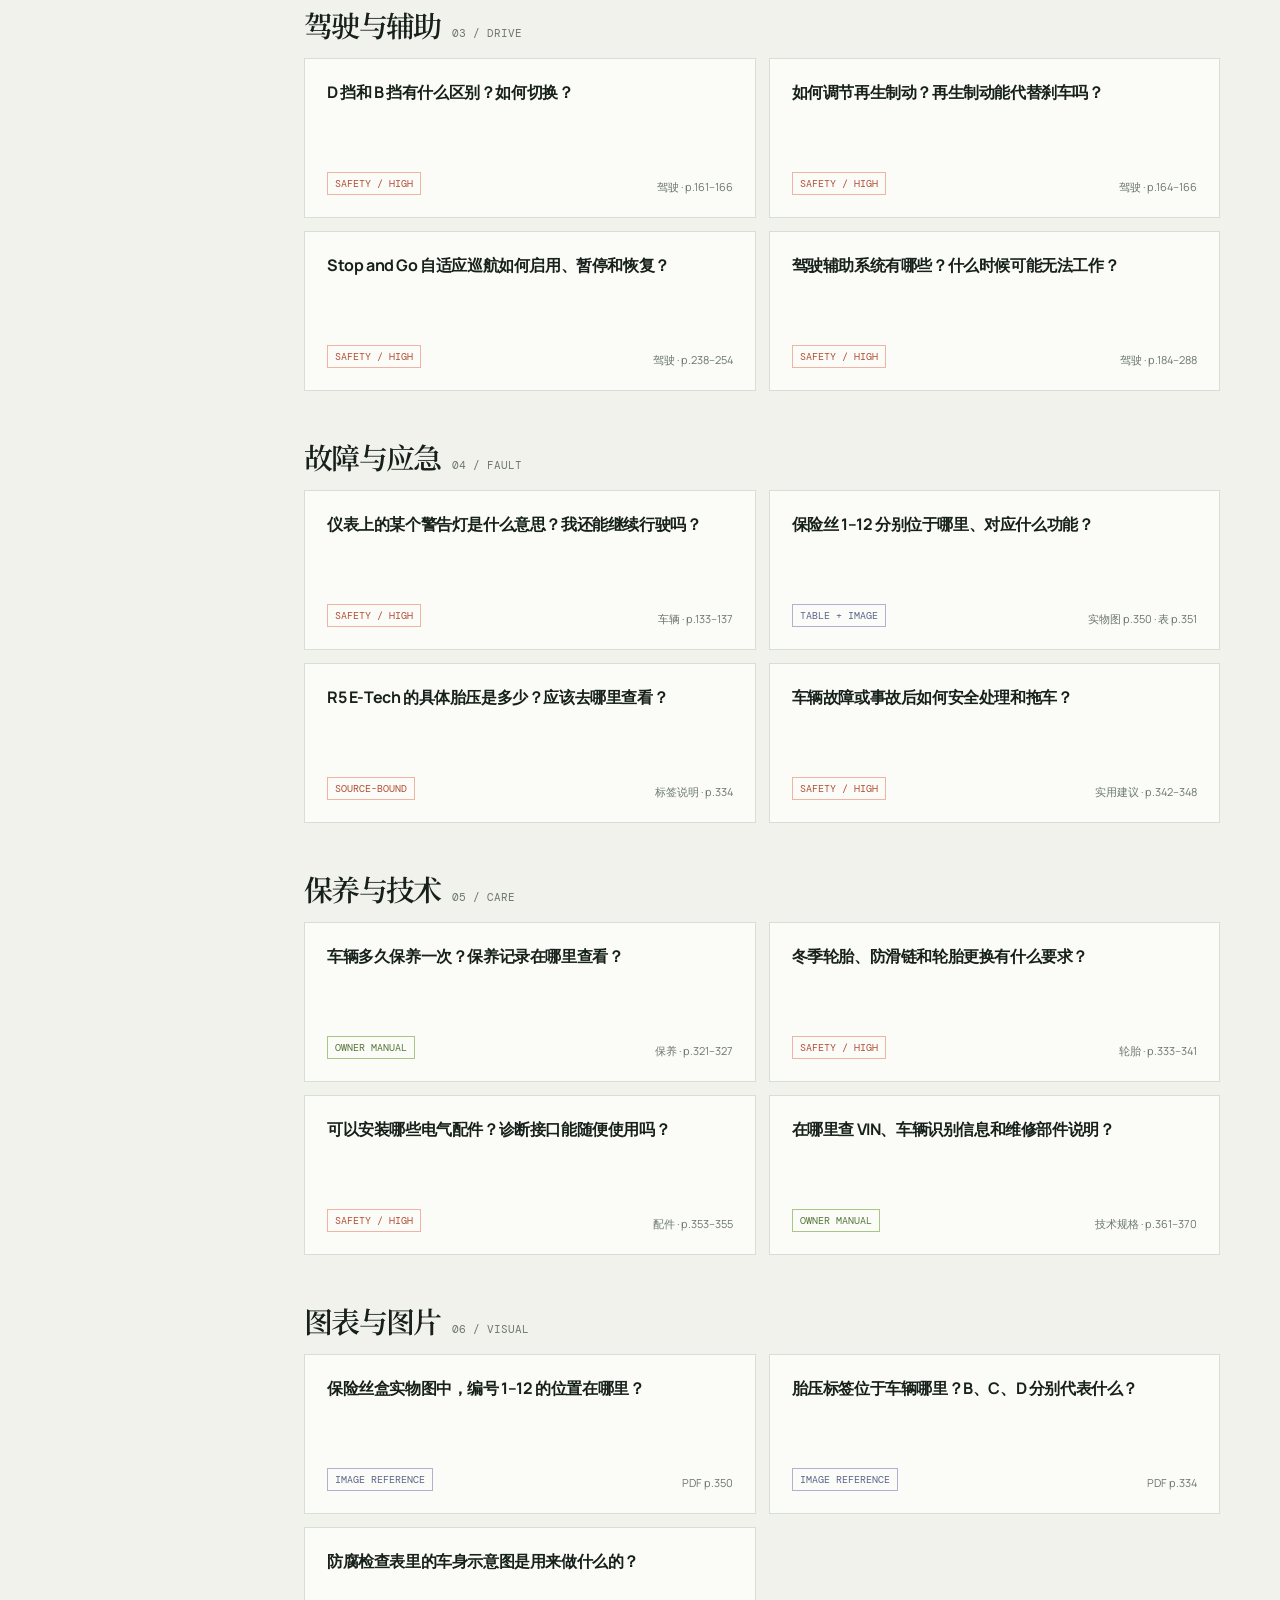
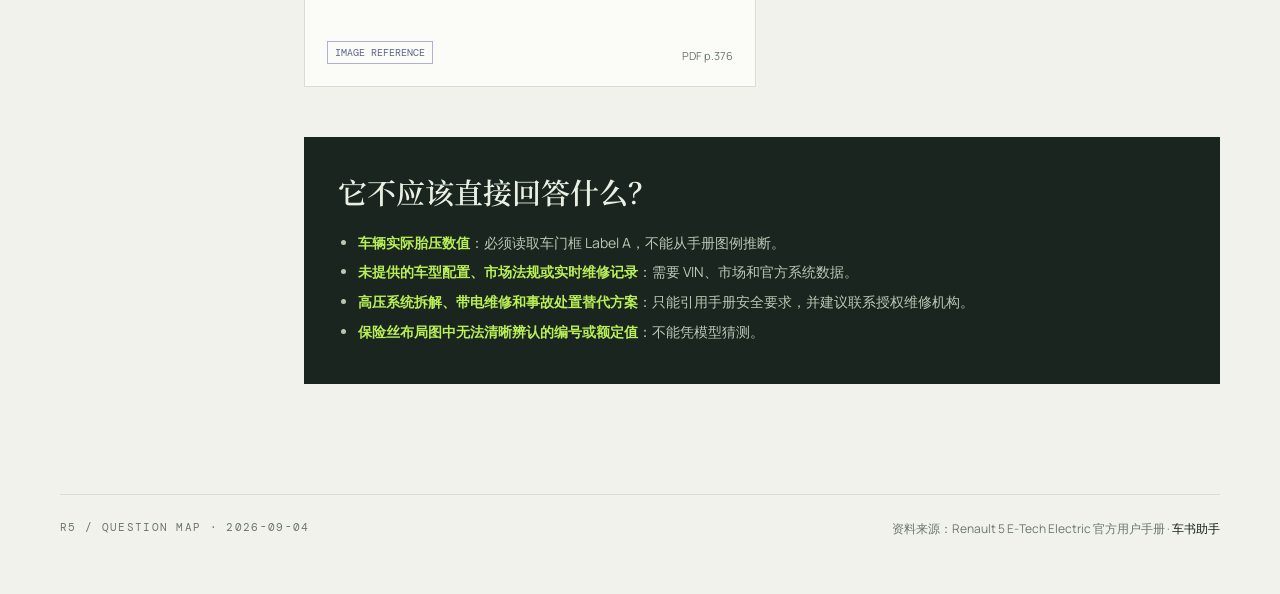
<file: crates/liteclaw-web/src/static/help.html>
<!doctype html>
<html lang="zh-CN">
<head>
  <meta charset="utf-8" />
  <meta name="viewport" content="width=device-width, initial-scale=1" />
  <title>R5 E‑Tech · RAG 问题地图</title>
  <style>
    @import url('https://fonts.googleapis.com/css2?family=DM+Mono:wght@400;500&family=Manrope:wght@400;600;700;800&family=Noto+Serif+SC:wght@600;700&display=swap');
    :root{--bg:#f0f2eb;--ink:#17201b;--muted:#6c776e;--green:#b9ef56;--orange:#ff7555;--card:#fbfcf7;--line:#d7ded3}*{box-sizing:border-box}html{scroll-behavior:smooth}body{margin:0;background:var(--bg);color:var(--ink);font-family:Manrope,"PingFang SC","Noto Sans SC",sans-serif;line-height:1.55}body:before{content:"";position:fixed;inset:0;pointer-events:none;opacity:.12;background-image:radial-gradient(#617061 0.6px,transparent .6px);background-size:7px 7px;z-index:3}.wrap{width:min(1160px,calc(100% - 44px));margin:auto}.mono{font:11px "DM Mono",monospace;letter-spacing:.12em;text-transform:uppercase}.top{padding:25px 0;display:flex;justify-content:space-between;align-items:center;border-bottom:1px solid var(--line)}.logo{font-weight:800;letter-spacing:-.05em}.logo i{display:inline-block;width:21px;height:21px;background:var(--ink);border-radius:50%;vertical-align:-5px;margin-right:9px;position:relative}.logo i:after{content:"";position:absolute;width:7px;height:7px;background:var(--orange);border-radius:50%;right:2px;top:2px}.back{color:var(--muted);font-size:13px;text-decoration:none}.back:hover{color:var(--ink)}header{padding:90px 0 75px;background:linear-gradient(118deg,#d9e9c6 0%,var(--bg) 55%);border-bottom:1px solid var(--line);position:relative;overflow:hidden}header:after{content:"?";position:absolute;right:9%;top:18%;font:bold 380px/1 "Noto Serif SC",serif;color:rgba(185,239,86,.4);transform:rotate(12deg)}.hero{position:relative;z-index:1;max-width:780px}.eyebrow{color:#4c6c41;font-weight:800}.hero h1{font:700 clamp(45px,7vw,88px)/1.03 "Noto Serif SC",serif;letter-spacing:-.09em;margin:19px 0 24px}.hero h1 em{font-style:normal;color:#5c8038}.hero p{font-size:18px;color:#465349;max-width:680px;margin:0}.toolbar{display:flex;gap:10px;align-items:center;padding:28px 0 20px;position:sticky;top:0;background:rgba(240,242,235,.9);backdrop-filter:blur(12px);z-index:2}.search{flex:1;border:1px solid var(--line);background:var(--card);padding:13px 16px;border-radius:0;font:14px Manrope,"PingFang SC",sans-serif;color:var(--ink);outline:none}.search:focus{border-color:#71934a;box-shadow:0 0 0 3px rgba(185,239,86,.35)}.count{color:var(--muted);font-size:13px;white-space:nowrap}.layout{display:grid;grid-template-columns:210px 1fr;gap:34px;padding:32px 0 110px}.filters{position:sticky;top:91px;height:max-content}.filters button{width:100%;text-align:left;background:none;border:0;border-bottom:1px solid var(--line);padding:13px 0;color:var(--muted);font:600 13px Manrope,"PingFang SC",sans-serif;cursor:pointer}.filters button:hover,.filters button.active{color:var(--ink)}.filters button.active:before{content:"↳ ";color:var(--orange)}.category{margin-bottom:50px}.cat-head{display:flex;align-items:baseline;gap:12px;margin-bottom:17px}.cat-head h2{font:600 29px/1.1 "Noto Serif SC",serif;letter-spacing:-.06em;margin:0}.cat-head span{color:var(--muted);font:11px "DM Mono",monospace}.cards{display:grid;grid-template-columns:repeat(2,1fr);gap:13px}.card{background:var(--card);border:1px solid var(--line);padding:22px;min-height:160px;display:flex;flex-direction:column;justify-content:space-between;transition:transform .18s,border-color .18s,box-shadow .18s}.card:hover{transform:translateY(-3px);border-color:#9ab778;box-shadow:0 12px 22px rgba(29,52,29,.08)}.card.hidden{display:none}.question{font-size:16px;font-weight:700;letter-spacing:-.025em;line-height:1.45}.meta{display:flex;justify-content:space-between;align-items:end;gap:10px;margin-top:20px;color:var(--muted);font-size:11px}.pill{padding:4px 7px;border:1px solid #a9c588;color:#55763b;font:10px "DM Mono",monospace}.pill.high{border-color:#f1b3a3;color:#b24e38}.pill.image{border-color:#aeb2d0;color:#5c638c}.source{font-size:11px}.empty{display:none;padding:40px;background:var(--card);border:1px dashed var(--line);color:var(--muted)}.limits{background:#1b251f;color:#e9f0e3;padding:34px;margin-top:10px}.limits h2{font:600 29px "Noto Serif SC",serif;margin:0 0 20px}.limits ul{margin:0;padding-left:20px;color:#b9c8b5;font-size:14px}.limits li{margin:8px 0}.limits strong{color:var(--green)}footer{border-top:1px solid var(--line);padding:25px 0 55px;color:var(--muted);font-size:12px;display:flex;justify-content:space-between}.footer-link{color:var(--ink);text-decoration:none}@media(max-width:760px){.wrap{width:calc(100% - 30px)}header{padding:65px 0 55px}header:after{right:-20%;top:25%;font-size:260px}.layout{display:block}.filters{position:static;display:flex;gap:8px;overflow:auto;margin-bottom:25px}.filters button{width:auto;min-width:max-content;border:1px solid var(--line);padding:8px 12px}.cards{grid-template-columns:1fr}.toolbar{top:0}.count{display:none}footer{display:block}footer span{display:block;margin-top:8px}}
  </style>
</head>
<body>
  <div class="wrap top"><div class="logo"><i></i>R5 / QUESTION MAP</div><a class="back" href="/">← 返回车书助手</a></div>
  <header><div class="wrap hero"><div class="eyebrow mono">Renault 5 E‑Tech Electric · RAG acceptance map</div><h1>你可以问它什么？</h1><p>这不是一份泛汽车 FAQ，而是一张由官方用户手册支撑的问题地图。每一个问题都对应到主题、来源页和安全边界，适合拿来验证向量检索与最终答案。</p></div></header>
  <main class="wrap"><div class="toolbar"><input id="search" class="search" type="search" placeholder="搜索问题，例如：充电、胎压、保险丝、巡航……" aria-label="搜索问题"><span id="count" class="count"></span></div>
    <div class="layout"><aside class="filters" id="filters"><button class="active" data-filter="all">全部问题</button><button data-filter="daily">日常使用</button><button data-filter="ev">电池与充电</button><button data-filter="drive">驾驶与辅助</button><button data-filter="fault">故障与应急</button><button data-filter="care">保养与技术</button><button data-filter="visual">图表与图片</button></aside><div id="catalog">
      <section class="category" data-category="daily"><div class="cat-head"><h2>日常使用</h2><span>01 / DAILY</span></div><div class="cards"><article class="card" data-keywords="启动 停止 READY 钥匙 卡片"><div class="question">车辆如何启动？仪表上出现 READY 代表什么？</div><div class="meta"><span class="pill">OWNER MANUAL</span><span class="source">驾驶 · p.158</span></div></article><article class="card" data-keywords="数字钥匙 卡片 门锁 解锁"><div class="question">数字钥匙和实体卡片有什么区别？</div><div class="meta"><span class="pill">OWNER MANUAL</span><span class="source">车辆 · p.53–64</span></div></article><article class="card" data-keywords="灯光 雨刷 车窗 后视镜"><div class="question">如何开启自动灯光、雨刷和电动车窗？</div><div class="meta"><span class="pill">OWNER MANUAL</span><span class="source">车辆 · p.142–155</span></div></article><article class="card" data-keywords="空调 暖风 MULTI-SENSE"><div class="question">如何使用空调、暖风和 MULTI-SENSE 模式？</div><div class="meta"><span class="pill">OWNER MANUAL</span><span class="source">舒适 · p.291–305</span></div></article></div></section>
      <section class="category" data-category="ev"><div class="cat-head"><h2>电池与充电</h2><span>02 / ELECTRIC</span></div><div class="cards"><article class="card" data-keywords="充电 AC DC 11 kW 充电线"><div class="question">R5 E‑Tech 支持哪些充电方式？如何开始和结束充电？</div><div class="meta"><span class="pill high">SAFETY / HIGH</span><span class="source">电动车 · p.22–52</span></div></article><article class="card" data-keywords="充电 预约 80% 电池 寿命"><div class="question">日常充电为什么建议设置到 80%？</div><div class="meta"><span class="pill high">SAFETY / HIGH</span><span class="source">电动车 · p.22–52</span></div></article><article class="card" data-keywords="充电 红灯 白灯 故障 温度"><div class="question">充电口红灯或白灯闪烁分别说明什么？</div><div class="meta"><span class="pill high">SAFETY / HIGH</span><span class="source">故障 · p.356</span></div></article><article class="card" data-keywords="400V 高压 橙色电缆 事故"><div class="question">发生碰撞后可以触碰 400V 电池或橙色高压线吗？</div><div class="meta"><span class="pill high">SAFETY / HIGH</span><span class="source">电动车 · p.22–52</span></div></article><article class="card" data-keywords="V2L 放电 用电"><div class="question">V2L 功能如何使用，有哪些限制？</div><div class="meta"><span class="pill high">SAFETY / HIGH</span><span class="source">电动车 · 相关章节</span></div></article></div></section>
      <section class="category" data-category="drive"><div class="cat-head"><h2>驾驶与辅助</h2><span>03 / DRIVE</span></div><div class="cards"><article class="card" data-keywords="挡位 D B 换挡"><div class="question">D 挡和 B 挡有什么区别？如何切换？</div><div class="meta"><span class="pill high">SAFETY / HIGH</span><span class="source">驾驶 · p.161–166</span></div></article><article class="card" data-keywords="再生制动 拨片 单踏板 制动"><div class="question">如何调节再生制动？再生制动能代替刹车吗？</div><div class="meta"><span class="pill high">SAFETY / HIGH</span><span class="source">驾驶 · p.164–166</span></div></article><article class="card" data-keywords="自适应巡航 Stop Go 巡航"><div class="question">Stop and Go 自适应巡航如何启用、暂停和恢复？</div><div class="meta"><span class="pill high">SAFETY / HIGH</span><span class="source">驾驶 · p.238–254</span></div></article><article class="card" data-keywords="驾驶辅助 车道 盲区 停车"><div class="question">驾驶辅助系统有哪些？什么时候可能无法工作？</div><div class="meta"><span class="pill high">SAFETY / HIGH</span><span class="source">驾驶 · p.184–288</span></div></article></div></section>
      <section class="category" data-category="fault"><div class="cat-head"><h2>故障与应急</h2><span>04 / FAULT</span></div><div class="cards"><article class="card" data-keywords="故障灯 警告灯 仪表"><div class="question">仪表上的某个警告灯是什么意思？我还能继续行驶吗？</div><div class="meta"><span class="pill high">SAFETY / HIGH</span><span class="source">车辆 · p.133–137</span></div></article><article class="card" data-keywords="保险丝 编号 位置 功能"><div class="question">保险丝 1–12 分别位于哪里、对应什么功能？</div><div class="meta"><span class="pill image">TABLE + IMAGE</span><span class="source">实物图 p.350 · 表 p.351</span></div></article><article class="card" data-keywords="胎压 轮胎 标签 332"><div class="question">R5 E‑Tech 的具体胎压是多少？应该去哪里查看？</div><div class="meta"><span class="pill high">SOURCE-BOUND</span><span class="source">标签说明 · p.334</span></div></article><article class="card" data-keywords="拖车 事故 故障 道路救援"><div class="question">车辆故障或事故后如何安全处理和拖车？</div><div class="meta"><span class="pill high">SAFETY / HIGH</span><span class="source">实用建议 · p.342–348</span></div></article></div></section>
      <section class="category" data-category="care"><div class="cat-head"><h2>保养与技术</h2><span>05 / CARE</span></div><div class="cards"><article class="card" data-keywords="保养 周期 服务 维修记录"><div class="question">车辆多久保养一次？保养记录在哪里查看？</div><div class="meta"><span class="pill">OWNER MANUAL</span><span class="source">保养 · p.321–327</span></div></article><article class="card" data-keywords="轮胎 冬季 防滑链 胎压"><div class="question">冬季轮胎、防滑链和轮胎更换有什么要求？</div><div class="meta"><span class="pill high">SAFETY / HIGH</span><span class="source">轮胎 · p.333–341</span></div></article><article class="card" data-keywords="配件 诊断接口 保险丝 改装"><div class="question">可以安装哪些电气配件？诊断接口能随便使用吗？</div><div class="meta"><span class="pill high">SAFETY / HIGH</span><span class="source">配件 · p.353–355</span></div></article><article class="card" data-keywords="技术参数 车辆信息 VIN 维修"><div class="question">在哪里查 VIN、车辆识别信息和维修部件说明？</div><div class="meta"><span class="pill">OWNER MANUAL</span><span class="source">技术规格 · p.361–370</span></div></article></div></section>
      <section class="category" data-category="visual"><div class="cat-head"><h2>图表与图片</h2><span>06 / VISUAL</span></div><div class="cards"><article class="card" data-keywords="保险丝 图片 布局 图示"><div class="question">保险丝盒实物图中，编号 1–12 的位置在哪里？</div><div class="meta"><span class="pill image">IMAGE REFERENCE</span><span class="source">PDF p.350</span></div></article><article class="card" data-keywords="胎压标签 图片 车门"><div class="question">胎压标签位于车辆哪里？B、C、D 分别代表什么？</div><div class="meta"><span class="pill image">IMAGE REFERENCE</span><span class="source">PDF p.334</span></div></article><article class="card" data-keywords="防腐 车身 示意图 维修区域"><div class="question">防腐检查表里的车身示意图是用来做什么的？</div><div class="meta"><span class="pill image">IMAGE REFERENCE</span><span class="source">PDF p.376</span></div></article></div></section>
      <section class="limits"><h2>它不应该直接回答什么？</h2><ul><li><strong>车辆实际胎压数值</strong>：必须读取车门框 Label A，不能从手册图例推断。</li><li><strong>未提供的车型配置、市场法规或实时维修记录</strong>：需要 VIN、市场和官方系统数据。</li><li><strong>高压系统拆解、带电维修和事故处置替代方案</strong>：只能引用手册安全要求，并建议联系授权维修机构。</li><li><strong>保险丝布局图中无法清晰辨认的编号或额定值</strong>：不能凭模型猜测。</li></ul></section>
      <div id="empty" class="empty">没有找到匹配的问题。试试“充电”“胎压”“保险丝”或“巡航”。</div>
    </div></div>
  </main>
  <footer class="wrap"><span class="mono">R5 / QUESTION MAP · 2026-09-04</span><span>资料来源：Renault 5 E‑Tech Electric 官方用户手册 · <a class="footer-link" href="/">车书助手</a></span></footer>
  <script>
    const input=document.querySelector('#search'), count=document.querySelector('#count'), buttons=[...document.querySelectorAll('.filters button')], categories=[...document.querySelectorAll('.category')], cards=[...document.querySelectorAll('.card')], empty=document.querySelector('#empty'); let active='all';
    function render(){const q=input.value.trim().toLowerCase();let visible=0;categories.forEach(cat=>{let catVisible=0;cat.querySelectorAll('.card').forEach(card=>{const ok=(active==='all'||cat.dataset.category===active)&&(!q||(`${card.textContent} ${card.dataset.keywords}`).toLowerCase().includes(q));card.classList.toggle('hidden',!ok);if(ok){visible++;catVisible++}});cat.style.display=catVisible?'block':'none'});count.textContent=`${visible} 个可提问场景`;empty.style.display=visible?'none':'block'}
    buttons.forEach(btn=>btn.addEventListener('click',()=>{buttons.forEach(b=>b.classList.remove('active'));btn.classList.add('active');active=btn.dataset.filter;render()}));input.addEventListener('input',render);render();
  </script>
</body>
</html>
</file>
